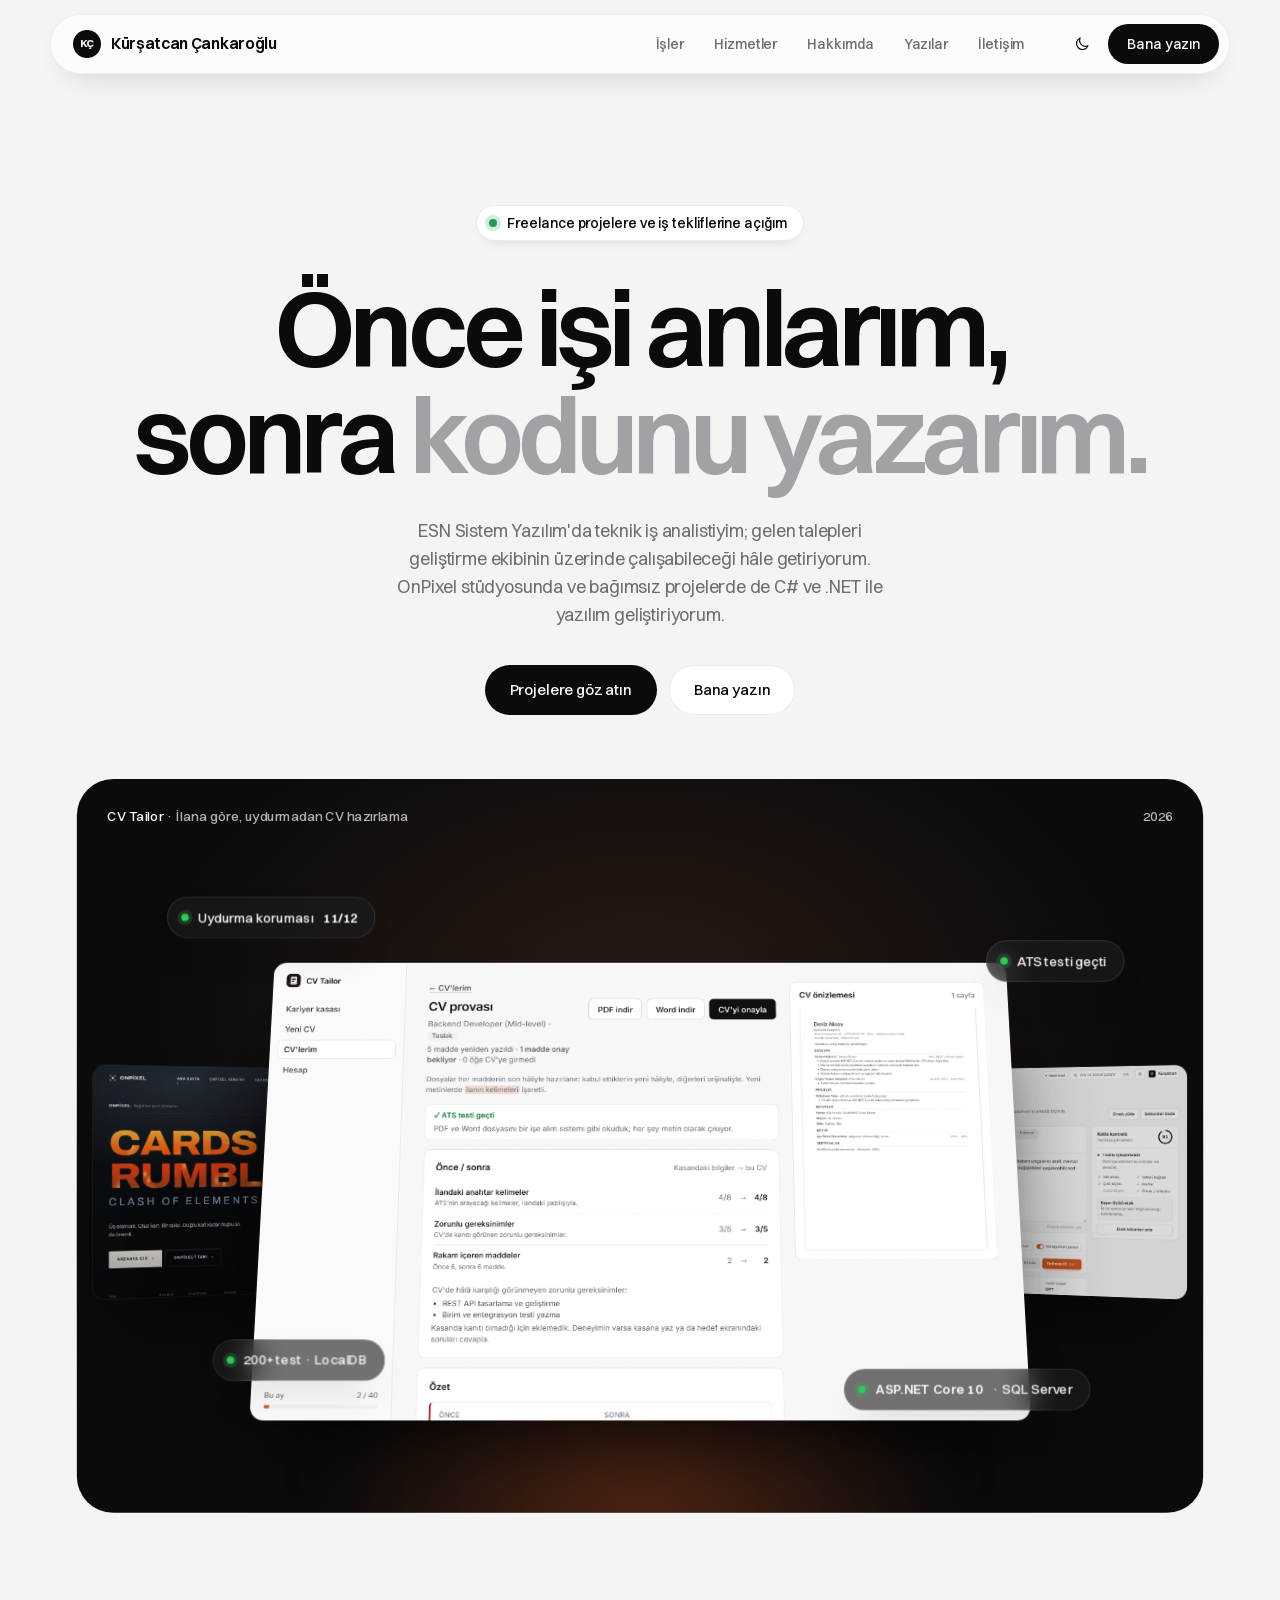
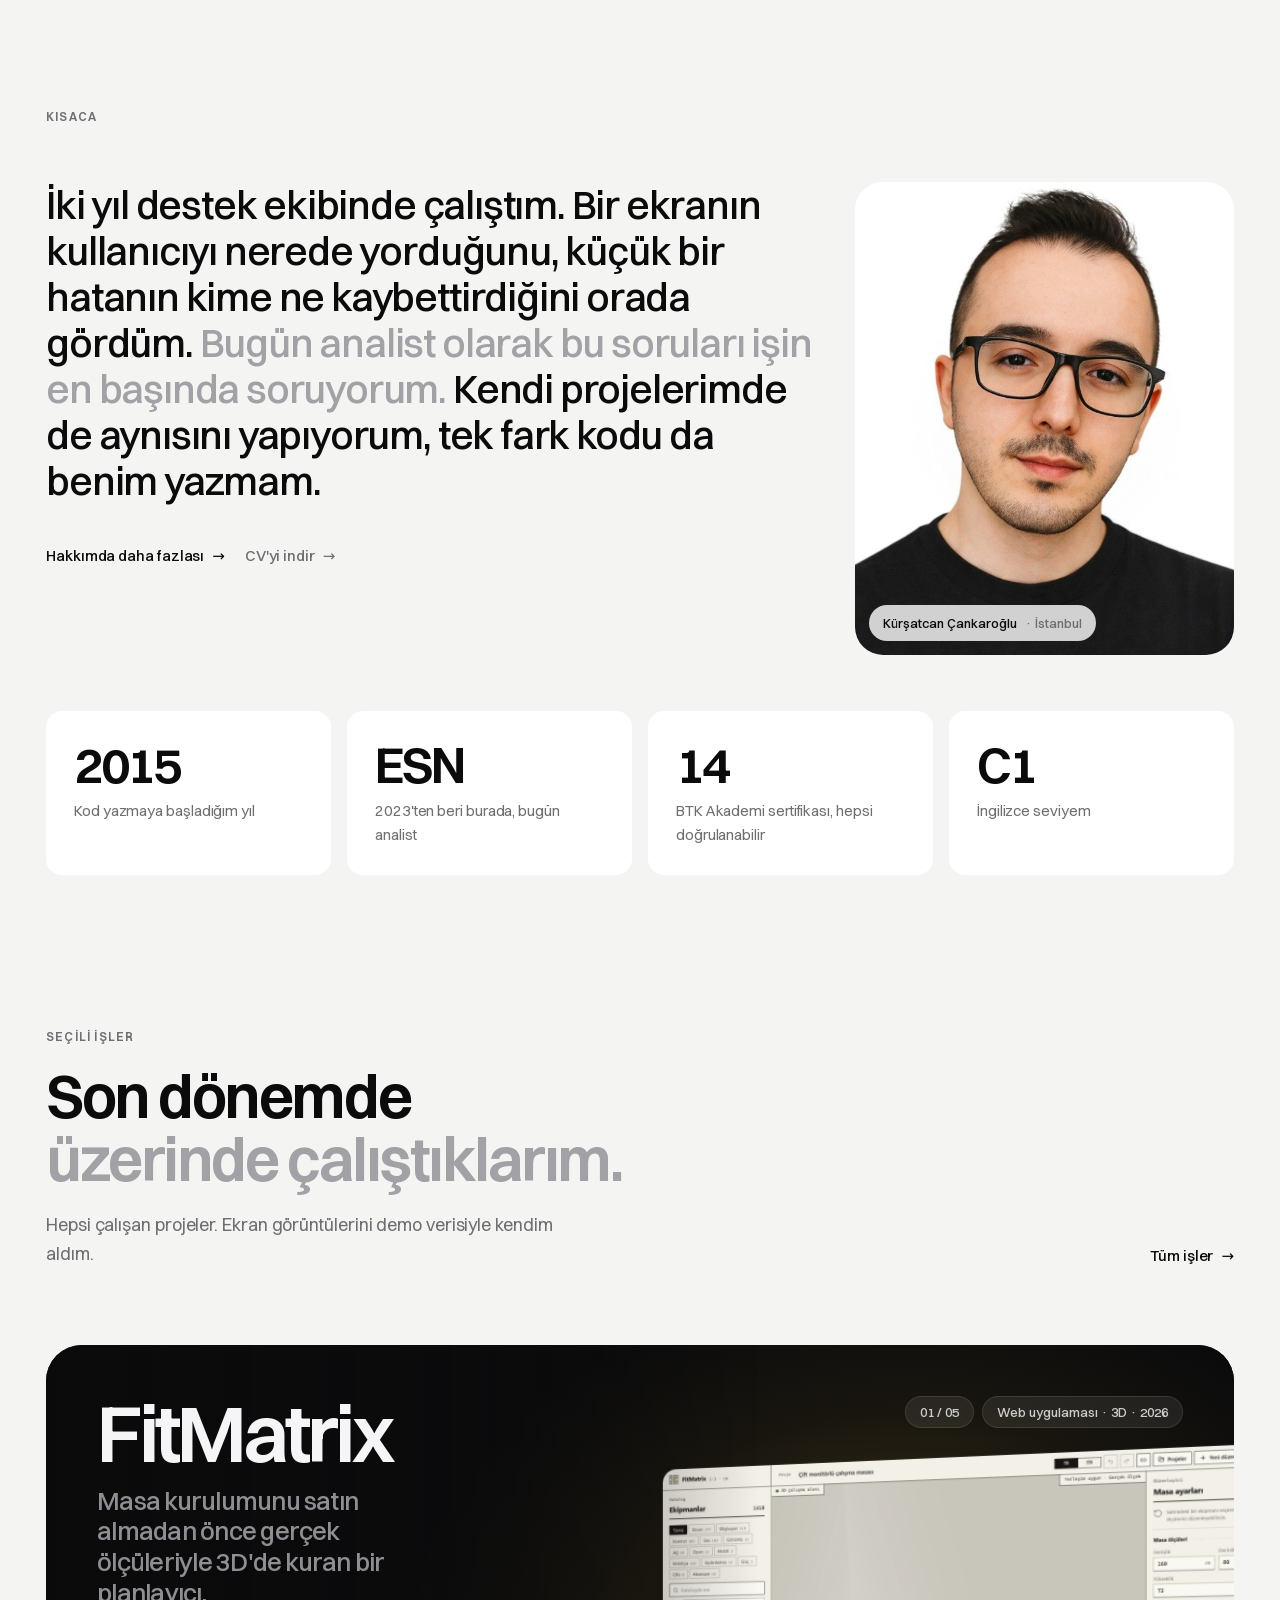
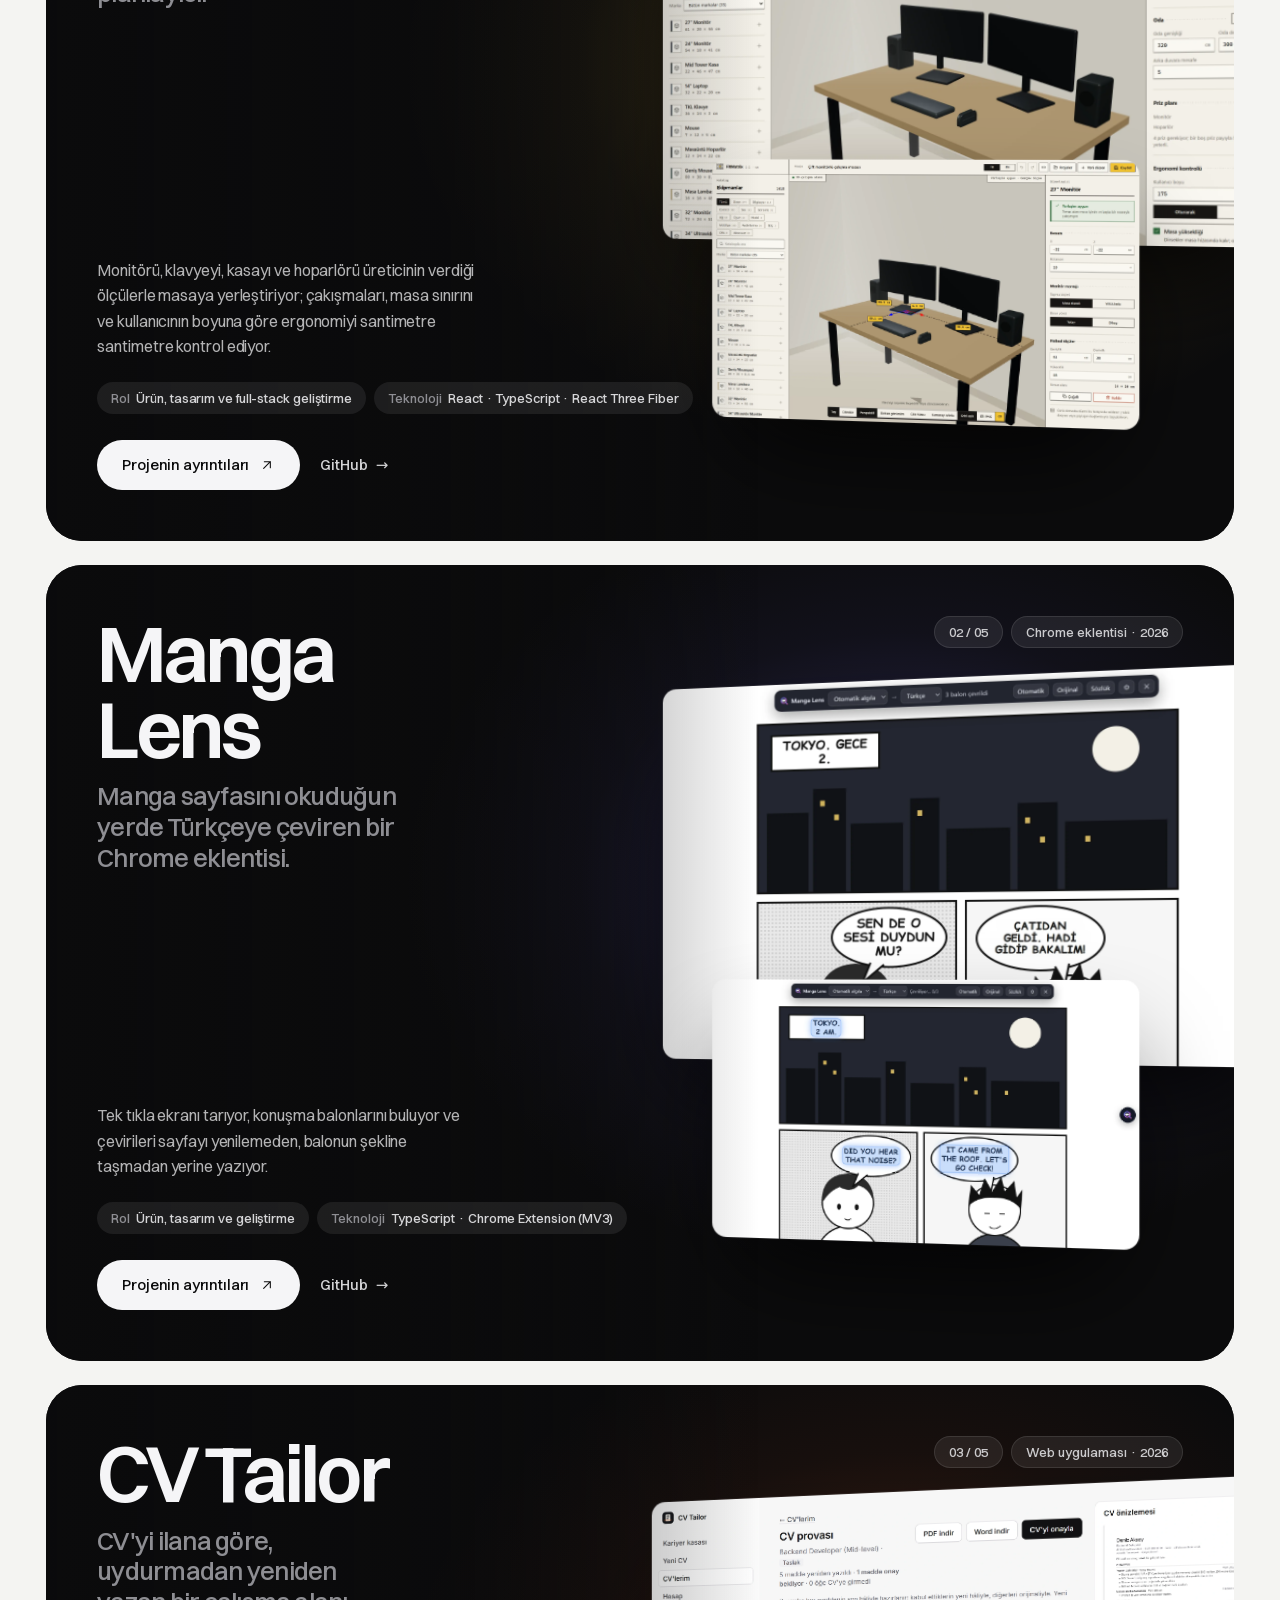
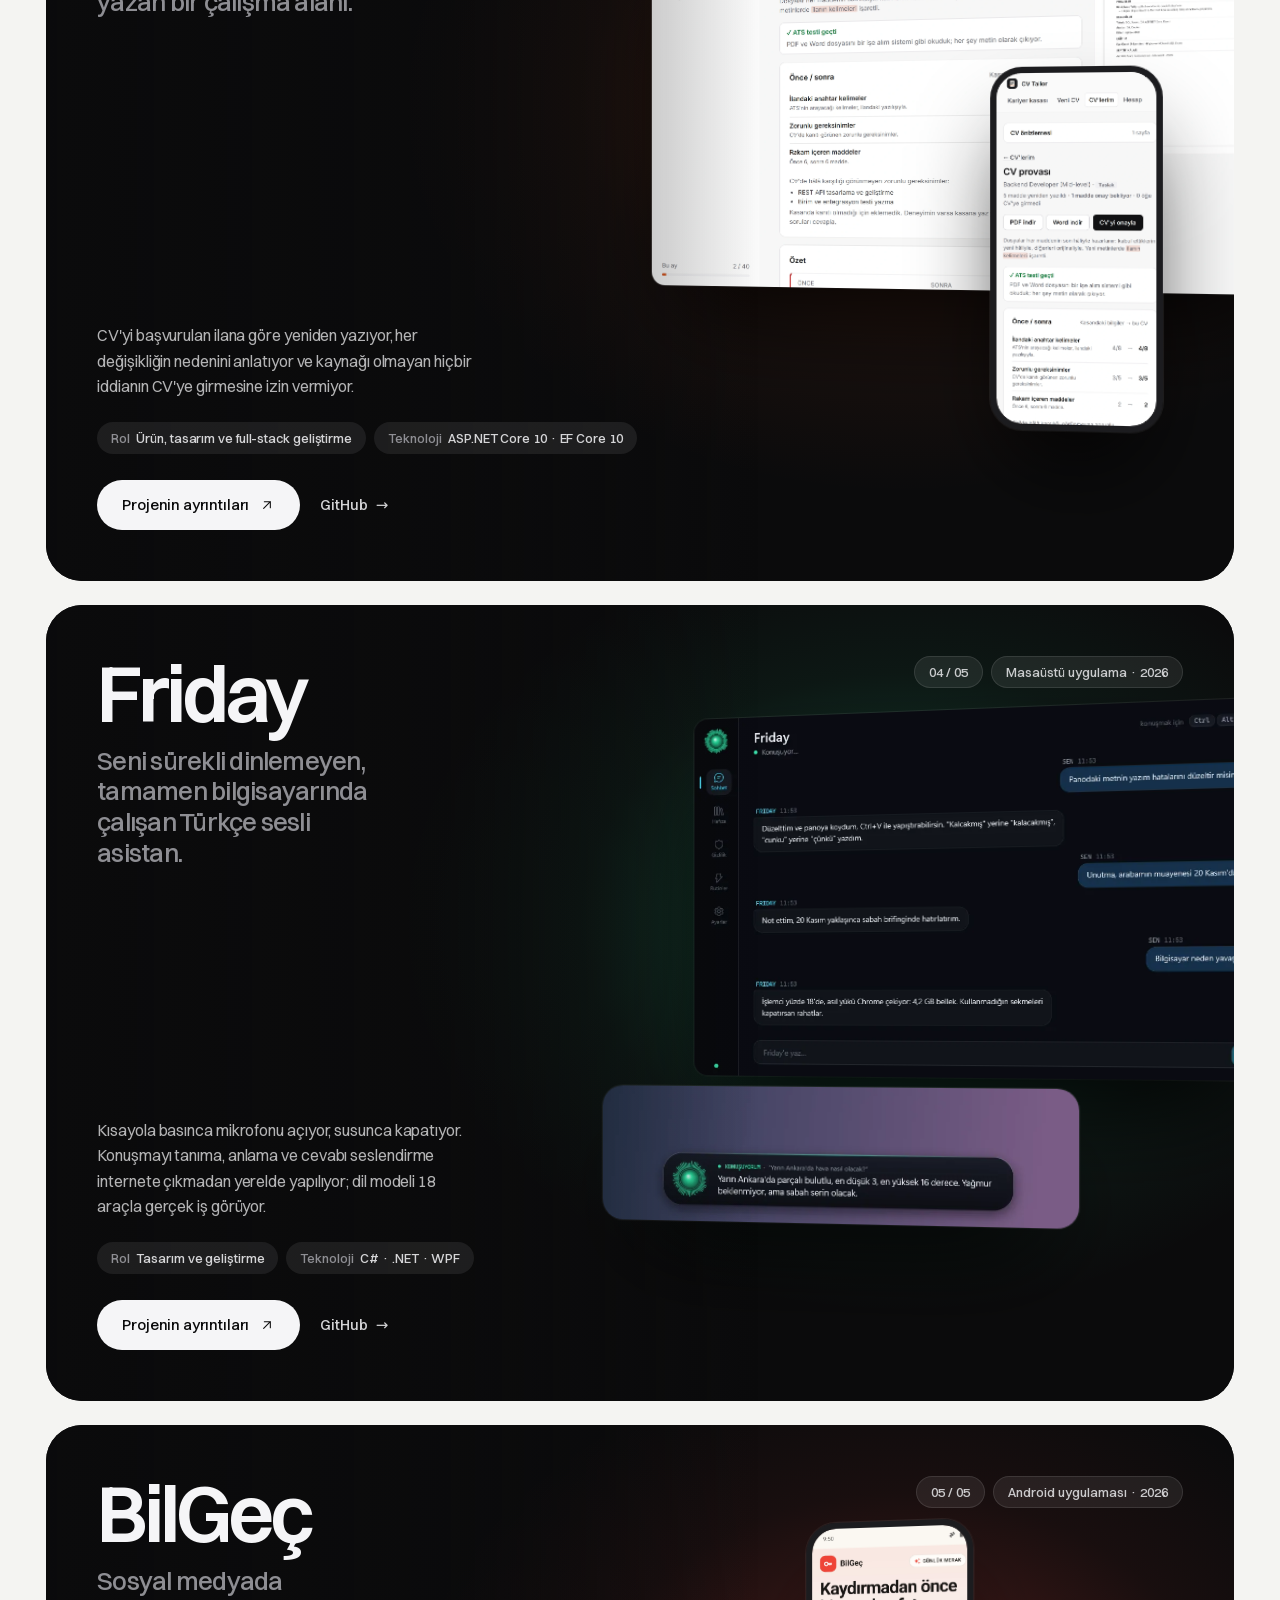
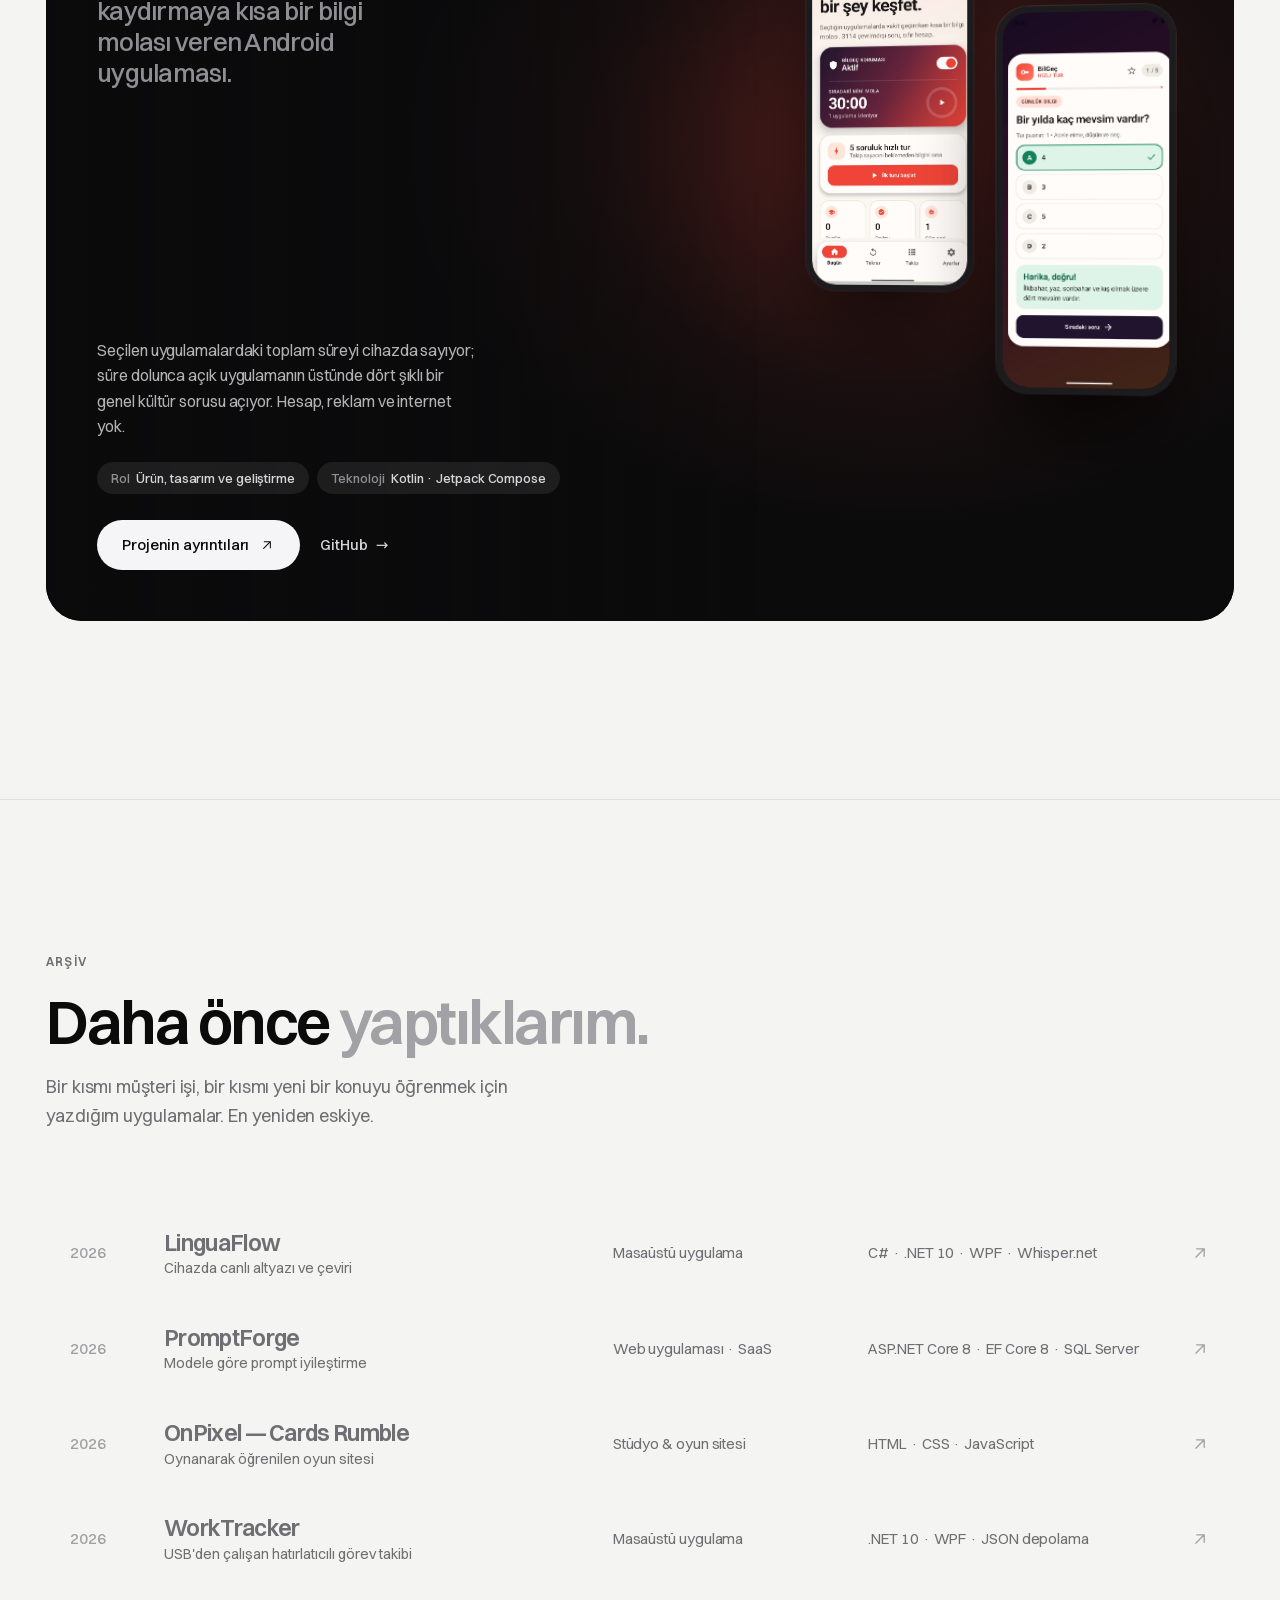
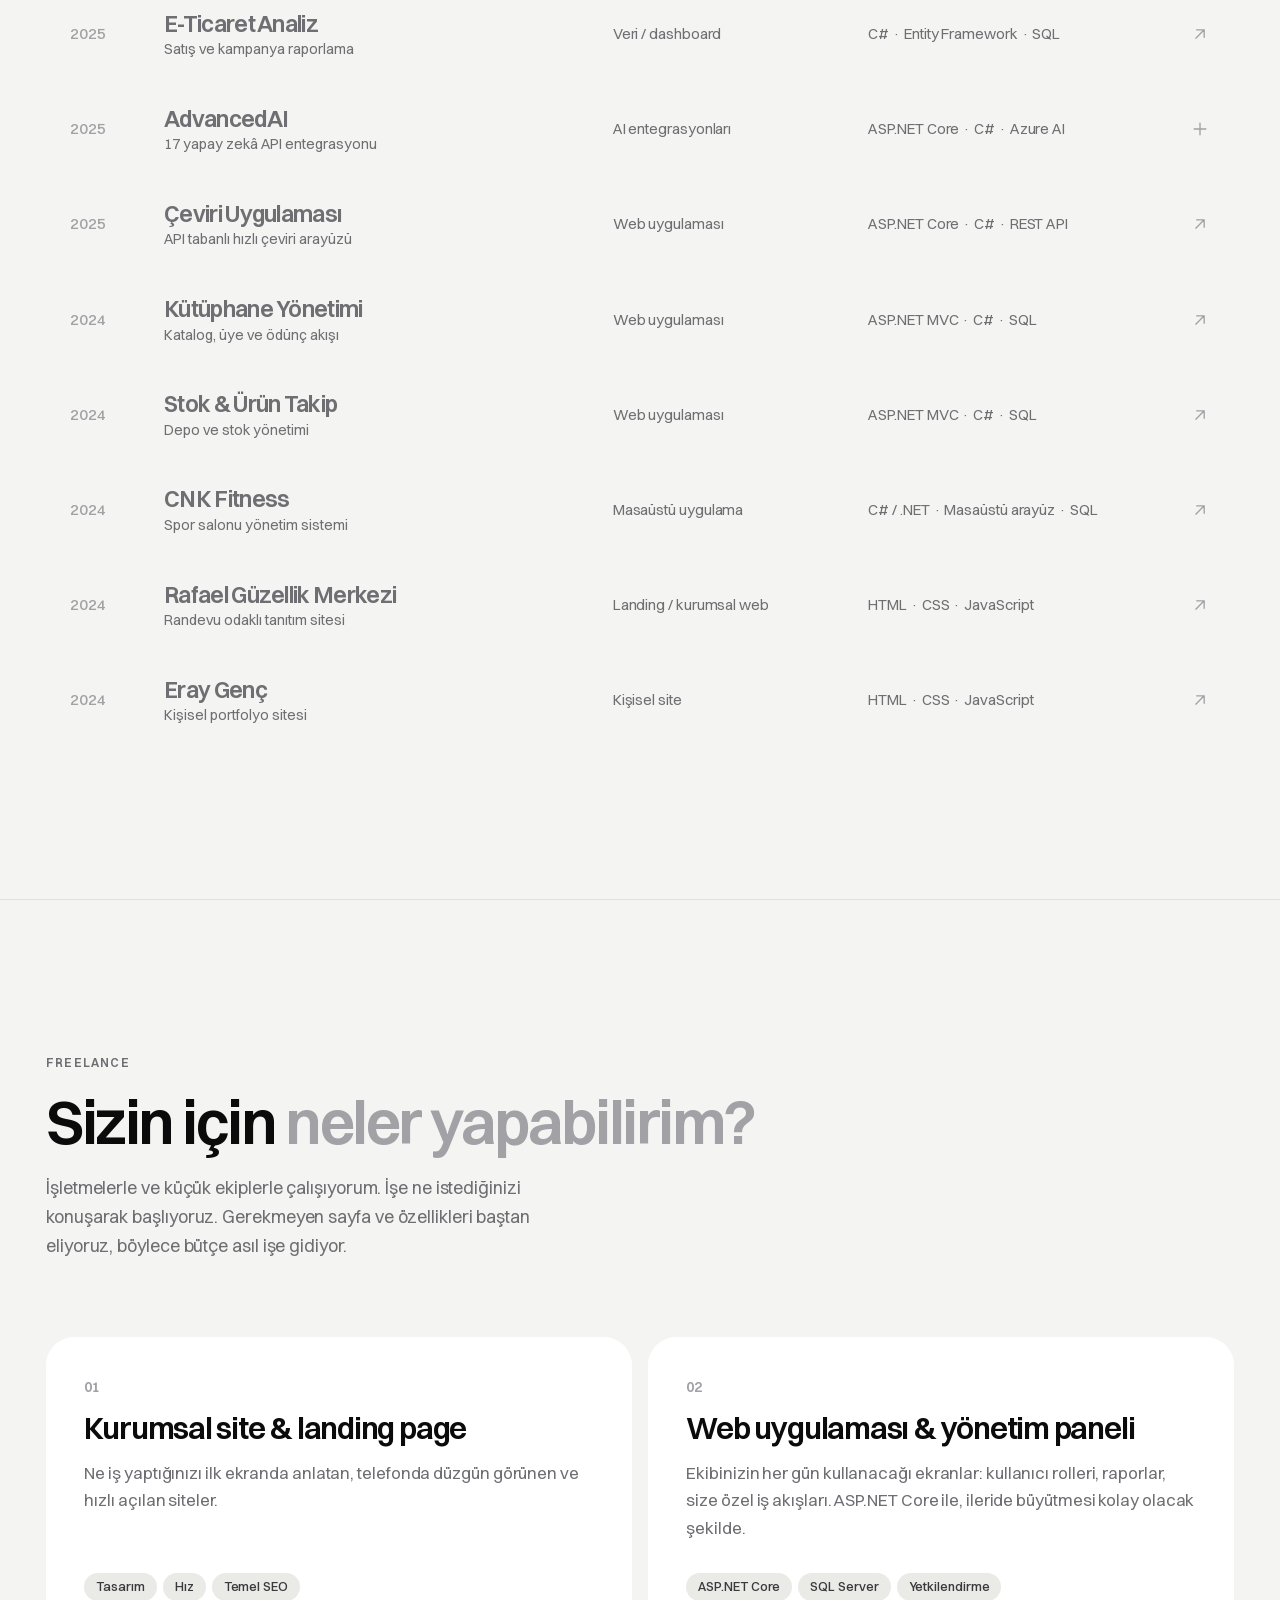
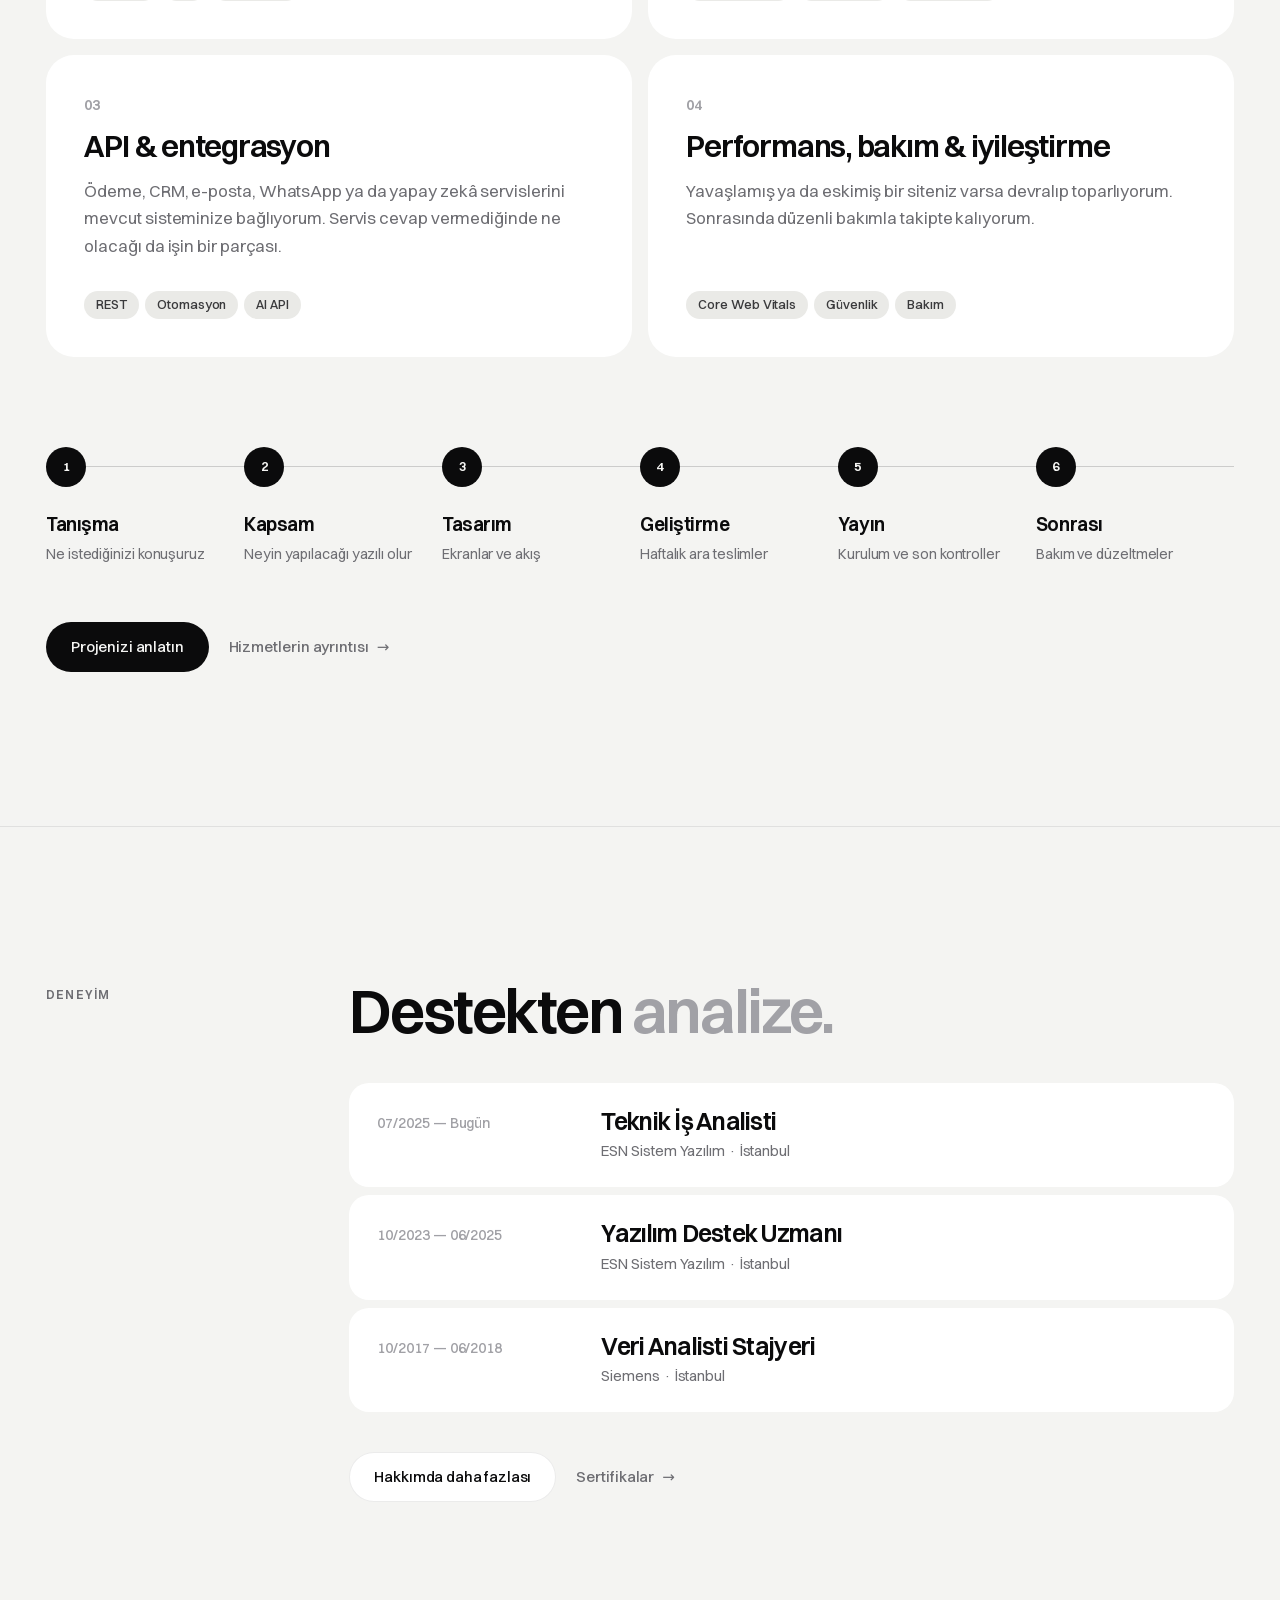
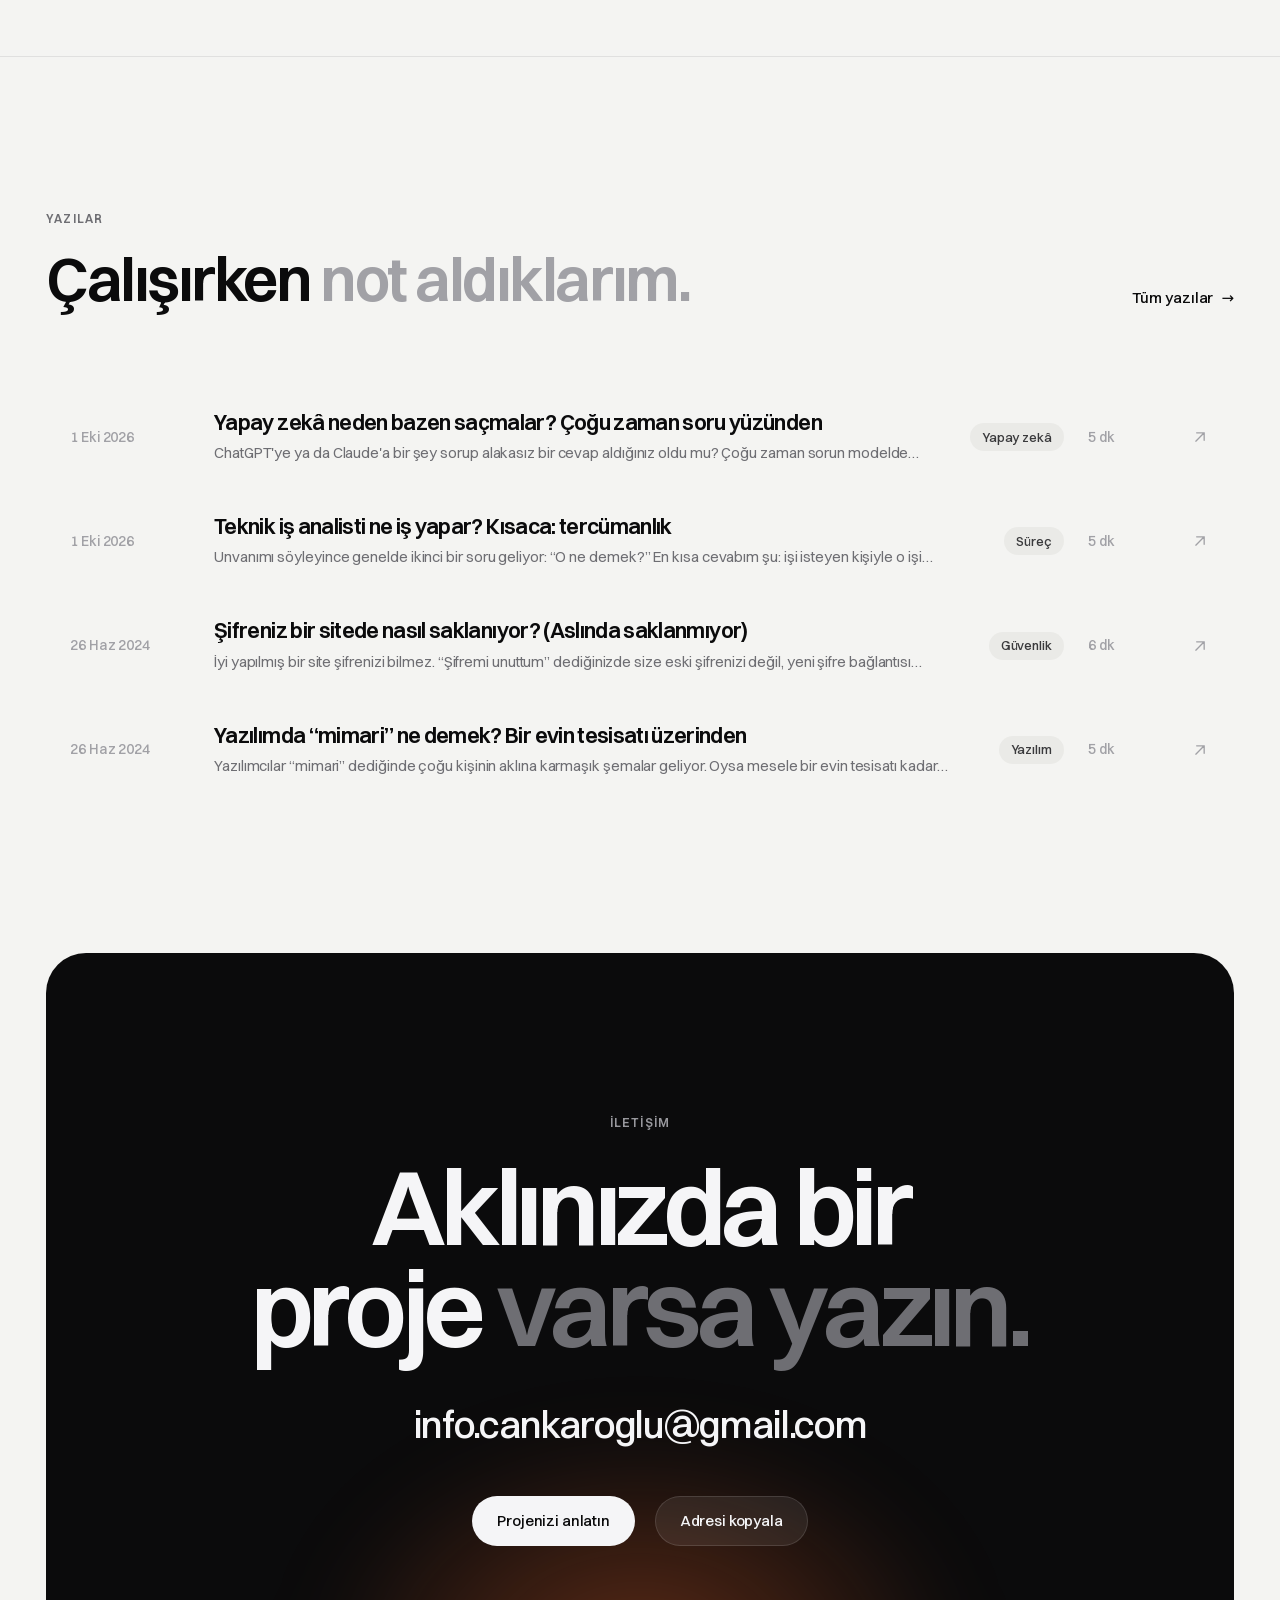
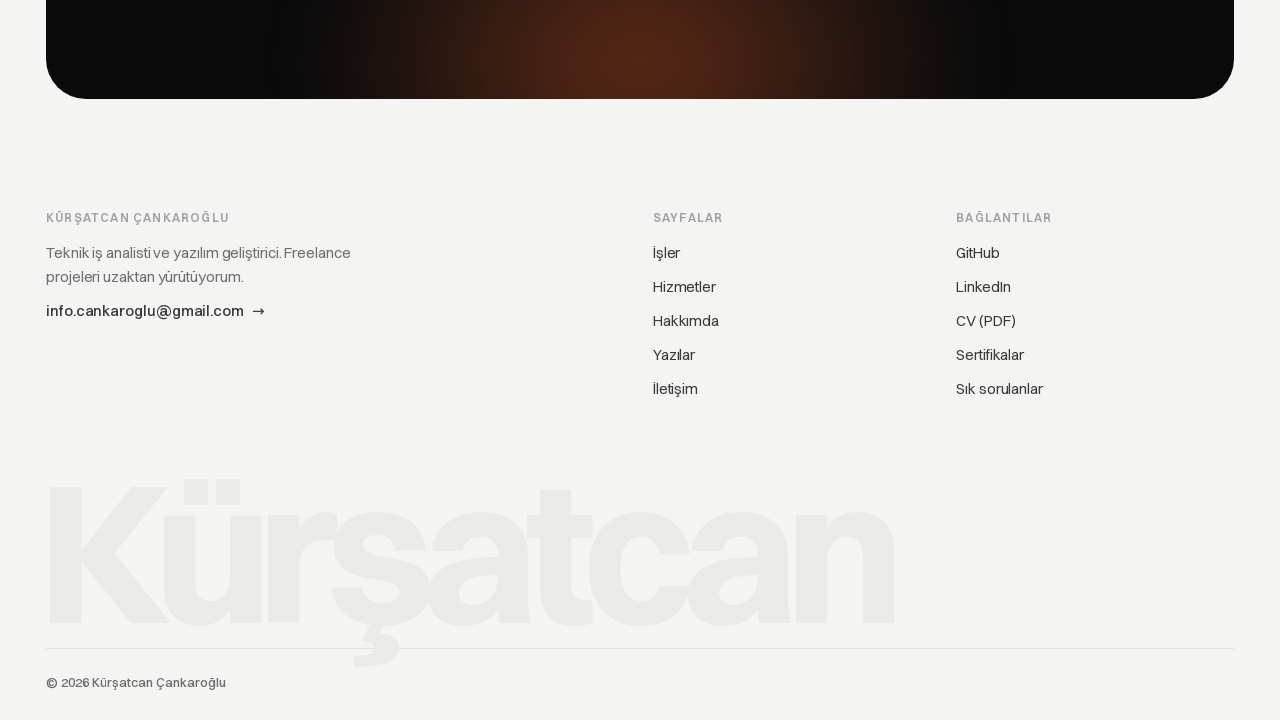
<file: index.html>
<!doctype html>
<html lang="tr" data-theme="light">
<head>
<meta charset="utf-8">
<meta name="viewport" content="width=device-width, initial-scale=1">
<meta http-equiv="Content-Security-Policy" content="default-src 'self'; base-uri 'none'; object-src 'none'; img-src 'self' data:; font-src 'self'; style-src 'self' 'unsafe-inline'; script-src 'self' https://cdn.jsdelivr.net; connect-src 'self' https://api.emailjs.com https://formsubmit.co; frame-src 'self' https://formsubmit.co; form-action 'self' https://formsubmit.co; upgrade-insecure-requests">
<title>Kürşatcan Çankaroğlu — Teknik iş analisti ve yazılım geliştirici</title>
<meta name="description" content="Kürşatcan Çankaroğlu. ESN Sistem Yazılım'da teknik iş analisti; kendi stüdyosu OnPixel'de ve kendi projelerinde C# ve .NET ile yazılım geliştiriyor. Projeler, yazılar ve iletişim.">
<meta name="author" content="Kürşatcan Çankaroğlu">
<meta name="theme-color" content="#f4f4f2">
<meta property="og:type" content="website">
<meta property="og:locale" content="tr_TR">
<meta property="og:title" content="Kürşatcan Çankaroğlu — Teknik iş analisti ve yazılım geliştirici">
<meta property="og:description" content="Önce işi anlarım, sonra kodunu yazarım. Projeler, yazılar ve iletişim.">
<meta property="og:image" content="assets/media/brand/og.png">
<meta name="twitter:card" content="summary_large_image">
<link rel="icon" href="assets/media/brand/favicon.svg" type="image/svg+xml">
<link rel="apple-touch-icon" href="assets/media/brand/apple-touch-icon.png">
<link rel="manifest" href="manifest.webmanifest">
<link rel="preload" href="assets/fonts/switzer-variable.woff2" as="font" type="font/woff2" crossorigin>
<script src="assets/js/kursat-theme.js?v=20261014"></script>
<link rel="stylesheet" href="assets/css/kursat.css?v=20261026">
<script src="assets/js/kursat-core.js?v=20261014" defer></script>
<script src="assets/js/kursat-projects.js?v=20261026" defer></script>
<script src="assets/js/kursat-posts.js?v=20261014" defer></script>
<script src="assets/js/kursat-certificates.js?v=20261014" defer></script>
<script src="assets/js/kursat-content.js?v=20261026" defer></script>
</head>
<body>
<a class="kursat-skip" href="#kursat-main">İçeriğe geç</a>

<!-- kursat:header -->
<header class="kursat-header">
  <div class="kursat-container kursat-header-inner">
    <a class="kursat-brand" href="index.html" aria-label="Kürşatcan Çankaroğlu, ana sayfa">
      <span class="kursat-brand-mark" aria-hidden="true">KÇ</span>
      <span>Kürşatcan <span class="kursat-brand-surname">Çankaroğlu</span></span>
    </a>
    <nav class="kursat-nav" aria-label="Ana menü">
      <a href="portfolio.html">İşler</a>
      <a href="service.html">Hizmetler</a>
      <a href="about.html">Hakkımda</a>
      <a href="news.html">Yazılar</a>
      <a href="contact.html">İletişim</a>
    </nav>
    <div class="kursat-header-tools">
      <button class="kursat-icon-button kursat-theme-toggle" type="button" data-kursat-theme-toggle aria-label="Temayı değiştir">
        <svg class="kursat-icon-moon" viewBox="0 0 24 24" fill="none" stroke="currentColor" stroke-width="1.6" stroke-linecap="round" stroke-linejoin="round" aria-hidden="true"><path d="M20 14.5A8 8 0 0 1 9.5 4a8 8 0 1 0 10.5 10.5Z"/></svg>
        <svg class="kursat-icon-sun" viewBox="0 0 24 24" fill="none" stroke="currentColor" stroke-width="1.6" stroke-linecap="round" aria-hidden="true"><circle cx="12" cy="12" r="4"/><path d="M12 2.5v2M12 19.5v2M2.5 12h2M19.5 12h2M5.3 5.3l1.4 1.4M17.3 17.3l1.4 1.4M5.3 18.7l1.4-1.4M17.3 6.7l1.4-1.4"/></svg>
      </button>
      <a class="kursat-button kursat-button--small" href="contact.html">Bana yazın</a>
      <button class="kursat-icon-button kursat-menu-button" type="button" data-kursat-menu aria-expanded="false" aria-controls="kursat-drawer" aria-label="Menüyü aç">
        <svg viewBox="0 0 24 24" fill="none" stroke="currentColor" stroke-width="1.6" stroke-linecap="round" aria-hidden="true"><path d="M4 9h16M4 15h16"/></svg>
      </button>
    </div>
  </div>
</header>

<div class="kursat-drawer" id="kursat-drawer" aria-hidden="true">
  <nav aria-label="Mobil menü">
    <a href="index.html">Ana sayfa <span>00</span></a>
    <a href="portfolio.html">İşler <span>01</span></a>
    <a href="service.html">Hizmetler <span>02</span></a>
    <a href="about.html">Hakkımda <span>03</span></a>
    <a href="news.html">Yazılar <span>04</span></a>
    <a href="contact.html">İletişim <span>05</span></a>
  </nav>
  <div class="kursat-drawer-foot">
    <a href="mailto:info.cankaroglu@gmail.com">info.cankaroglu@gmail.com</a>
    <a href="https://github.com/kursatcnk">GitHub</a>
    <a href="https://www.linkedin.com/in/kursatcnk/">LinkedIn</a>
  </div>
</div>
<!-- /kursat:header -->

<main id="kursat-main">

  <!-- Giriş -->
  <section class="kursat-hero">
    <div class="kursat-container">
      <div class="kursat-hero-meta kursat-reveal">
        <span class="kursat-pill-status"><span class="kursat-dot" aria-hidden="true"></span>Freelance projelere ve iş tekliflerine açığım</span>
      </div>
      <div class="kursat-hero-body">
        <h1 class="kursat-display kursat-hero-title">
          <span class="kursat-split-line"><span>Önce işi anlarım,</span></span>
          <span class="kursat-split-line"><span style="--_delay:.08s">sonra <span class="kursat-soft">kodunu yazarım.</span></span></span>
        </h1>
        <div class="kursat-hero-copy kursat-reveal" style="--_delay:.25s">
          <p class="kursat-lead">ESN Sistem Yazılım'da teknik iş analistiyim; gelen talepleri geliştirme ekibinin üzerinde çalışabileceği hâle getiriyorum. OnPixel stüdyosunda ve bağımsız projelerde de C# ve .NET ile yazılım geliştiriyorum.</p>
          <div class="kursat-hero-actions">
            <a class="kursat-button" href="#isler">Projelere göz atın</a>
            <a class="kursat-button kursat-button--ghost" href="contact.html">Bana yazın</a>
          </div>
        </div>
      </div>
    </div>
  </section>

  <!-- Ürün paneli -->
  <section class="kursat-showreel kursat-reveal" data-kursat-showreel aria-label="Ürün vitrini">
    <div class="kursat-showreel-frame">
      <div class="kursat-showreel-caption">
        <span><strong>CV Tailor</strong> · İlana göre, uydurmadan CV hazırlama</span>
        <span>2026</span>
      </div>
      <div class="kursat-showreel-stage" aria-hidden="true">
        <div class="kursat-screen kursat-screen--c"><img src="assets/media/work/cards-rumble/home-lg.webp" alt="" decoding="async"></div>
        <div class="kursat-screen kursat-screen--b"><img src="assets/media/work/promptforge/forge-lg.webp" alt="" decoding="async"></div>
        <div class="kursat-screen kursat-screen--a"><img src="assets/media/work/cv-tailor/review-lg.webp" alt="" decoding="async"></div>
      </div>
      <span class="kursat-badge kursat-badge--1" aria-hidden="true"><i></i>Uydurma koruması <b>11/12</b></span>
      <span class="kursat-badge kursat-badge--2" aria-hidden="true"><i></i>ATS testi geçti</span>
      <span class="kursat-badge kursat-badge--3" aria-hidden="true"><i></i>200+ test · LocalDB</span>
      <span class="kursat-badge kursat-badge--4" aria-hidden="true"><i></i><b>ASP.NET Core 10</b> · SQL Server</span>
    </div>
  </section>

  <!-- Kısaca -->
  <section class="kursat-section">
    <div class="kursat-container kursat-grid kursat-intro">
      <span class="kursat-eyebrow kursat-intro-label">Kısaca</span>
      <div class="kursat-intro-text">
        <p class="kursat-statement kursat-reveal">İki yıl destek ekibinde çalıştım. Bir ekranın kullanıcıyı nerede yorduğunu, küçük bir hatanın kime ne kaybettirdiğini orada gördüm. <em>Bugün analist olarak bu soruları işin en başında soruyorum.</em> Kendi projelerimde de aynısını yapıyorum, tek fark kodu da benim yazmam.</p>
        <div class="kursat-cta-row kursat-reveal">
          <a class="kursat-link" href="about.html">Hakkımda daha fazlası</a>
          <a class="kursat-link kursat-link--muted" href="assets/docs/Kursatcan_Cankaroglu_CV.pdf" download>CV'yi indir</a>
        </div>
      </div>
      <figure class="kursat-portrait kursat-intro-portrait kursat-reveal" style="--_delay:.1s">
        <div class="kursat-portrait-frame"><img src="assets/media/portrait.webp" width="640" height="800" alt="Kürşatcan Çankaroğlu" loading="lazy"></div>
        <figcaption><span class="kursat-label">Kürşatcan Çankaroğlu</span><span class="kursat-label">İstanbul</span></figcaption>
      </figure>
      <div class="kursat-facts kursat-reveal">
        <div class="kursat-fact"><strong>2015</strong><span>Kod yazmaya başladığım yıl</span></div>
        <div class="kursat-fact"><strong>ESN</strong><span>2023'ten beri burada, bugün analist</span></div>
        <div class="kursat-fact"><strong><span data-kursat-count="certificates">14</span></strong><span>BTK Akademi sertifikası, hepsi doğrulanabilir</span></div>
        <div class="kursat-fact"><strong>C1</strong><span>İngilizce seviyem</span></div>
      </div>
    </div>
  </section>

  <!-- Seçili işler -->
  <section id="isler" style="padding-bottom:var(--kursat-section)">
    <div class="kursat-container">
      <div class="kursat-grid kursat-section-head">
        <span class="kursat-label">Seçili işler</span>
        <div class="kursat-section-head-title">
          <h2 class="kursat-h2 kursat-reveal">Son dönemde <span class="kursat-soft">üzerinde çalıştıklarım.</span></h2>
          <p class="kursat-reveal">Hepsi çalışan projeler. Ekran görüntülerini demo verisiyle kendim aldım.</p>
        </div>
        <a class="kursat-section-head-aside kursat-link" href="portfolio.html">Tüm işler</a>
      </div>
    </div>
    <div class="kursat-scenes" data-kursat-scenes></div>
  </section>

  <!-- Arşiv -->
  <section class="kursat-section kursat-section--line">
    <div class="kursat-container">
      <div class="kursat-grid kursat-section-head">
        <span class="kursat-label">Arşiv</span>
        <div class="kursat-section-head-title">
          <h2 class="kursat-h2 kursat-reveal">Daha önce <span class="kursat-soft">yaptıklarım.</span></h2>
          <p class="kursat-reveal">Bir kısmı müşteri işi, bir kısmı yeni bir konuyu öğrenmek için yazdığım uygulamalar. En yeniden eskiye.</p>
        </div>
      </div>
      <div class="kursat-index kursat-reveal" data-kursat-index></div>
    </div>
  </section>

  <!-- Hizmetler -->
  <section class="kursat-section kursat-section--line">
    <div class="kursat-container">
      <div class="kursat-grid kursat-section-head">
        <span class="kursat-label">Freelance</span>
        <div class="kursat-section-head-title">
          <h2 class="kursat-h2 kursat-reveal">Sizin için <span class="kursat-soft">neler yapabilirim?</span></h2>
          <p class="kursat-reveal">İşletmelerle ve küçük ekiplerle çalışıyorum. İşe ne istediğinizi konuşarak başlıyoruz. Gerekmeyen sayfa ve özellikleri baştan eliyoruz, böylece bütçe asıl işe gidiyor.</p>
        </div>
      </div>

      <div class="kursat-services">
        <article class="kursat-service kursat-reveal">
          <span class="kursat-service-no">01</span>
          <h3>Kurumsal site &amp; landing page</h3>
          <p>Ne iş yaptığınızı ilk ekranda anlatan, telefonda düzgün görünen ve hızlı açılan siteler.</p>
          <ul><li class="kursat-tag">Tasarım</li><li class="kursat-tag">Hız</li><li class="kursat-tag">Temel SEO</li></ul>
        </article>
        <article class="kursat-service kursat-reveal" style="--_delay:.06s">
          <span class="kursat-service-no">02</span>
          <h3>Web uygulaması &amp; yönetim paneli</h3>
          <p>Ekibinizin her gün kullanacağı ekranlar: kullanıcı rolleri, raporlar, size özel iş akışları. ASP.NET Core ile, ileride büyütmesi kolay olacak şekilde.</p>
          <ul><li class="kursat-tag">ASP.NET Core</li><li class="kursat-tag">SQL Server</li><li class="kursat-tag">Yetkilendirme</li></ul>
        </article>
        <article class="kursat-service kursat-reveal">
          <span class="kursat-service-no">03</span>
          <h3>API &amp; entegrasyon</h3>
          <p>Ödeme, CRM, e-posta, WhatsApp ya da yapay zekâ servislerini mevcut sisteminize bağlıyorum. Servis cevap vermediğinde ne olacağı da işin bir parçası.</p>
          <ul><li class="kursat-tag">REST</li><li class="kursat-tag">Otomasyon</li><li class="kursat-tag">AI API</li></ul>
        </article>
        <article class="kursat-service kursat-reveal" style="--_delay:.06s">
          <span class="kursat-service-no">04</span>
          <h3>Performans, bakım &amp; iyileştirme</h3>
          <p>Yavaşlamış ya da eskimiş bir siteniz varsa devralıp toparlıyorum. Sonrasında düzenli bakımla takipte kalıyorum.</p>
          <ul><li class="kursat-tag">Core Web Vitals</li><li class="kursat-tag">Güvenlik</li><li class="kursat-tag">Bakım</li></ul>
        </article>
      </div>

      <div class="kursat-process kursat-reveal" aria-label="Çalışma süreci">
        <div class="kursat-step"><span class="kursat-label">1</span><strong>Tanışma</strong><span>Ne istediğinizi konuşuruz</span></div>
        <div class="kursat-step"><span class="kursat-label">2</span><strong>Kapsam</strong><span>Neyin yapılacağı yazılı olur</span></div>
        <div class="kursat-step"><span class="kursat-label">3</span><strong>Tasarım</strong><span>Ekranlar ve akış</span></div>
        <div class="kursat-step"><span class="kursat-label">4</span><strong>Geliştirme</strong><span>Haftalık ara teslimler</span></div>
        <div class="kursat-step"><span class="kursat-label">5</span><strong>Yayın</strong><span>Kurulum ve son kontroller</span></div>
        <div class="kursat-step"><span class="kursat-label">6</span><strong>Sonrası</strong><span>Bakım ve düzeltmeler</span></div>
      </div>

      <div class="kursat-cta-row kursat-reveal" style="margin-top:56px">
        <a class="kursat-button" href="contact.html">Projenizi anlatın</a>
        <a class="kursat-link kursat-link--muted" href="service.html">Hizmetlerin ayrıntısı</a>
      </div>
    </div>
  </section>

  <!-- Deneyim -->
  <section class="kursat-section kursat-section--line">
    <div class="kursat-container kursat-grid kursat-about">
      <span class="kursat-label kursat-about-label">Deneyim</span>
      <div class="kursat-about-copy">
        <h2 class="kursat-h2 kursat-reveal" style="margin-bottom:40px">Destekten <span class="kursat-soft">analize.</span></h2>
        <ol class="kursat-timeline kursat-reveal">
          <li><time>07/2025 — Bugün</time><div><strong>Teknik İş Analisti</strong><em>ESN Sistem Yazılım · İstanbul</em></div></li>
          <li><time>10/2023 — 06/2025</time><div><strong>Yazılım Destek Uzmanı</strong><em>ESN Sistem Yazılım · İstanbul</em></div></li>
          <li><time>10/2017 — 06/2018</time><div><strong>Veri Analisti Stajyeri</strong><em>Siemens · İstanbul</em></div></li>
        </ol>
        <div class="kursat-cta-row kursat-reveal">
          <a class="kursat-button kursat-button--ghost" href="about.html">Hakkımda daha fazlası</a>
          <a class="kursat-link kursat-link--muted" href="certificates.html">Sertifikalar</a>
        </div>
      </div>
    </div>
  </section>

  <!-- Yazılar -->
  <section class="kursat-section kursat-section--line">
    <div class="kursat-container">
      <div class="kursat-grid kursat-section-head">
        <span class="kursat-label">Yazılar</span>
        <div class="kursat-section-head-title">
          <h2 class="kursat-h2 kursat-reveal">Çalışırken <span class="kursat-soft">not aldıklarım.</span></h2>
        </div>
        <a class="kursat-section-head-aside kursat-link" href="news.html">Tüm yazılar</a>
      </div>
      <div class="kursat-posts kursat-reveal" data-kursat-latest-posts="4"></div>
    </div>
  </section>

  <!-- İletişim -->
  <section class="kursat-cta" data-kursat-tone="night">
    <div class="kursat-container">
      <span class="kursat-label">İletişim</span>
      <h2 class="kursat-display kursat-cta-title kursat-reveal">Aklınızda bir proje <span class="kursat-soft">varsa yazın.</span></h2>
      <a class="kursat-cta-mail kursat-reveal" href="mailto:info.cankaroglu@gmail.com">info.cankaroglu@gmail.com</a>
      <div class="kursat-cta-row kursat-reveal">
        <a class="kursat-button" href="contact.html">Projenizi anlatın</a>
        <button class="kursat-button kursat-button--ghost" type="button" data-kursat-copy="info.cankaroglu@gmail.com" data-kursat-copy-message="E-posta adresi kopyalandı">Adresi kopyala</button>
      </div>
    </div>
  </section>

</main>

<!-- kursat:footer -->
<footer class="kursat-footer">
  <div class="kursat-container">
    <div class="kursat-grid kursat-footer-grid">
      <div class="kursat-footer-col">
        <span class="kursat-label">Kürşatcan Çankaroğlu</span>
        <p>Teknik iş analisti ve yazılım geliştirici. Freelance projeleri uzaktan yürütüyorum.</p>
        <a class="kursat-link" href="mailto:info.cankaroglu@gmail.com">info.cankaroglu@gmail.com</a>
      </div>
      <div class="kursat-footer-col">
        <span class="kursat-label">Sayfalar</span>
        <a href="portfolio.html">İşler</a>
        <a href="service.html">Hizmetler</a>
        <a href="about.html">Hakkımda</a>
        <a href="news.html">Yazılar</a>
        <a href="contact.html">İletişim</a>
      </div>
      <div class="kursat-footer-col">
        <span class="kursat-label">Bağlantılar</span>
        <a href="https://github.com/kursatcnk">GitHub</a>
        <a href="https://www.linkedin.com/in/kursatcnk/">LinkedIn</a>
        <a href="assets/docs/Kursatcan_Cankaroglu_CV.pdf" download>CV (PDF)</a>
        <a href="certificates.html">Sertifikalar</a>
        <a href="faq.html">Sık sorulanlar</a>
      </div>
    </div>
    <p class="kursat-footer-word" aria-hidden="true">Kürşatcan</p>
  </div>
  <div class="kursat-container">
    <div class="kursat-footer-base kursat-label">
      <span>© <span data-kursat-year>2026</span> Kürşatcan Çankaroğlu</span>
    </div>
  </div>
</footer>
<!-- /kursat:footer -->
</body>
</html>
</file>
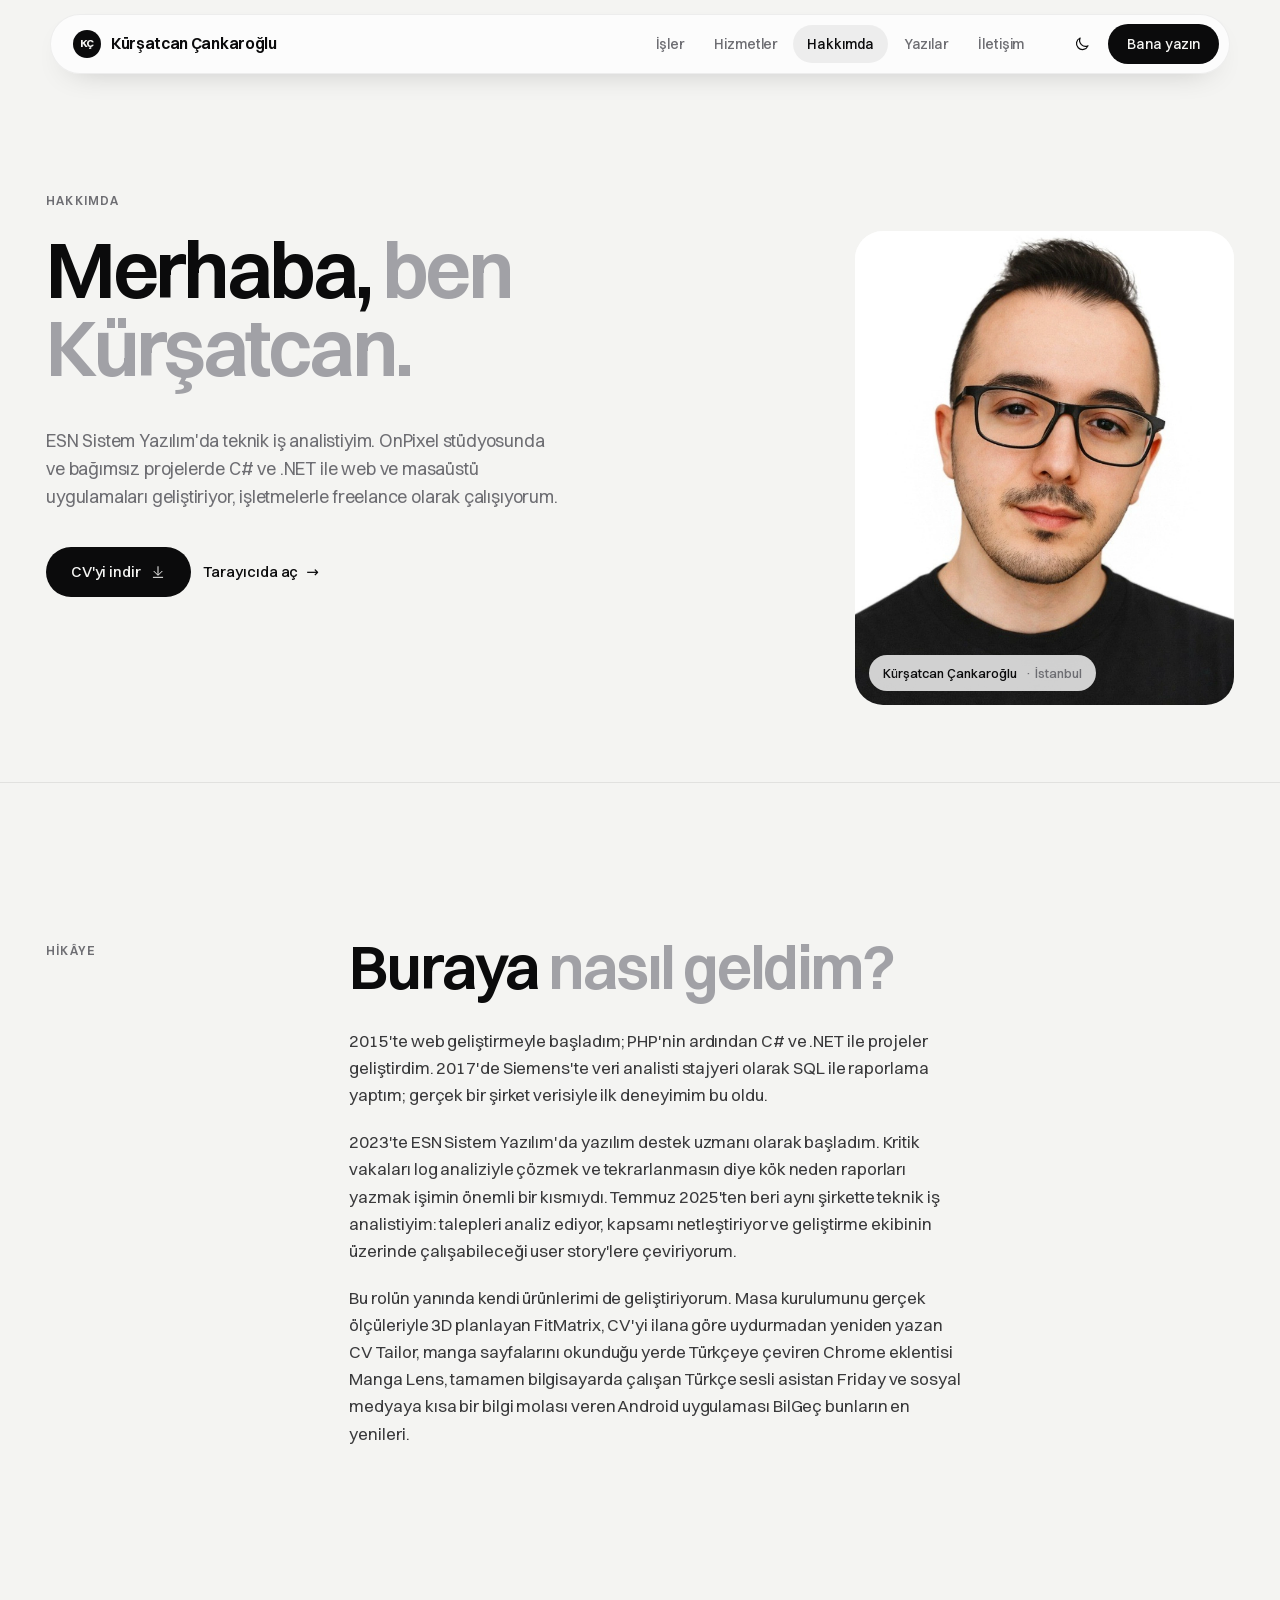
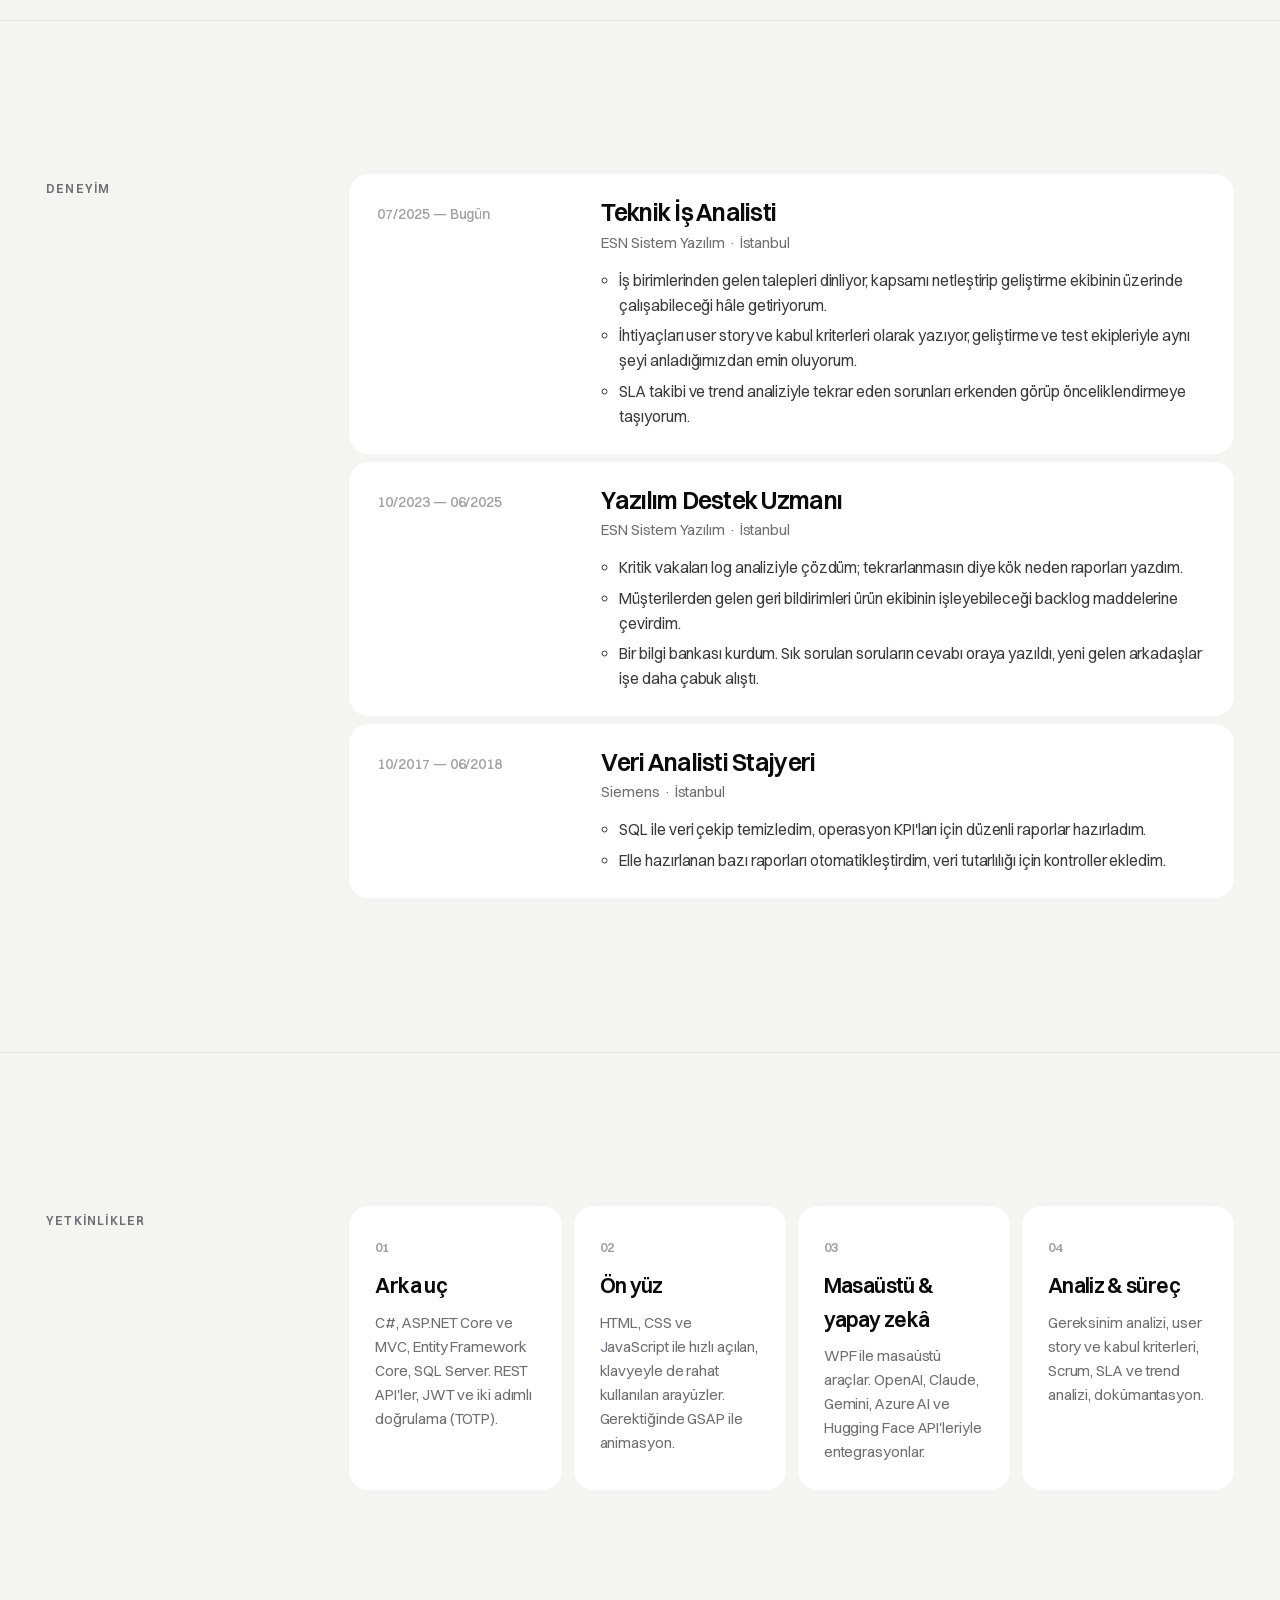
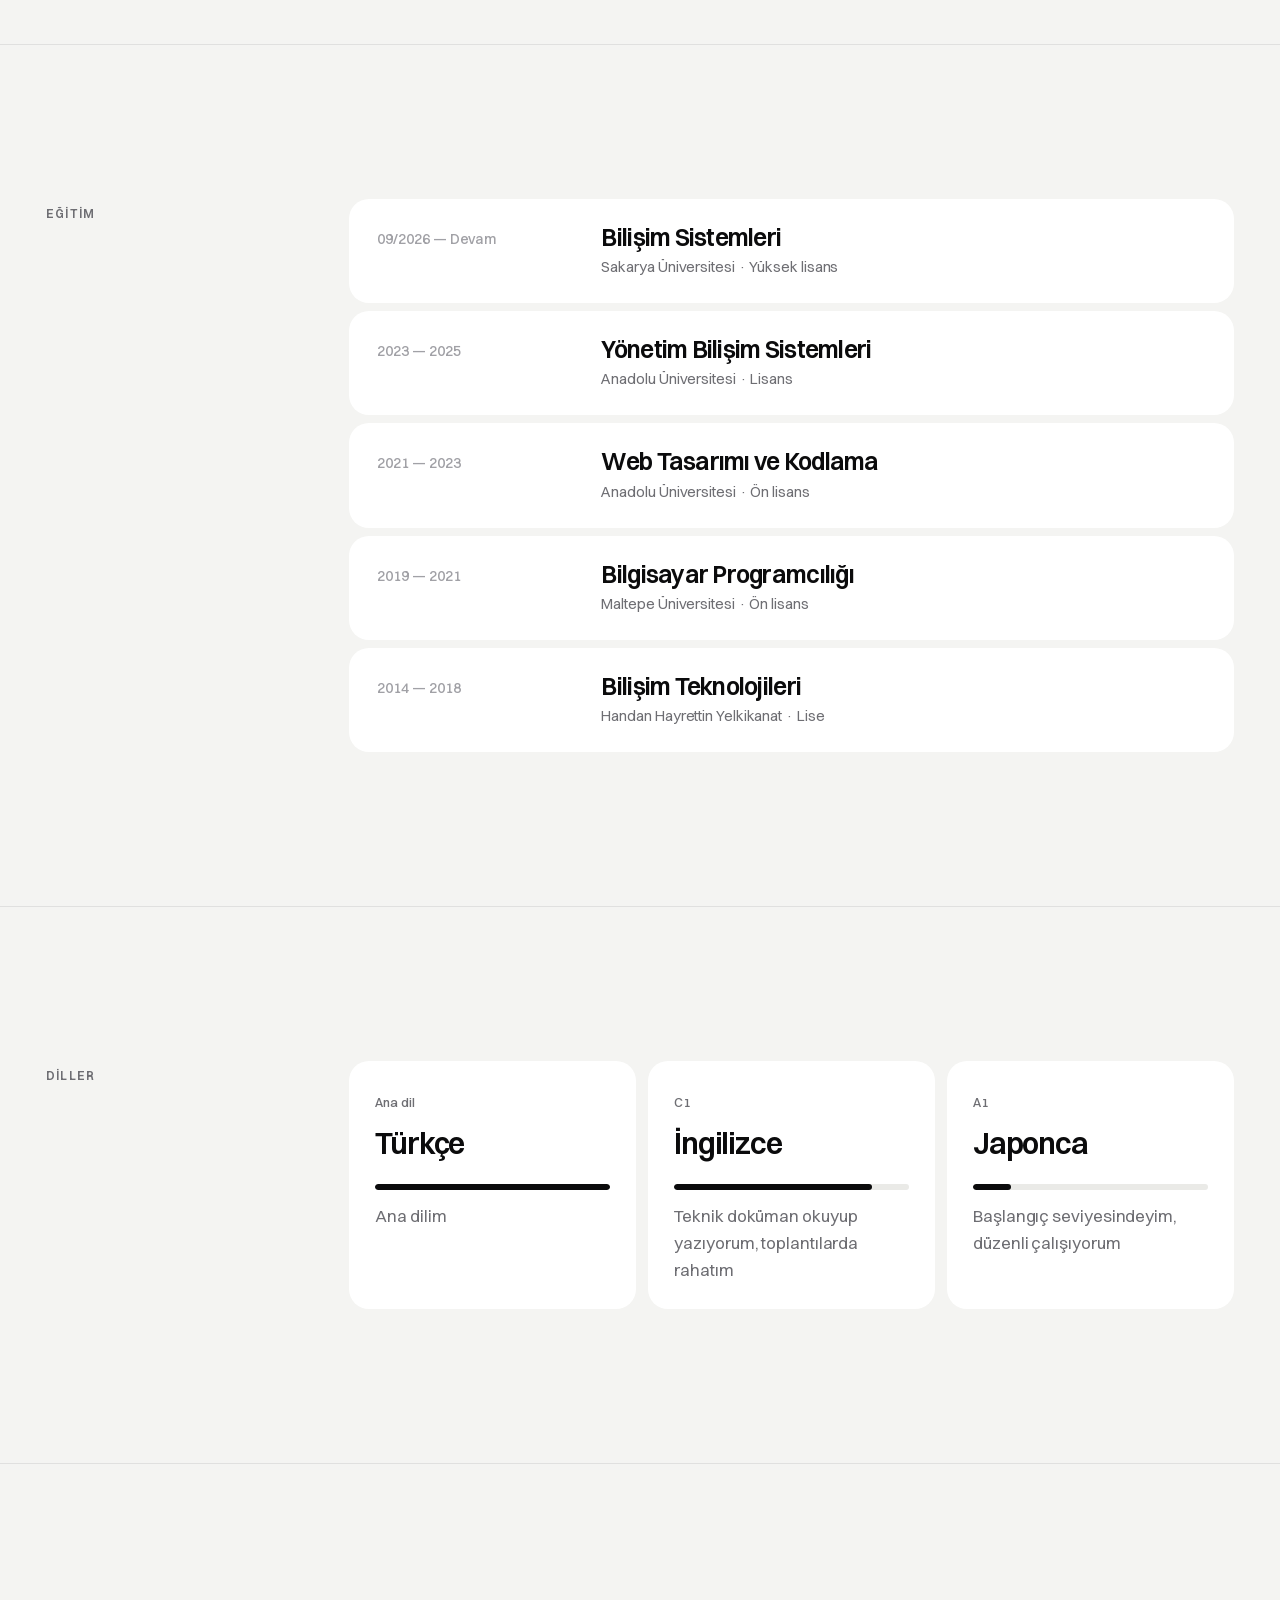
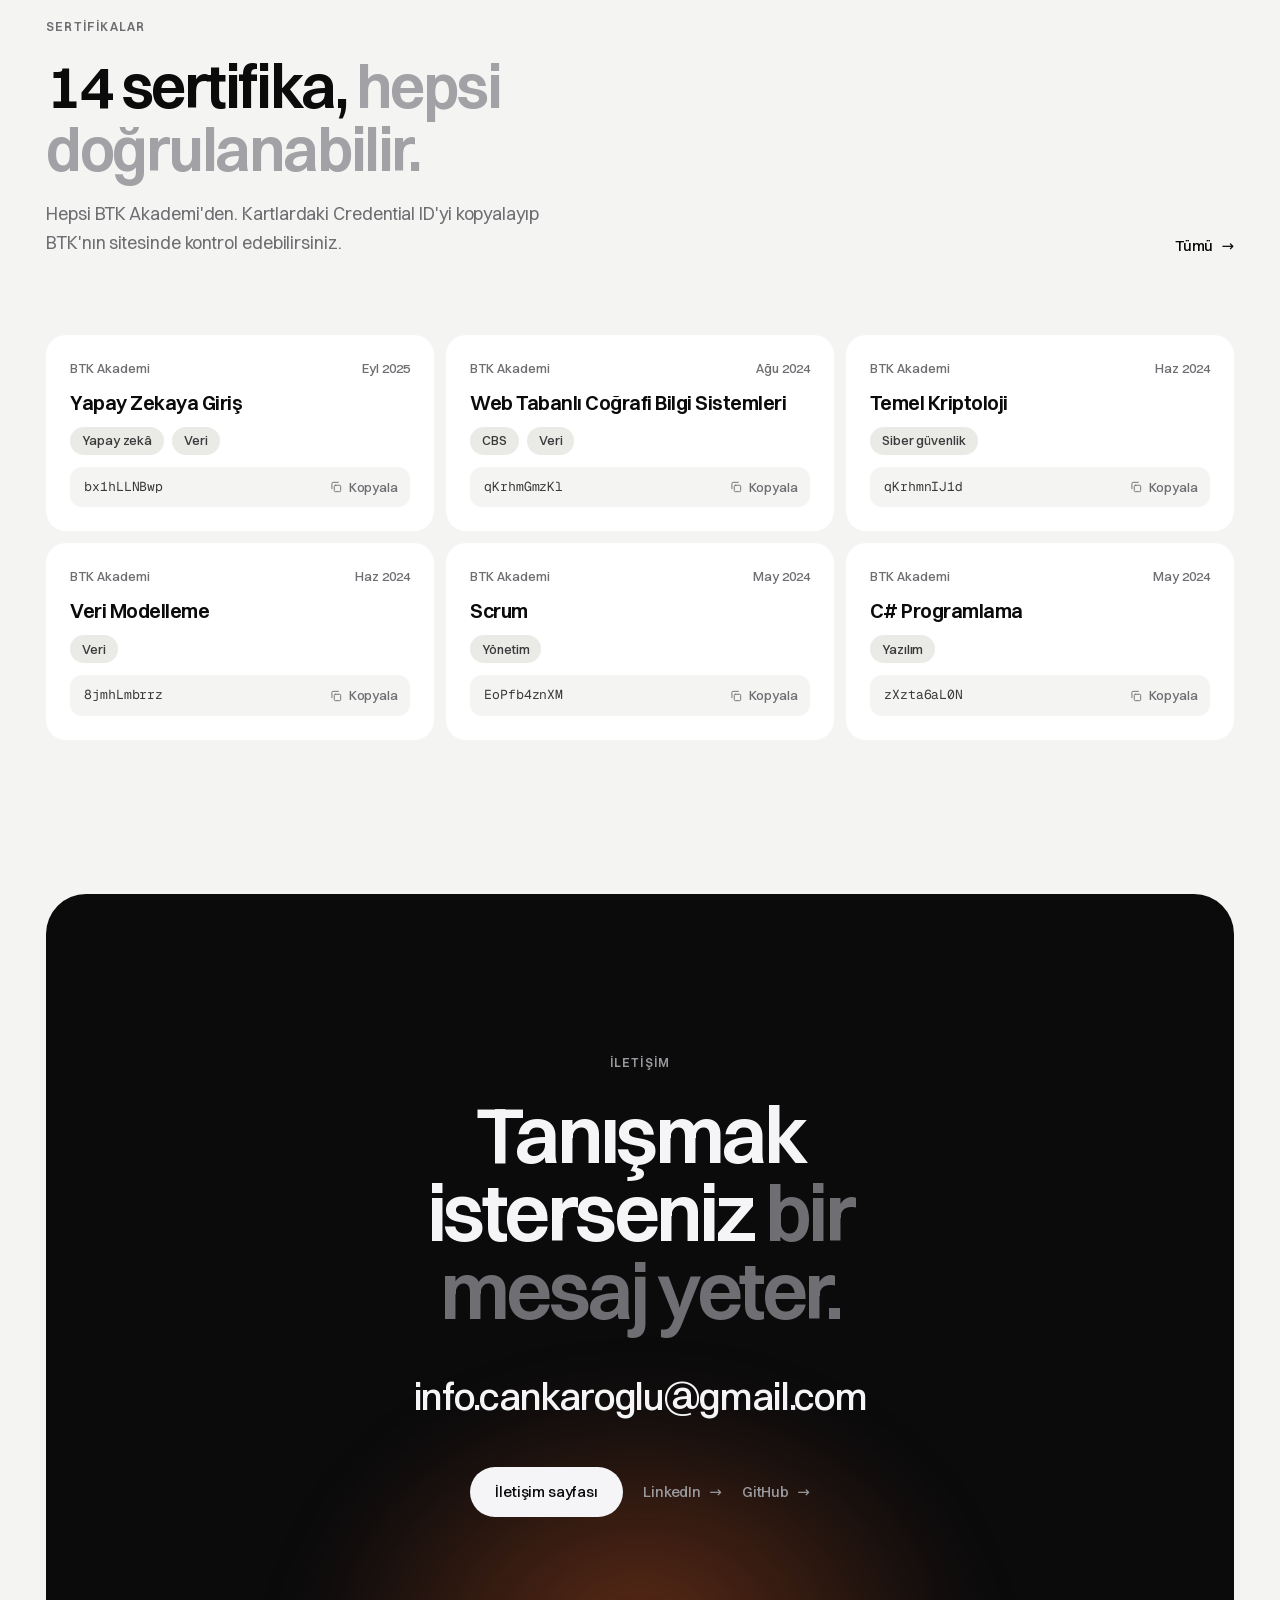
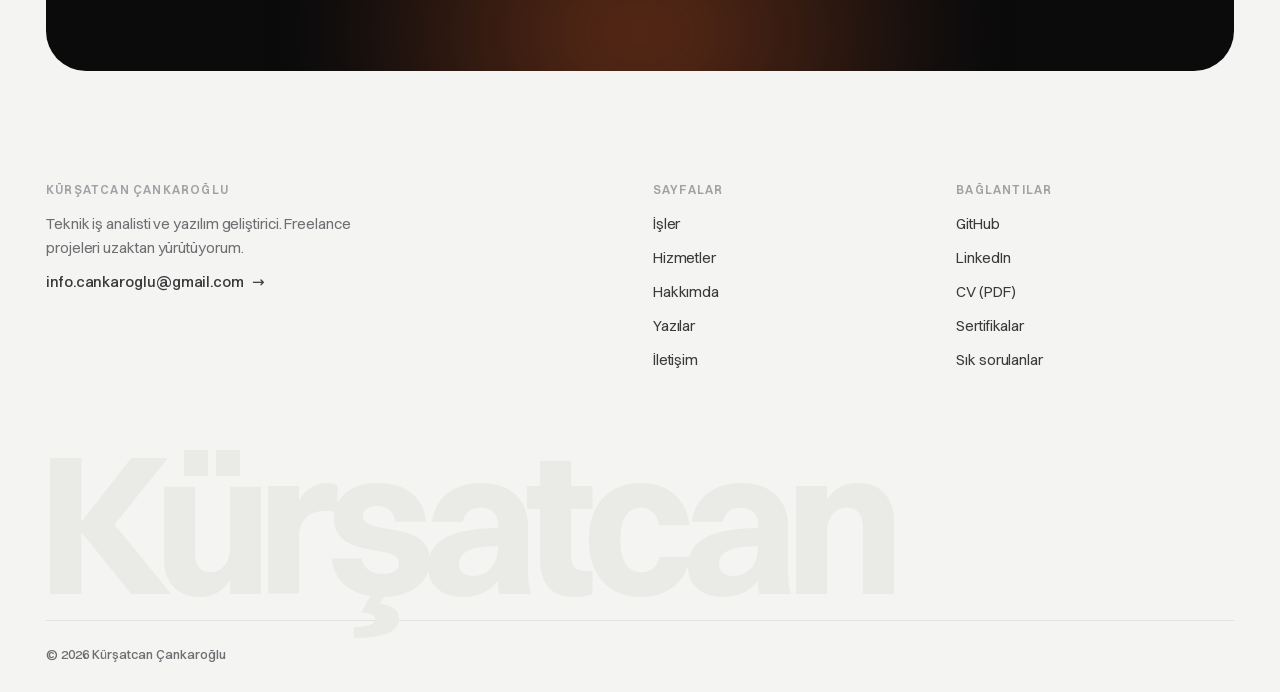
<file: about.html>
<!doctype html>
<html lang="tr" data-theme="light">
<head>
<meta charset="utf-8">
<meta name="viewport" content="width=device-width, initial-scale=1">
<meta http-equiv="Content-Security-Policy" content="default-src 'self'; base-uri 'none'; object-src 'none'; img-src 'self' data:; font-src 'self'; style-src 'self' 'unsafe-inline'; script-src 'self' https://cdn.jsdelivr.net; connect-src 'self' https://api.emailjs.com https://formsubmit.co; frame-src 'self' https://formsubmit.co; form-action 'self' https://formsubmit.co; upgrade-insecure-requests">
<title>Hakkımda — Kürşatcan Çankaroğlu</title>
<meta name="description" content="Kürşatcan Çankaroğlu kimdir? ESN Sistem Yazılım'da teknik iş analisti, C# ve .NET ile yazılım geliştiren biri. Deneyim, eğitim, yetkinlikler ve sertifikalar.">
<meta name="theme-color" content="#f4f4f2">
<meta property="og:title" content="Hakkımda — Kürşatcan Çankaroğlu">
<meta property="og:image" content="assets/media/brand/og.png">
<link rel="icon" href="assets/media/brand/favicon.svg" type="image/svg+xml">
<link rel="apple-touch-icon" href="assets/media/brand/apple-touch-icon.png">
<link rel="manifest" href="manifest.webmanifest">
<link rel="preload" href="assets/fonts/switzer-variable.woff2" as="font" type="font/woff2" crossorigin>
<script src="assets/js/kursat-theme.js?v=20261014"></script>
<link rel="stylesheet" href="assets/css/kursat.css?v=20261026">
<script src="assets/js/kursat-core.js?v=20261014" defer></script>
<script src="assets/js/kursat-certificates.js?v=20261014" defer></script>
<script src="assets/js/kursat-content.js?v=20261026" defer></script>
</head>
<body>
<a class="kursat-skip" href="#kursat-main">İçeriğe geç</a>
<!-- kursat:header -->
<header class="kursat-header">
  <div class="kursat-container kursat-header-inner">
    <a class="kursat-brand" href="index.html" aria-label="Kürşatcan Çankaroğlu, ana sayfa">
      <span class="kursat-brand-mark" aria-hidden="true">KÇ</span>
      <span>Kürşatcan <span class="kursat-brand-surname">Çankaroğlu</span></span>
    </a>
    <nav class="kursat-nav" aria-label="Ana menü">
      <a href="portfolio.html">İşler</a>
      <a href="service.html">Hizmetler</a>
      <a href="about.html" aria-current="page">Hakkımda</a>
      <a href="news.html">Yazılar</a>
      <a href="contact.html">İletişim</a>
    </nav>
    <div class="kursat-header-tools">
      <button class="kursat-icon-button kursat-theme-toggle" type="button" data-kursat-theme-toggle aria-label="Temayı değiştir">
        <svg class="kursat-icon-moon" viewBox="0 0 24 24" fill="none" stroke="currentColor" stroke-width="1.6" stroke-linecap="round" stroke-linejoin="round" aria-hidden="true"><path d="M20 14.5A8 8 0 0 1 9.5 4a8 8 0 1 0 10.5 10.5Z"/></svg>
        <svg class="kursat-icon-sun" viewBox="0 0 24 24" fill="none" stroke="currentColor" stroke-width="1.6" stroke-linecap="round" aria-hidden="true"><circle cx="12" cy="12" r="4"/><path d="M12 2.5v2M12 19.5v2M2.5 12h2M19.5 12h2M5.3 5.3l1.4 1.4M17.3 17.3l1.4 1.4M5.3 18.7l1.4-1.4M17.3 6.7l1.4-1.4"/></svg>
      </button>
      <a class="kursat-button kursat-button--small" href="contact.html">Bana yazın</a>
      <button class="kursat-icon-button kursat-menu-button" type="button" data-kursat-menu aria-expanded="false" aria-controls="kursat-drawer" aria-label="Menüyü aç">
        <svg viewBox="0 0 24 24" fill="none" stroke="currentColor" stroke-width="1.6" stroke-linecap="round" aria-hidden="true"><path d="M4 9h16M4 15h16"/></svg>
      </button>
    </div>
  </div>
</header>

<div class="kursat-drawer" id="kursat-drawer" aria-hidden="true">
  <nav aria-label="Mobil menü">
    <a href="index.html">Ana sayfa <span>00</span></a>
    <a href="portfolio.html">İşler <span>01</span></a>
    <a href="service.html">Hizmetler <span>02</span></a>
    <a href="about.html" aria-current="page">Hakkımda <span>03</span></a>
    <a href="news.html">Yazılar <span>04</span></a>
    <a href="contact.html">İletişim <span>05</span></a>
  </nav>
  <div class="kursat-drawer-foot">
    <a href="mailto:info.cankaroglu@gmail.com">info.cankaroglu@gmail.com</a>
    <a href="https://github.com/kursatcnk">GitHub</a>
    <a href="https://www.linkedin.com/in/kursatcnk/">LinkedIn</a>
  </div>
</div>
<!-- /kursat:header -->

<main id="kursat-main">
  <section class="kursat-page-head kursat-container">
    <span class="kursat-label">Hakkımda</span>
    <div class="kursat-grid kursat-intro">
      <div class="kursat-intro-head">
        <h1 class="kursat-h1">Merhaba, <span class="kursat-soft">ben Kürşatcan.</span></h1>
        <p class="kursat-lead" style="margin-top:40px">ESN Sistem Yazılım'da teknik iş analistiyim. OnPixel stüdyosunda ve bağımsız projelerde C# ve .NET ile web ve masaüstü uygulamaları geliştiriyor, işletmelerle freelance olarak çalışıyorum.</p>
        <div class="kursat-hero-actions">
          <a class="kursat-button" href="assets/docs/Kursatcan_Cankaroglu_CV.pdf" download>CV'yi indir
            <svg viewBox="0 0 24 24" fill="none" stroke="currentColor" stroke-width="1.5" stroke-linecap="round" stroke-linejoin="round" aria-hidden="true"><path d="M12 4v12M6 11l6 6 6-6M5 20h14"/></svg></a>
          <a class="kursat-link" href="assets/docs/Kursatcan_Cankaroglu_CV.pdf">Tarayıcıda aç</a>
        </div>
      </div>
      <figure class="kursat-portrait kursat-intro-portrait">
        <div class="kursat-portrait-frame"><img src="assets/media/portrait.webp" width="640" height="800" alt="Kürşatcan Çankaroğlu" fetchpriority="high"></div>
        <figcaption><span class="kursat-label">Kürşatcan Çankaroğlu</span><span class="kursat-label">İstanbul</span></figcaption>
      </figure>
    </div>
  </section>

  <section class="kursat-section kursat-section--line">
    <div class="kursat-container kursat-grid kursat-about">
      <span class="kursat-label kursat-about-label">Hikâye</span>
      <div class="kursat-about-copy kursat-prose kursat-reveal">
        <h2 class="kursat-h2" style="margin-bottom:28px">Buraya <span class="kursat-soft">nasıl geldim?</span></h2>
        <p>2015'te web geliştirmeyle başladım; PHP'nin ardından C# ve .NET ile projeler geliştirdim. 2017'de Siemens'te veri analisti stajyeri olarak SQL ile raporlama yaptım; gerçek bir şirket verisiyle ilk deneyimim bu oldu.</p>
        <p>2023'te ESN Sistem Yazılım'da yazılım destek uzmanı olarak başladım. Kritik vakaları log analiziyle çözmek ve tekrarlanmasın diye kök neden raporları yazmak işimin önemli bir kısmıydı. Temmuz 2025'ten beri aynı şirkette teknik iş analistiyim: talepleri analiz ediyor, kapsamı netleştiriyor ve geliştirme ekibinin üzerinde çalışabileceği user story'lere çeviriyorum.</p>
        <p>Bu rolün yanında kendi ürünlerimi de geliştiriyorum. Masa kurulumunu gerçek ölçüleriyle 3D planlayan FitMatrix, CV'yi ilana göre uydurmadan yeniden yazan CV Tailor, manga sayfalarını okunduğu yerde Türkçeye çeviren Chrome eklentisi Manga Lens, tamamen bilgisayarda çalışan Türkçe sesli asistan Friday ve sosyal medyaya kısa bir bilgi molası veren Android uygulaması BilGeç bunların en yenileri.</p>
      </div>
    </div>
  </section>

  <section class="kursat-section kursat-section--line">
    <div class="kursat-container kursat-grid kursat-about">
      <span class="kursat-label kursat-about-label">Deneyim</span>
      <div class="kursat-about-copy">
        <ol class="kursat-timeline kursat-reveal">
          <li><time>07/2025 — Bugün</time><div><strong>Teknik İş Analisti</strong><em>ESN Sistem Yazılım · İstanbul</em>
            <ul>
              <li>İş birimlerinden gelen talepleri dinliyor, kapsamı netleştirip geliştirme ekibinin üzerinde çalışabileceği hâle getiriyorum.</li>
              <li>İhtiyaçları user story ve kabul kriterleri olarak yazıyor, geliştirme ve test ekipleriyle aynı şeyi anladığımızdan emin oluyorum.</li>
              <li>SLA takibi ve trend analiziyle tekrar eden sorunları erkenden görüp önceliklendirmeye taşıyorum.</li>
            </ul></div></li>
          <li><time>10/2023 — 06/2025</time><div><strong>Yazılım Destek Uzmanı</strong><em>ESN Sistem Yazılım · İstanbul</em>
            <ul>
              <li>Kritik vakaları log analiziyle çözdüm; tekrarlanmasın diye kök neden raporları yazdım.</li>
              <li>Müşterilerden gelen geri bildirimleri ürün ekibinin işleyebileceği backlog maddelerine çevirdim.</li>
              <li>Bir bilgi bankası kurdum. Sık sorulan soruların cevabı oraya yazıldı, yeni gelen arkadaşlar işe daha çabuk alıştı.</li>
            </ul></div></li>
          <li><time>10/2017 — 06/2018</time><div><strong>Veri Analisti Stajyeri</strong><em>Siemens · İstanbul</em>
            <ul>
              <li>SQL ile veri çekip temizledim, operasyon KPI'ları için düzenli raporlar hazırladım.</li>
              <li>Elle hazırlanan bazı raporları otomatikleştirdim, veri tutarlılığı için kontroller ekledim.</li>
            </ul></div></li>
        </ol>
      </div>
    </div>
  </section>

  <section class="kursat-section kursat-section--line">
    <div class="kursat-container kursat-grid kursat-about">
      <span class="kursat-label kursat-about-label">Yetkinlikler</span>
      <div class="kursat-about-copy">
        <div class="kursat-skills kursat-reveal">
          <div><span class="kursat-label">01</span><strong>Arka uç</strong><p>C#, ASP.NET Core ve MVC, Entity Framework Core, SQL Server. REST API'ler, JWT ve iki adımlı doğrulama (TOTP).</p></div>
          <div><span class="kursat-label">02</span><strong>Ön yüz</strong><p>HTML, CSS ve JavaScript ile hızlı açılan, klavyeyle de rahat kullanılan arayüzler. Gerektiğinde GSAP ile animasyon.</p></div>
          <div><span class="kursat-label">03</span><strong>Masaüstü &amp; yapay zekâ</strong><p>WPF ile masaüstü araçlar. OpenAI, Claude, Gemini, Azure AI ve Hugging Face API'leriyle entegrasyonlar.</p></div>
          <div><span class="kursat-label">04</span><strong>Analiz &amp; süreç</strong><p>Gereksinim analizi, user story ve kabul kriterleri, Scrum, SLA ve trend analizi, dokümantasyon.</p></div>
        </div>
      </div>
    </div>
  </section>

  <section class="kursat-section kursat-section--line">
    <div class="kursat-container kursat-grid kursat-about">
      <span class="kursat-label kursat-about-label">Eğitim</span>
      <div class="kursat-about-copy">
        <ol class="kursat-timeline kursat-reveal">
          <li><time>09/2026 — Devam</time><div><strong>Bilişim Sistemleri</strong><em>Sakarya Üniversitesi · Yüksek lisans</em></div></li>
          <li><time>2023 — 2025</time><div><strong>Yönetim Bilişim Sistemleri</strong><em>Anadolu Üniversitesi · Lisans</em></div></li>
          <li><time>2021 — 2023</time><div><strong>Web Tasarımı ve Kodlama</strong><em>Anadolu Üniversitesi · Ön lisans</em></div></li>
          <li><time>2019 — 2021</time><div><strong>Bilgisayar Programcılığı</strong><em>Maltepe Üniversitesi · Ön lisans</em></div></li>
          <li><time>2014 — 2018</time><div><strong>Bilişim Teknolojileri</strong><em>Handan Hayrettin Yelkikanat · Lise</em></div></li>
        </ol>
      </div>
    </div>
  </section>

  <section class="kursat-section kursat-section--line">
    <div class="kursat-container kursat-grid kursat-about">
      <span class="kursat-label kursat-about-label">Diller</span>
      <div class="kursat-about-copy">
        <div class="kursat-langs kursat-reveal">
          <div class="kursat-lang"><span class="kursat-label">Ana dil</span><strong>Türkçe</strong><div class="kursat-lang-bar"><i data-width="100%"></i></div><span class="kursat-muted">Ana dilim</span></div>
          <div class="kursat-lang"><span class="kursat-label">C1</span><strong>İngilizce</strong><div class="kursat-lang-bar"><i data-width="84%"></i></div><span class="kursat-muted">Teknik doküman okuyup yazıyorum, toplantılarda rahatım</span></div>
          <div class="kursat-lang"><span class="kursat-label">A1</span><strong>Japonca</strong><div class="kursat-lang-bar"><i data-width="16%"></i></div><span class="kursat-muted">Başlangıç seviyesindeyim, düzenli çalışıyorum</span></div>
        </div>
      </div>
    </div>
  </section>

  <section class="kursat-section kursat-section--line">
    <div class="kursat-container">
      <div class="kursat-grid kursat-section-head">
        <span class="kursat-label">Sertifikalar</span>
        <div class="kursat-section-head-title">
          <h2 class="kursat-h2 kursat-reveal"><span data-kursat-count="certificates">14</span> sertifika, <span class="kursat-soft">hepsi doğrulanabilir.</span></h2>
          <p class="kursat-reveal">Hepsi BTK Akademi'den. Kartlardaki Credential ID'yi kopyalayıp BTK'nın sitesinde kontrol edebilirsiniz.</p>
        </div>
        <a class="kursat-section-head-aside kursat-link" href="certificates.html">Tümü
          <svg viewBox="0 0 24 24" fill="none" stroke="currentColor" stroke-width="1.6" stroke-linecap="round" stroke-linejoin="round" aria-hidden="true"><path d="M7 17 17 7M8 7h9v9"/></svg></a>
      </div>
      <div class="kursat-certs kursat-reveal" data-kursat-certs-preview="6"></div>
    </div>
  </section>

  <section class="kursat-cta" data-kursat-tone="night">
    <div class="kursat-container">
      <span class="kursat-label">İletişim</span>
      <h2 class="kursat-h1 kursat-cta-title kursat-reveal">Tanışmak isterseniz <span class="kursat-soft">bir mesaj yeter.</span></h2>
      <a class="kursat-cta-mail kursat-reveal" href="mailto:info.cankaroglu@gmail.com">info.cankaroglu@gmail.com</a>
      <div class="kursat-cta-row kursat-reveal">
        <a class="kursat-button" href="contact.html">İletişim sayfası</a>
        <a class="kursat-link kursat-link--muted" href="https://www.linkedin.com/in/kursatcnk/">LinkedIn</a>
        <a class="kursat-link kursat-link--muted" href="https://github.com/kursatcnk">GitHub</a>
      </div>
    </div>
  </section>
</main>

<!-- kursat:footer -->
<footer class="kursat-footer">
  <div class="kursat-container">
    <div class="kursat-grid kursat-footer-grid">
      <div class="kursat-footer-col">
        <span class="kursat-label">Kürşatcan Çankaroğlu</span>
        <p>Teknik iş analisti ve yazılım geliştirici. Freelance projeleri uzaktan yürütüyorum.</p>
        <a class="kursat-link" href="mailto:info.cankaroglu@gmail.com">info.cankaroglu@gmail.com</a>
      </div>
      <div class="kursat-footer-col">
        <span class="kursat-label">Sayfalar</span>
        <a href="portfolio.html">İşler</a>
        <a href="service.html">Hizmetler</a>
        <a href="about.html">Hakkımda</a>
        <a href="news.html">Yazılar</a>
        <a href="contact.html">İletişim</a>
      </div>
      <div class="kursat-footer-col">
        <span class="kursat-label">Bağlantılar</span>
        <a href="https://github.com/kursatcnk">GitHub</a>
        <a href="https://www.linkedin.com/in/kursatcnk/">LinkedIn</a>
        <a href="assets/docs/Kursatcan_Cankaroglu_CV.pdf" download>CV (PDF)</a>
        <a href="certificates.html">Sertifikalar</a>
        <a href="faq.html">Sık sorulanlar</a>
      </div>
    </div>
    <p class="kursat-footer-word" aria-hidden="true">Kürşatcan</p>
  </div>
  <div class="kursat-container">
    <div class="kursat-footer-base kursat-label">
      <span>© <span data-kursat-year>2026</span> Kürşatcan Çankaroğlu</span>
    </div>
  </div>
</footer>
<!-- /kursat:footer -->
</body>
</html>
</file>
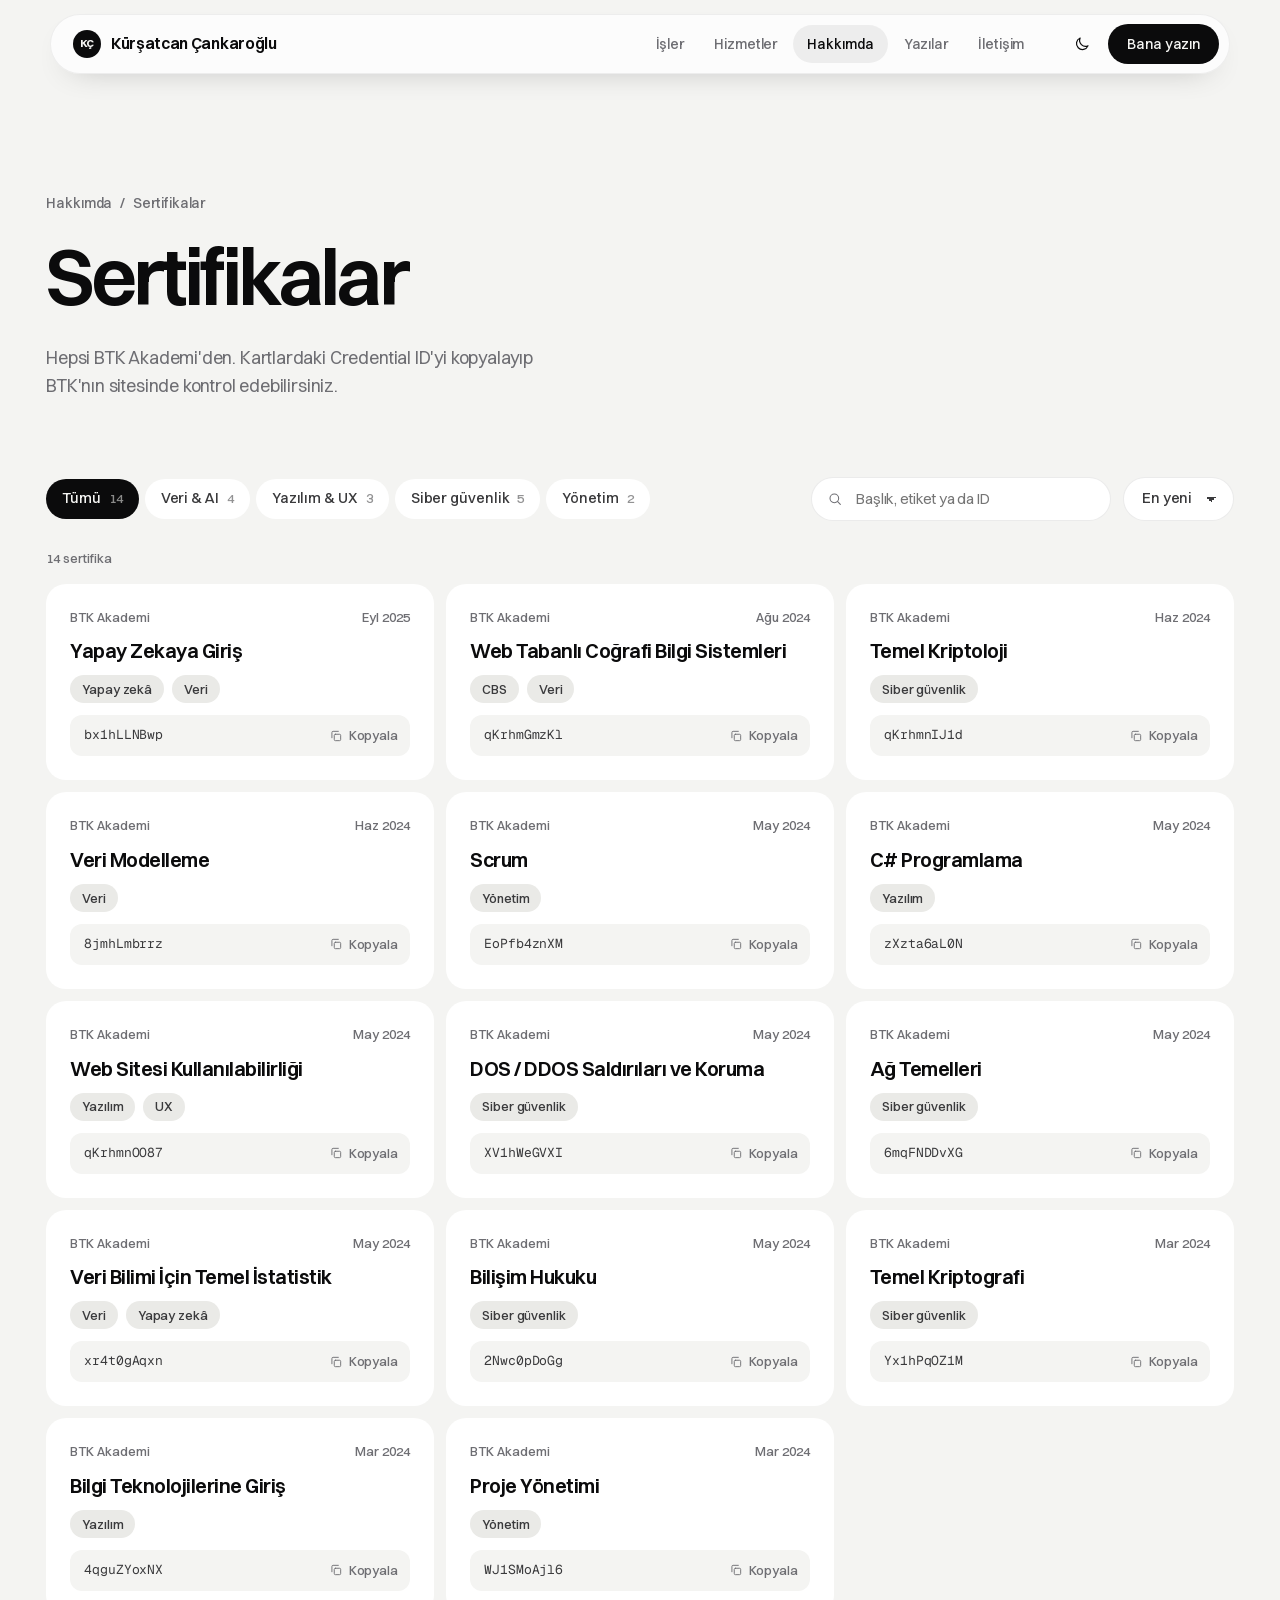
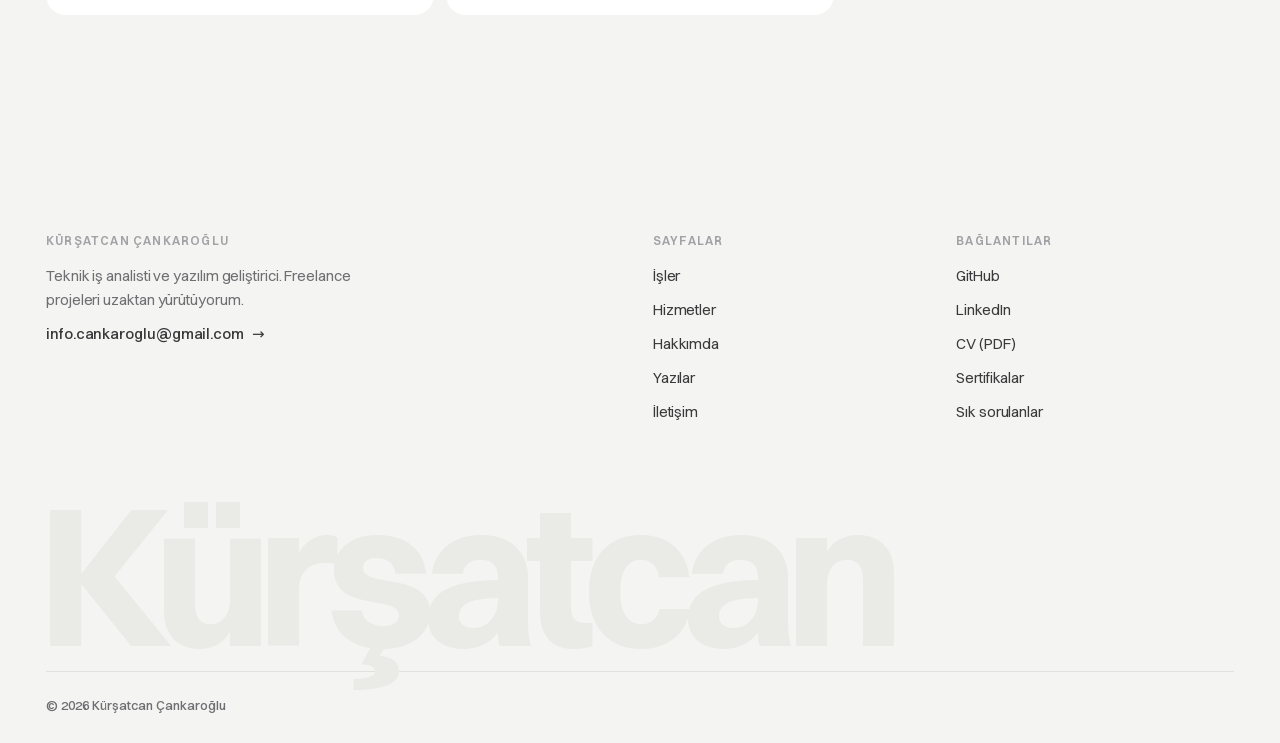
<file: certificates.html>
<!doctype html>
<html lang="tr" data-theme="light">
<head>
<meta charset="utf-8">
<meta name="viewport" content="width=device-width, initial-scale=1">
<meta http-equiv="Content-Security-Policy" content="default-src 'self'; base-uri 'none'; object-src 'none'; img-src 'self' data:; font-src 'self'; style-src 'self' 'unsafe-inline'; script-src 'self' https://cdn.jsdelivr.net; connect-src 'self' https://api.emailjs.com https://formsubmit.co; frame-src 'self' https://formsubmit.co; form-action 'self' https://formsubmit.co; upgrade-insecure-requests">
<title>Sertifikalar — Kürşatcan Çankaroğlu</title>
<meta name="description" content="BTK Akademi sertifikaları: yapay zekâ, veri, C#, siber güvenlik, Scrum ve proje yönetimi. Doğrulanabilir Credential ID'lerle.">
<meta name="theme-color" content="#f4f4f2">
<meta property="og:image" content="assets/media/brand/og.png">
<link rel="icon" href="assets/media/brand/favicon.svg" type="image/svg+xml">
<link rel="apple-touch-icon" href="assets/media/brand/apple-touch-icon.png">
<link rel="manifest" href="manifest.webmanifest">
<link rel="preload" href="assets/fonts/switzer-variable.woff2" as="font" type="font/woff2" crossorigin>
<script src="assets/js/kursat-theme.js?v=20261014"></script>
<link rel="stylesheet" href="assets/css/kursat.css?v=20261026">
<script src="assets/js/kursat-core.js?v=20261014" defer></script>
<script src="assets/js/kursat-certificates.js?v=20261014" defer></script>
<script src="assets/js/kursat-content.js?v=20261026" defer></script>
</head>
<body>
<a class="kursat-skip" href="#kursat-main">İçeriğe geç</a>
<!-- kursat:header -->
<header class="kursat-header">
  <div class="kursat-container kursat-header-inner">
    <a class="kursat-brand" href="index.html" aria-label="Kürşatcan Çankaroğlu, ana sayfa">
      <span class="kursat-brand-mark" aria-hidden="true">KÇ</span>
      <span>Kürşatcan <span class="kursat-brand-surname">Çankaroğlu</span></span>
    </a>
    <nav class="kursat-nav" aria-label="Ana menü">
      <a href="portfolio.html">İşler</a>
      <a href="service.html">Hizmetler</a>
      <a href="about.html" aria-current="page">Hakkımda</a>
      <a href="news.html">Yazılar</a>
      <a href="contact.html">İletişim</a>
    </nav>
    <div class="kursat-header-tools">
      <button class="kursat-icon-button kursat-theme-toggle" type="button" data-kursat-theme-toggle aria-label="Temayı değiştir">
        <svg class="kursat-icon-moon" viewBox="0 0 24 24" fill="none" stroke="currentColor" stroke-width="1.6" stroke-linecap="round" stroke-linejoin="round" aria-hidden="true"><path d="M20 14.5A8 8 0 0 1 9.5 4a8 8 0 1 0 10.5 10.5Z"/></svg>
        <svg class="kursat-icon-sun" viewBox="0 0 24 24" fill="none" stroke="currentColor" stroke-width="1.6" stroke-linecap="round" aria-hidden="true"><circle cx="12" cy="12" r="4"/><path d="M12 2.5v2M12 19.5v2M2.5 12h2M19.5 12h2M5.3 5.3l1.4 1.4M17.3 17.3l1.4 1.4M5.3 18.7l1.4-1.4M17.3 6.7l1.4-1.4"/></svg>
      </button>
      <a class="kursat-button kursat-button--small" href="contact.html">Bana yazın</a>
      <button class="kursat-icon-button kursat-menu-button" type="button" data-kursat-menu aria-expanded="false" aria-controls="kursat-drawer" aria-label="Menüyü aç">
        <svg viewBox="0 0 24 24" fill="none" stroke="currentColor" stroke-width="1.6" stroke-linecap="round" aria-hidden="true"><path d="M4 9h16M4 15h16"/></svg>
      </button>
    </div>
  </div>
</header>

<div class="kursat-drawer" id="kursat-drawer" aria-hidden="true">
  <nav aria-label="Mobil menü">
    <a href="index.html">Ana sayfa <span>00</span></a>
    <a href="portfolio.html">İşler <span>01</span></a>
    <a href="service.html">Hizmetler <span>02</span></a>
    <a href="about.html" aria-current="page">Hakkımda <span>03</span></a>
    <a href="news.html">Yazılar <span>04</span></a>
    <a href="contact.html">İletişim <span>05</span></a>
  </nav>
  <div class="kursat-drawer-foot">
    <a href="mailto:info.cankaroglu@gmail.com">info.cankaroglu@gmail.com</a>
    <a href="https://github.com/kursatcnk">GitHub</a>
    <a href="https://www.linkedin.com/in/kursatcnk/">LinkedIn</a>
  </div>
</div>
<!-- /kursat:header -->

<main id="kursat-main">
  <section class="kursat-page-head kursat-container">
    <nav class="kursat-crumbs" aria-label="Konum"><a href="about.html">Hakkımda</a><span>/</span><span>Sertifikalar</span></nav>
    <h1 class="kursat-h1">Sertifikalar</h1>
    <p class="kursat-lead">Hepsi BTK Akademi'den. Kartlardaki Credential ID'yi kopyalayıp BTK'nın sitesinde kontrol edebilirsiniz.</p>
  </section>

  <section class="kursat-container" style="padding-bottom:var(--kursat-section)">
    <div class="kursat-toolbar">
      <div class="kursat-filters" data-kursat-cert-filters></div>
      <div class="kursat-toolbar-end">
        <label class="kursat-search">
          <svg viewBox="0 0 24 24" fill="none" stroke="currentColor" stroke-width="1.6" stroke-linecap="round" aria-hidden="true"><circle cx="11" cy="11" r="6.5"/><path d="m16 16 4 4"/></svg>
          <span class="kursat-visually-hidden">Sertifika ara</span>
          <input type="search" placeholder="Başlık, etiket ya da ID" data-kursat-cert-search>
        </label>
        <label>
          <span class="kursat-visually-hidden">Sırala</span>
          <select class="kursat-select" data-kursat-cert-sort>
            <option value="new">En yeni</option>
            <option value="old">En eski</option>
            <option value="az">A → Z</option>
          </select>
        </label>
      </div>
    </div>
    <p class="kursat-label" data-kursat-cert-count style="margin:0 0 16px"></p>
    <div class="kursat-certs" data-kursat-certs></div>
    <p class="kursat-empty" data-kursat-cert-empty>Eşleşen sertifika yok. Aramayı kısaltmayı deneyin.</p>
  </section>
</main>

<!-- kursat:footer -->
<footer class="kursat-footer">
  <div class="kursat-container">
    <div class="kursat-grid kursat-footer-grid">
      <div class="kursat-footer-col">
        <span class="kursat-label">Kürşatcan Çankaroğlu</span>
        <p>Teknik iş analisti ve yazılım geliştirici. Freelance projeleri uzaktan yürütüyorum.</p>
        <a class="kursat-link" href="mailto:info.cankaroglu@gmail.com">info.cankaroglu@gmail.com</a>
      </div>
      <div class="kursat-footer-col">
        <span class="kursat-label">Sayfalar</span>
        <a href="portfolio.html">İşler</a>
        <a href="service.html">Hizmetler</a>
        <a href="about.html">Hakkımda</a>
        <a href="news.html">Yazılar</a>
        <a href="contact.html">İletişim</a>
      </div>
      <div class="kursat-footer-col">
        <span class="kursat-label">Bağlantılar</span>
        <a href="https://github.com/kursatcnk">GitHub</a>
        <a href="https://www.linkedin.com/in/kursatcnk/">LinkedIn</a>
        <a href="assets/docs/Kursatcan_Cankaroglu_CV.pdf" download>CV (PDF)</a>
        <a href="certificates.html">Sertifikalar</a>
        <a href="faq.html">Sık sorulanlar</a>
      </div>
    </div>
    <p class="kursat-footer-word" aria-hidden="true">Kürşatcan</p>
  </div>
  <div class="kursat-container">
    <div class="kursat-footer-base kursat-label">
      <span>© <span data-kursat-year>2026</span> Kürşatcan Çankaroğlu</span>
    </div>
  </div>
</footer>
<!-- /kursat:footer -->
</body>
</html>
</file>
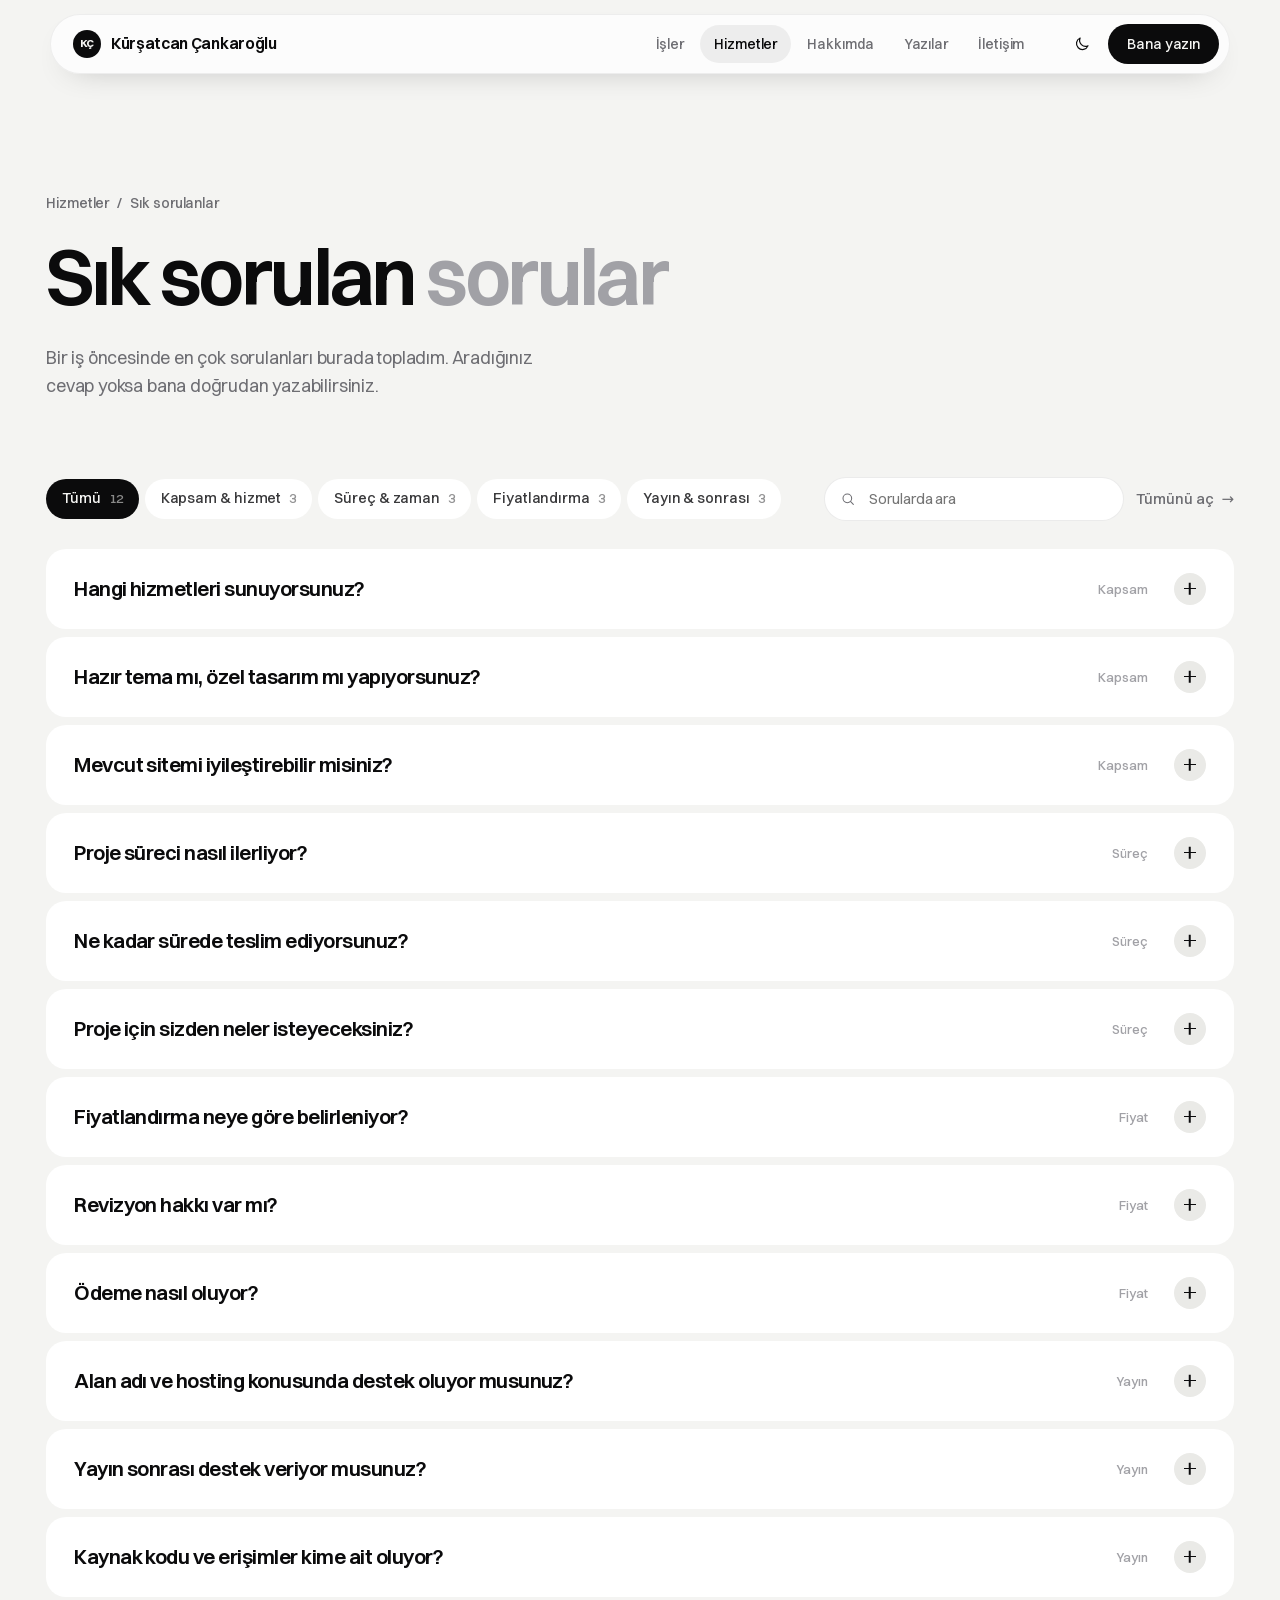
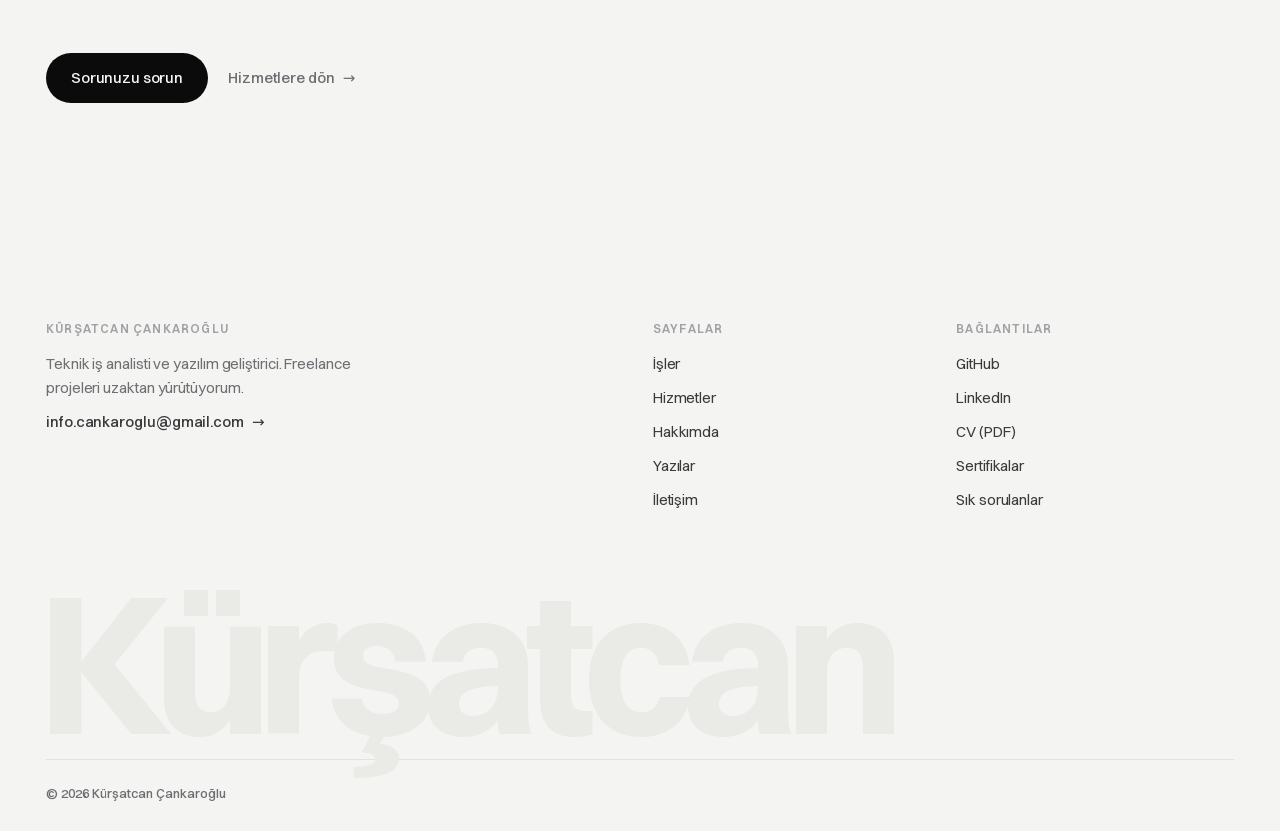
<file: faq.html>
<!doctype html>
<html lang="tr" data-theme="light">
<head>
<meta charset="utf-8">
<meta name="viewport" content="width=device-width, initial-scale=1">
<meta http-equiv="Content-Security-Policy" content="default-src 'self'; base-uri 'none'; object-src 'none'; img-src 'self' data:; font-src 'self'; style-src 'self' 'unsafe-inline'; script-src 'self' https://cdn.jsdelivr.net; connect-src 'self' https://api.emailjs.com https://formsubmit.co; frame-src 'self' https://formsubmit.co; form-action 'self' https://formsubmit.co; upgrade-insecure-requests">
<title>Sık sorulanlar — Kürşatcan Çankaroğlu</title>
<meta name="description" content="Süreç, fiyatlandırma, teslim süresi, revizyon, ödeme ve yayın sonrası destek hakkında sık sorulan sorular.">
<meta name="theme-color" content="#f4f4f2">
<meta property="og:image" content="assets/media/brand/og.png">
<link rel="icon" href="assets/media/brand/favicon.svg" type="image/svg+xml">
<link rel="apple-touch-icon" href="assets/media/brand/apple-touch-icon.png">
<link rel="manifest" href="manifest.webmanifest">
<link rel="preload" href="assets/fonts/switzer-variable.woff2" as="font" type="font/woff2" crossorigin>
<script src="assets/js/kursat-theme.js?v=20261014"></script>
<link rel="stylesheet" href="assets/css/kursat.css?v=20261026">
<script src="assets/js/kursat-core.js?v=20261014" defer></script>
<script src="assets/js/kursat-content.js?v=20261026" defer></script>
</head>
<body>
<a class="kursat-skip" href="#kursat-main">İçeriğe geç</a>
<!-- kursat:header -->
<header class="kursat-header">
  <div class="kursat-container kursat-header-inner">
    <a class="kursat-brand" href="index.html" aria-label="Kürşatcan Çankaroğlu, ana sayfa">
      <span class="kursat-brand-mark" aria-hidden="true">KÇ</span>
      <span>Kürşatcan <span class="kursat-brand-surname">Çankaroğlu</span></span>
    </a>
    <nav class="kursat-nav" aria-label="Ana menü">
      <a href="portfolio.html">İşler</a>
      <a href="service.html" aria-current="page">Hizmetler</a>
      <a href="about.html">Hakkımda</a>
      <a href="news.html">Yazılar</a>
      <a href="contact.html">İletişim</a>
    </nav>
    <div class="kursat-header-tools">
      <button class="kursat-icon-button kursat-theme-toggle" type="button" data-kursat-theme-toggle aria-label="Temayı değiştir">
        <svg class="kursat-icon-moon" viewBox="0 0 24 24" fill="none" stroke="currentColor" stroke-width="1.6" stroke-linecap="round" stroke-linejoin="round" aria-hidden="true"><path d="M20 14.5A8 8 0 0 1 9.5 4a8 8 0 1 0 10.5 10.5Z"/></svg>
        <svg class="kursat-icon-sun" viewBox="0 0 24 24" fill="none" stroke="currentColor" stroke-width="1.6" stroke-linecap="round" aria-hidden="true"><circle cx="12" cy="12" r="4"/><path d="M12 2.5v2M12 19.5v2M2.5 12h2M19.5 12h2M5.3 5.3l1.4 1.4M17.3 17.3l1.4 1.4M5.3 18.7l1.4-1.4M17.3 6.7l1.4-1.4"/></svg>
      </button>
      <a class="kursat-button kursat-button--small" href="contact.html">Bana yazın</a>
      <button class="kursat-icon-button kursat-menu-button" type="button" data-kursat-menu aria-expanded="false" aria-controls="kursat-drawer" aria-label="Menüyü aç">
        <svg viewBox="0 0 24 24" fill="none" stroke="currentColor" stroke-width="1.6" stroke-linecap="round" aria-hidden="true"><path d="M4 9h16M4 15h16"/></svg>
      </button>
    </div>
  </div>
</header>

<div class="kursat-drawer" id="kursat-drawer" aria-hidden="true">
  <nav aria-label="Mobil menü">
    <a href="index.html">Ana sayfa <span>00</span></a>
    <a href="portfolio.html">İşler <span>01</span></a>
    <a href="service.html" aria-current="page">Hizmetler <span>02</span></a>
    <a href="about.html">Hakkımda <span>03</span></a>
    <a href="news.html">Yazılar <span>04</span></a>
    <a href="contact.html">İletişim <span>05</span></a>
  </nav>
  <div class="kursat-drawer-foot">
    <a href="mailto:info.cankaroglu@gmail.com">info.cankaroglu@gmail.com</a>
    <a href="https://github.com/kursatcnk">GitHub</a>
    <a href="https://www.linkedin.com/in/kursatcnk/">LinkedIn</a>
  </div>
</div>
<!-- /kursat:header -->

<main id="kursat-main">
  <section class="kursat-page-head kursat-container">
    <nav class="kursat-crumbs" aria-label="Konum"><a href="service.html">Hizmetler</a><span>/</span><span>Sık sorulanlar</span></nav>
    <h1 class="kursat-h1">Sık sorulan <span class="kursat-soft">sorular</span></h1>
    <p class="kursat-lead">Bir iş öncesinde en çok sorulanları burada topladım. Aradığınız cevap yoksa bana doğrudan yazabilirsiniz.</p>
  </section>

  <section class="kursat-container" style="padding-bottom:var(--kursat-section)">
    <div class="kursat-toolbar">
      <div class="kursat-filters" data-kursat-faq-filters>
        <button class="kursat-filter is-active" type="button" data-cat="all">Tümü <small></small></button>
        <button class="kursat-filter" type="button" data-cat="kapsam">Kapsam &amp; hizmet <small></small></button>
        <button class="kursat-filter" type="button" data-cat="surec">Süreç &amp; zaman <small></small></button>
        <button class="kursat-filter" type="button" data-cat="fiyat">Fiyatlandırma <small></small></button>
        <button class="kursat-filter" type="button" data-cat="yayin">Yayın &amp; sonrası <small></small></button>
      </div>
      <div class="kursat-toolbar-end">
        <label class="kursat-search">
          <svg viewBox="0 0 24 24" fill="none" stroke="currentColor" stroke-width="1.6" stroke-linecap="round" aria-hidden="true"><circle cx="11" cy="11" r="6.5"/><path d="m16 16 4 4"/></svg>
          <span class="kursat-visually-hidden">Sorularda ara</span>
          <input type="search" placeholder="Sorularda ara" data-kursat-faq-search>
        </label>
        <button class="kursat-link kursat-link--muted" type="button" data-kursat-faq-toggle>Tümünü aç</button>
      </div>
    </div>

    <div class="kursat-accordion" data-kursat-faq>
      <details data-cat="kapsam"><summary>Hangi hizmetleri sunuyorsunuz?<small>Kapsam</small><span class="kursat-plus" aria-hidden="true"></span></summary>
        <div class="kursat-accordion-body"><p>Kurumsal siteler ve tek sayfalık kampanya siteleri, yönetim panelleri ve web uygulamaları, farklı servisleri birbirine bağlayan entegrasyonlar. Mevcut bir siteyi hızlandırmak ya da bakımını üstlenmek de yaptığım işler arasında. Ayrıntılar Hizmetler sayfasında.</p></div></details>
      <details data-cat="kapsam"><summary>Hazır tema mı, özel tasarım mı yapıyorsunuz?<small>Kapsam</small><span class="kursat-plus" aria-hidden="true"></span></summary>
        <div class="kursat-accordion-body"><p>Tasarımı ve kodu kendim yapıyorum; bu site de öyle. Hazır temalar ilk bakışta pratik görünüyor ama çoğu zaman kullanmadığınız bir sürü özellikle geliyor ve sitenizi yavaşlatıyor. Acele bir iş varsa sade bir ilk sürümle başlayıp sonra büyütmeyi öneriyorum.</p></div></details>
      <details data-cat="kapsam"><summary>Mevcut sitemi iyileştirebilir misiniz?<small>Kapsam</small><span class="kursat-plus" aria-hidden="true"></span></summary>
        <div class="kursat-accordion-body"><p>Evet. Önce sitenize bakıp hız, telefonda görünüm, Google ve güvenlik açısından bir liste çıkarıyorum. Listeyi önem sırasına koyup sizinle konuşuyorum, sonra en çok fark yaratacak olanlardan başlıyorum.</p></div></details>
      <details data-cat="surec"><summary>Proje süreci nasıl ilerliyor?<small>Süreç</small><span class="kursat-plus" aria-hidden="true"></span></summary>
        <div class="kursat-accordion-body"><p>Önce ne istediğinizi konuşuyoruz ve yapılacakları yazıya döküyorum. Sonra ekranları tasarlıyorum, siz onaylayınca geliştirmeye geçiyorum. Haftalık ara teslimlerle ilerliyoruz; son kontrollerden sonra yayına alıyorum. Her adımda ne olduğunu görüyorsunuz.</p></div></details>
      <details data-cat="surec"><summary>Ne kadar sürede teslim ediyorsunuz?<small>Süreç</small><span class="kursat-plus" aria-hidden="true"></span></summary>
        <div class="kursat-accordion-body"><p>İşe göre değişiyor. Tek sayfalık bir site genelde bir hafta, kurumsal bir site 2–4 hafta, web uygulamaları ve paneller 3–8 hafta sürüyor. Metinler ve görseller baştan hazırsa süre kısalıyor.</p></div></details>
      <details data-cat="surec"><summary>Proje için sizden neler isteyeceksiniz?<small>Süreç</small><span class="kursat-plus" aria-hidden="true"></span></summary>
        <div class="kursat-accordion-body"><p>Ne istediğinizi anlatan birkaç cümle, beğendiğiniz bir iki örnek site, varsa logonuz ve sitede yer alacak metinler. Metinler hazır değilse birlikte yazabiliriz. İletişim sayfasındaki form sizi adım adım yönlendiriyor, bir dakikanızı alıyor.</p></div></details>
      <details data-cat="fiyat"><summary>Fiyatlandırma neye göre belirleniyor?<small>Fiyat</small><span class="kursat-plus" aria-hidden="true"></span></summary>
        <div class="kursat-accordion-body"><p>Sayfa ya da ekran sayısına, bağlanacak servislere (ödeme, form, API), kaç dilde olacağına ve sonrasında bakım isteyip istemediğinize göre. Kısa bir görüşmeden sonra neyin ne kadar tuttuğunu kalem kalem yazıp gönderiyorum.</p></div></details>
      <details data-cat="fiyat"><summary>Revizyon hakkı var mı?<small>Fiyat</small><span class="kursat-plus" aria-hidden="true"></span></summary>
        <div class="kursat-accordion-body"><p>Var. Tasarım ve metinler için kaç tur düzeltme yapılacağını baştan konuşuyoruz. Düzeltmeleri tek bir listede toplamanızı rica ediyorum; parça parça gelince iş uzuyor.</p></div></details>
      <details data-cat="fiyat"><summary>Ödeme nasıl oluyor?<small>Fiyat</small><span class="kursat-plus" aria-hidden="true"></span></summary>
        <div class="kursat-accordion-body"><p>Genelde iki parça: işe başlarken bir kısmı, yayına alırken kalanı. Uzun projelerde ödemeyi aşamalara bölebiliyoruz.</p></div></details>
      <details data-cat="yayin"><summary>Alan adı ve hosting konusunda destek oluyor musunuz?<small>Yayın</small><span class="kursat-plus" aria-hidden="true"></span></summary>
        <div class="kursat-accordion-body"><p>Oluyorum. Alan adını ve hosting'i sizin adınıza almanızı öneriyorum, hangisini seçeceğinizde yardımcı oluyorum. Kurulum ve yayın adımlarını ben hallediyorum; hesaplar sizde kalıyor.</p></div></details>
      <details data-cat="yayin"><summary>Yayın sonrası destek veriyor musunuz?<small>Yayın</small><span class="kursat-plus" aria-hidden="true"></span></summary>
        <div class="kursat-accordion-body"><p>Evet. Her paketin bir destek süresi var; bu sürede çıkan sorunları ücretsiz düzeltiyorum. Sonrasında isterseniz aylık bakımla devam ediyoruz.</p></div></details>
      <details data-cat="yayin"><summary>Kaynak kodu ve erişimler kime ait oluyor?<small>Yayın</small><span class="kursat-plus" aria-hidden="true"></span></summary>
        <div class="kursat-accordion-body"><p>Size. Alan adı ve hosting hesapları zaten sizin adınıza oluyor; iş bitince kaynak kodu ve tüm erişimleri de teslim ediyorum. İleride başka biriyle çalışmak isterseniz kaldığı yerden devam edebilir.</p></div></details>
    </div>
    <p class="kursat-empty" data-kursat-faq-empty>Bu aramayla eşleşen bir soru yok. Daha kısa bir kelime deneyin ya da bana doğrudan sorun.</p>

    <div class="kursat-cta-row" style="margin-top:56px">
      <a class="kursat-button" href="contact.html">Sorunuzu sorun</a>
      <a class="kursat-link kursat-link--muted" href="service.html">Hizmetlere dön</a>
    </div>
  </section>
</main>

<!-- kursat:footer -->
<footer class="kursat-footer">
  <div class="kursat-container">
    <div class="kursat-grid kursat-footer-grid">
      <div class="kursat-footer-col">
        <span class="kursat-label">Kürşatcan Çankaroğlu</span>
        <p>Teknik iş analisti ve yazılım geliştirici. Freelance projeleri uzaktan yürütüyorum.</p>
        <a class="kursat-link" href="mailto:info.cankaroglu@gmail.com">info.cankaroglu@gmail.com</a>
      </div>
      <div class="kursat-footer-col">
        <span class="kursat-label">Sayfalar</span>
        <a href="portfolio.html">İşler</a>
        <a href="service.html">Hizmetler</a>
        <a href="about.html">Hakkımda</a>
        <a href="news.html">Yazılar</a>
        <a href="contact.html">İletişim</a>
      </div>
      <div class="kursat-footer-col">
        <span class="kursat-label">Bağlantılar</span>
        <a href="https://github.com/kursatcnk">GitHub</a>
        <a href="https://www.linkedin.com/in/kursatcnk/">LinkedIn</a>
        <a href="assets/docs/Kursatcan_Cankaroglu_CV.pdf" download>CV (PDF)</a>
        <a href="certificates.html">Sertifikalar</a>
        <a href="faq.html">Sık sorulanlar</a>
      </div>
    </div>
    <p class="kursat-footer-word" aria-hidden="true">Kürşatcan</p>
  </div>
  <div class="kursat-container">
    <div class="kursat-footer-base kursat-label">
      <span>© <span data-kursat-year>2026</span> Kürşatcan Çankaroğlu</span>
    </div>
  </div>
</footer>
<!-- /kursat:footer -->
</body>
</html>
</file>
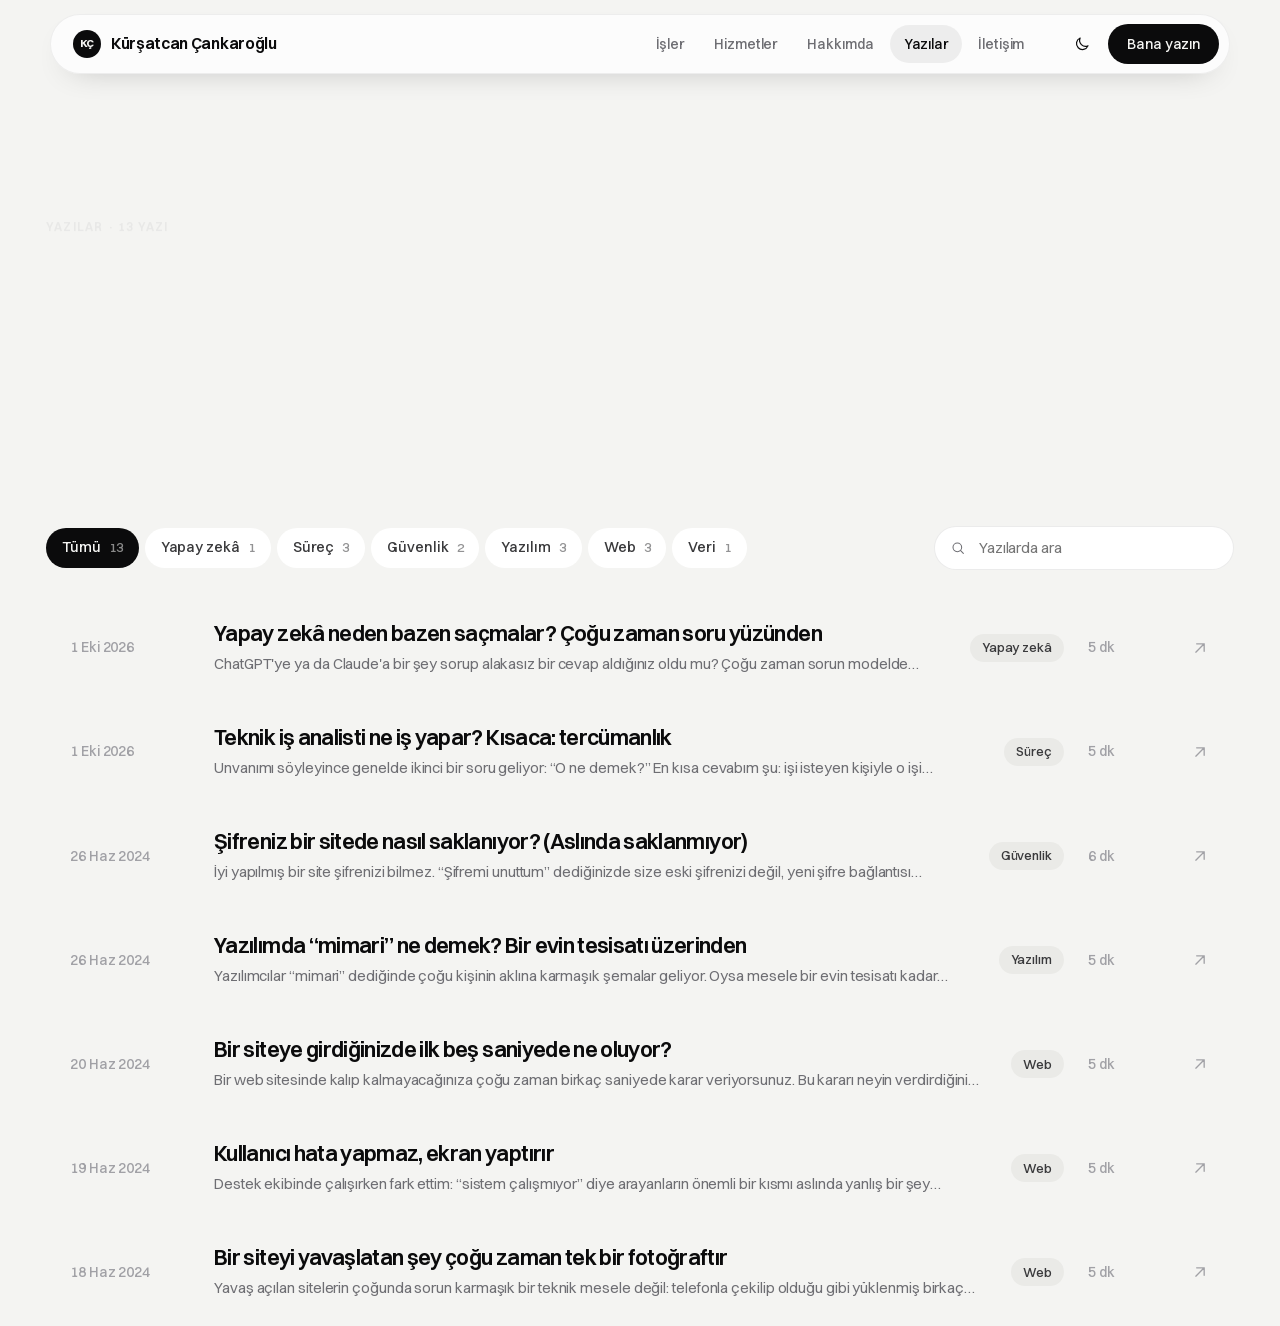
<file: news-classic.html>
<!doctype html>
<html lang="tr">
<head>
<meta charset="utf-8">
<meta name="viewport" content="width=device-width, initial-scale=1">
<meta name="robots" content="noindex">
<title>Yazılar — Kürşatcan Çankaroğlu</title>
<link rel="canonical" href="news.html">
<meta http-equiv="refresh" content="0; url=news.html">
</head>
<body>
<p>Yazılar taşındı: <a href="news.html">Tüm yazılar</a></p>
</body>
</html>
</file>
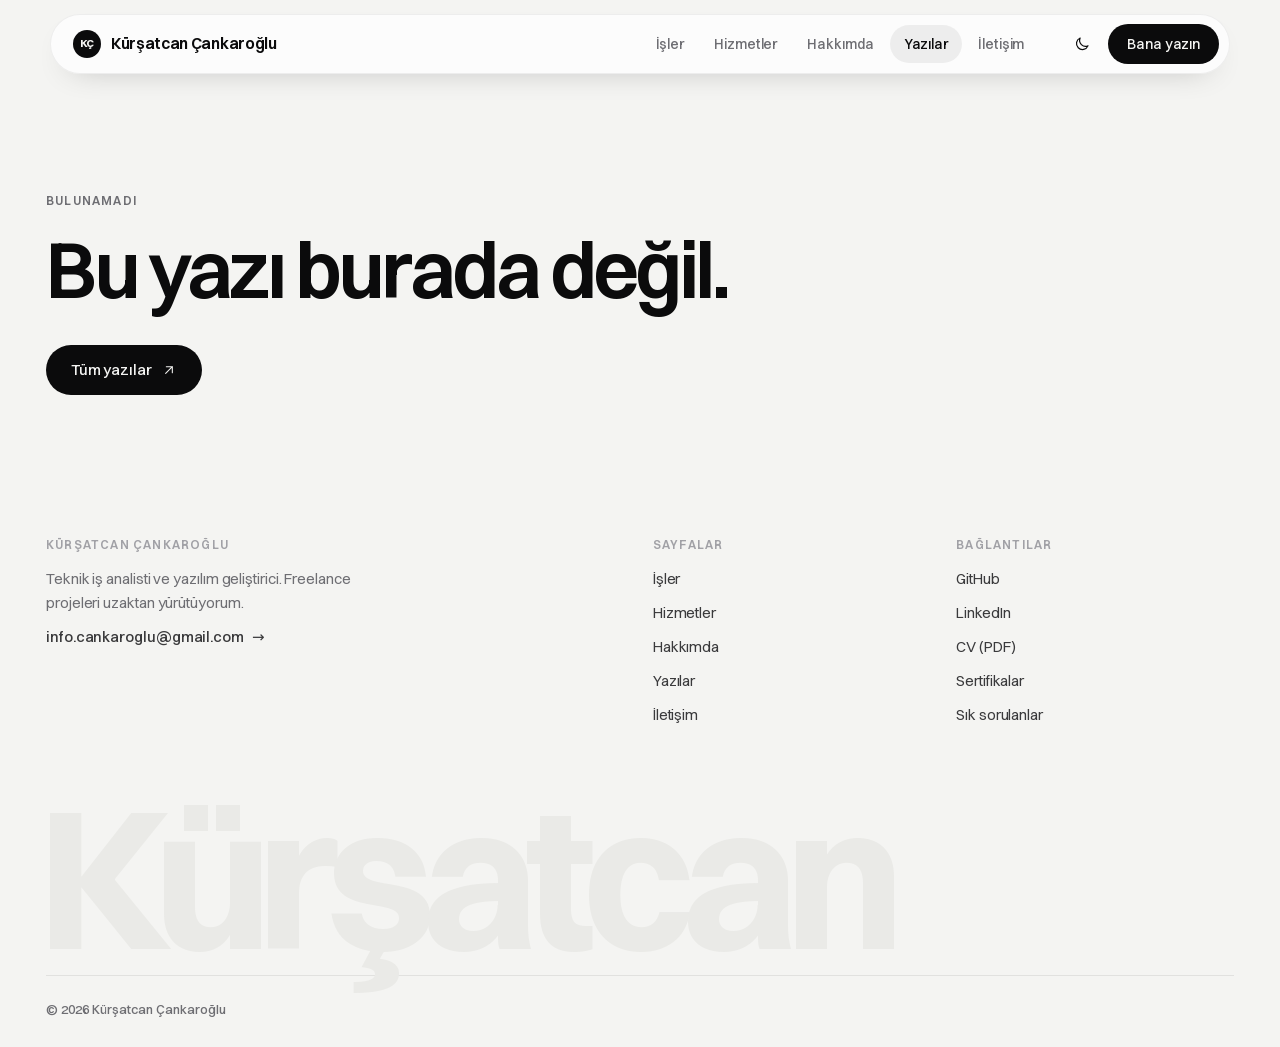
<file: news-details.html>
<!doctype html>
<html lang="tr" data-theme="light">
<head>
<meta charset="utf-8">
<meta name="viewport" content="width=device-width, initial-scale=1">
<meta http-equiv="Content-Security-Policy" content="default-src 'self'; base-uri 'none'; object-src 'none'; img-src 'self' data:; font-src 'self'; style-src 'self' 'unsafe-inline'; script-src 'self' https://cdn.jsdelivr.net; connect-src 'self' https://api.emailjs.com https://formsubmit.co; frame-src 'self' https://formsubmit.co; form-action 'self' https://formsubmit.co; upgrade-insecure-requests">
<title>Yazı — Kürşatcan Çankaroğlu</title>
<meta name="description" content="Kürşatcan Çankaroğlu'nun yazıları.">
<meta name="theme-color" content="#f4f4f2">
<meta property="og:type" content="article">
<meta property="og:image" content="assets/media/brand/og.png">
<link rel="icon" href="assets/media/brand/favicon.svg" type="image/svg+xml">
<link rel="apple-touch-icon" href="assets/media/brand/apple-touch-icon.png">
<link rel="manifest" href="manifest.webmanifest">
<link rel="preload" href="assets/fonts/switzer-variable.woff2" as="font" type="font/woff2" crossorigin>
<script src="assets/js/kursat-theme.js?v=20261014"></script>
<link rel="stylesheet" href="assets/css/kursat.css?v=20261026">
<script src="assets/js/kursat-core.js?v=20261014" defer></script>
<script src="assets/js/kursat-posts.js?v=20261014" defer></script>
<script src="assets/js/kursat-content.js?v=20261026" defer></script>
</head>
<body>
<a class="kursat-skip" href="#kursat-main">İçeriğe geç</a>
<!-- kursat:header -->
<header class="kursat-header">
  <div class="kursat-container kursat-header-inner">
    <a class="kursat-brand" href="index.html" aria-label="Kürşatcan Çankaroğlu, ana sayfa">
      <span class="kursat-brand-mark" aria-hidden="true">KÇ</span>
      <span>Kürşatcan <span class="kursat-brand-surname">Çankaroğlu</span></span>
    </a>
    <nav class="kursat-nav" aria-label="Ana menü">
      <a href="portfolio.html">İşler</a>
      <a href="service.html">Hizmetler</a>
      <a href="about.html">Hakkımda</a>
      <a href="news.html" aria-current="page">Yazılar</a>
      <a href="contact.html">İletişim</a>
    </nav>
    <div class="kursat-header-tools">
      <button class="kursat-icon-button kursat-theme-toggle" type="button" data-kursat-theme-toggle aria-label="Temayı değiştir">
        <svg class="kursat-icon-moon" viewBox="0 0 24 24" fill="none" stroke="currentColor" stroke-width="1.6" stroke-linecap="round" stroke-linejoin="round" aria-hidden="true"><path d="M20 14.5A8 8 0 0 1 9.5 4a8 8 0 1 0 10.5 10.5Z"/></svg>
        <svg class="kursat-icon-sun" viewBox="0 0 24 24" fill="none" stroke="currentColor" stroke-width="1.6" stroke-linecap="round" aria-hidden="true"><circle cx="12" cy="12" r="4"/><path d="M12 2.5v2M12 19.5v2M2.5 12h2M19.5 12h2M5.3 5.3l1.4 1.4M17.3 17.3l1.4 1.4M5.3 18.7l1.4-1.4M17.3 6.7l1.4-1.4"/></svg>
      </button>
      <a class="kursat-button kursat-button--small" href="contact.html">Bana yazın</a>
      <button class="kursat-icon-button kursat-menu-button" type="button" data-kursat-menu aria-expanded="false" aria-controls="kursat-drawer" aria-label="Menüyü aç">
        <svg viewBox="0 0 24 24" fill="none" stroke="currentColor" stroke-width="1.6" stroke-linecap="round" aria-hidden="true"><path d="M4 9h16M4 15h16"/></svg>
      </button>
    </div>
  </div>
</header>

<div class="kursat-drawer" id="kursat-drawer" aria-hidden="true">
  <nav aria-label="Mobil menü">
    <a href="index.html">Ana sayfa <span>00</span></a>
    <a href="portfolio.html">İşler <span>01</span></a>
    <a href="service.html">Hizmetler <span>02</span></a>
    <a href="about.html">Hakkımda <span>03</span></a>
    <a href="news.html" aria-current="page">Yazılar <span>04</span></a>
    <a href="contact.html">İletişim <span>05</span></a>
  </nav>
  <div class="kursat-drawer-foot">
    <a href="mailto:info.cankaroglu@gmail.com">info.cankaroglu@gmail.com</a>
    <a href="https://github.com/kursatcnk">GitHub</a>
    <a href="https://www.linkedin.com/in/kursatcnk/">LinkedIn</a>
  </div>
</div>
<!-- /kursat:header -->

<main id="kursat-main" data-kursat-post>
  <section class="kursat-page-head kursat-container">
    <span class="kursat-label">Yükleniyor</span>
    <noscript><p class="kursat-lead">Yazı JavaScript ile yükleniyor. <a class="kursat-link" href="news.html">Tüm yazılar</a></p></noscript>
  </section>
</main>

<!-- kursat:footer -->
<footer class="kursat-footer">
  <div class="kursat-container">
    <div class="kursat-grid kursat-footer-grid">
      <div class="kursat-footer-col">
        <span class="kursat-label">Kürşatcan Çankaroğlu</span>
        <p>Teknik iş analisti ve yazılım geliştirici. Freelance projeleri uzaktan yürütüyorum.</p>
        <a class="kursat-link" href="mailto:info.cankaroglu@gmail.com">info.cankaroglu@gmail.com</a>
      </div>
      <div class="kursat-footer-col">
        <span class="kursat-label">Sayfalar</span>
        <a href="portfolio.html">İşler</a>
        <a href="service.html">Hizmetler</a>
        <a href="about.html">Hakkımda</a>
        <a href="news.html">Yazılar</a>
        <a href="contact.html">İletişim</a>
      </div>
      <div class="kursat-footer-col">
        <span class="kursat-label">Bağlantılar</span>
        <a href="https://github.com/kursatcnk">GitHub</a>
        <a href="https://www.linkedin.com/in/kursatcnk/">LinkedIn</a>
        <a href="assets/docs/Kursatcan_Cankaroglu_CV.pdf" download>CV (PDF)</a>
        <a href="certificates.html">Sertifikalar</a>
        <a href="faq.html">Sık sorulanlar</a>
      </div>
    </div>
    <p class="kursat-footer-word" aria-hidden="true">Kürşatcan</p>
  </div>
  <div class="kursat-container">
    <div class="kursat-footer-base kursat-label">
      <span>© <span data-kursat-year>2026</span> Kürşatcan Çankaroğlu</span>
    </div>
  </div>
</footer>
<!-- /kursat:footer -->
</body>
</html>
</file>
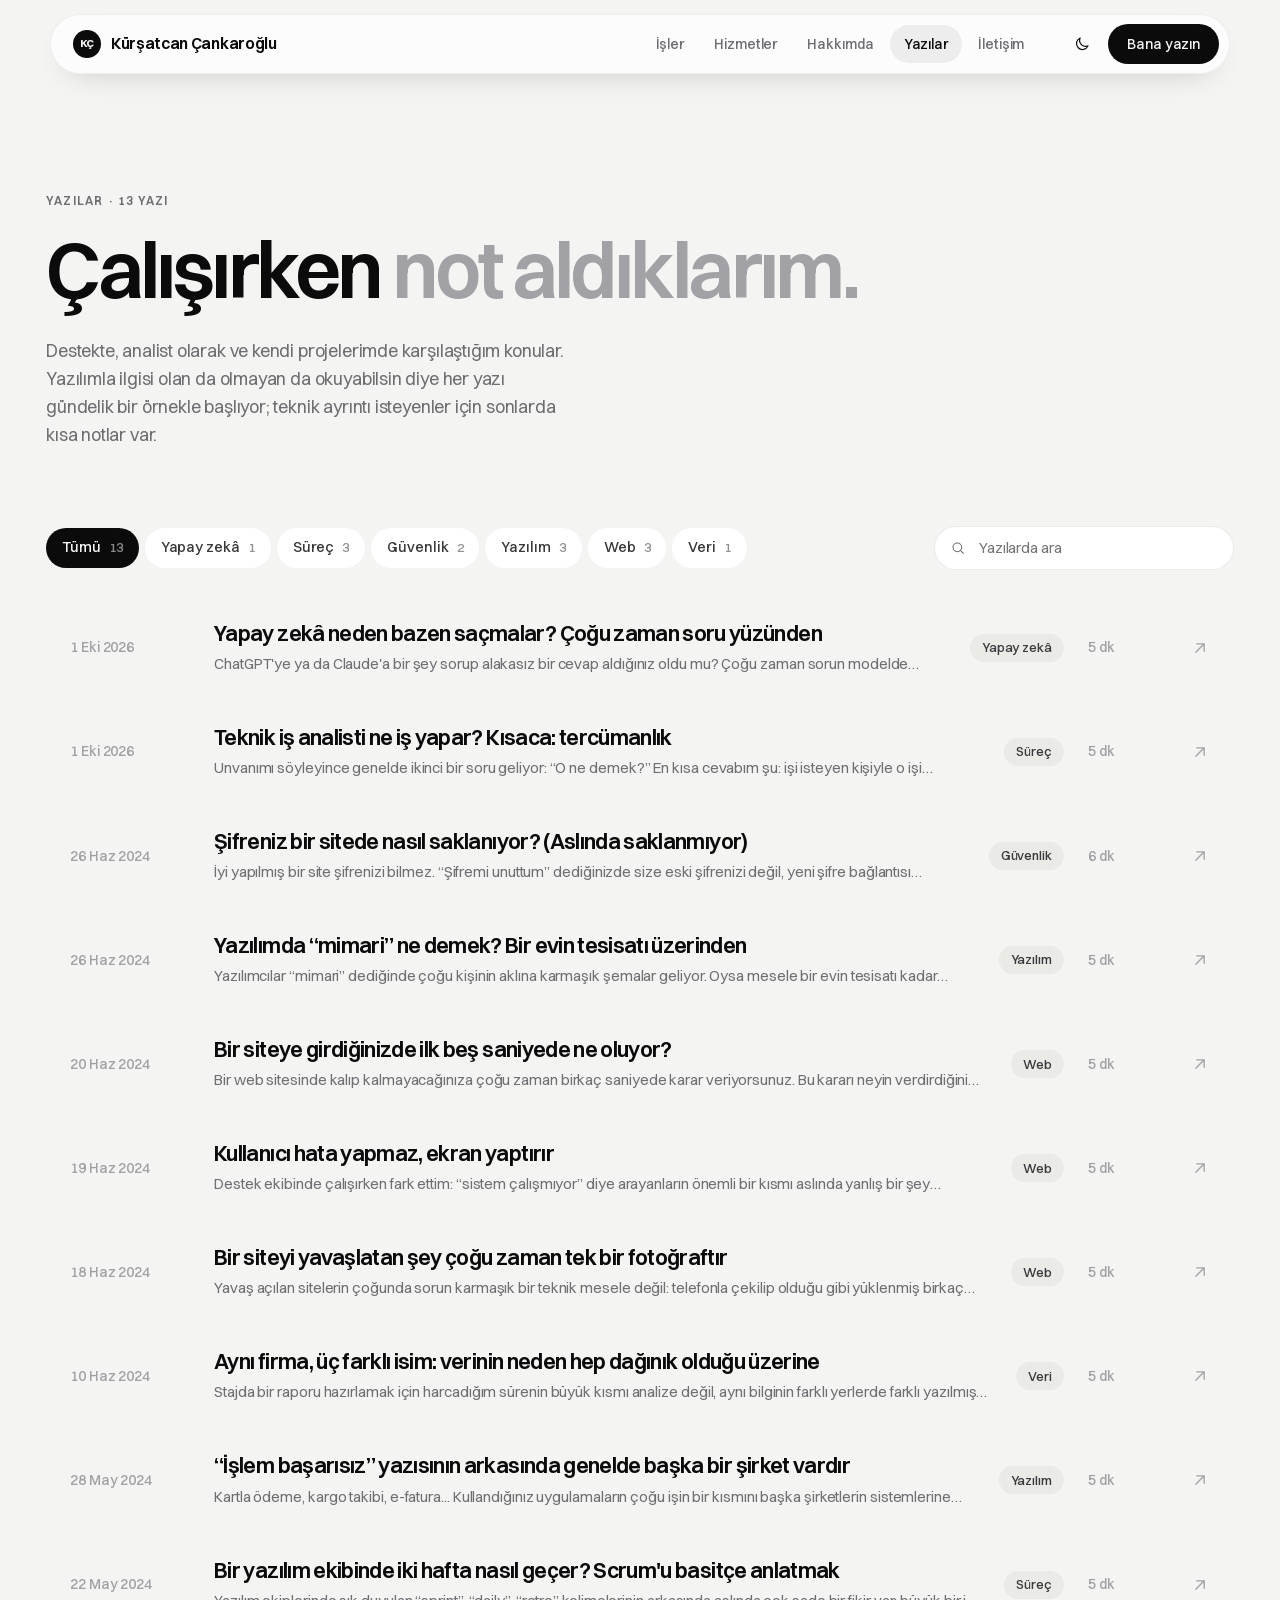
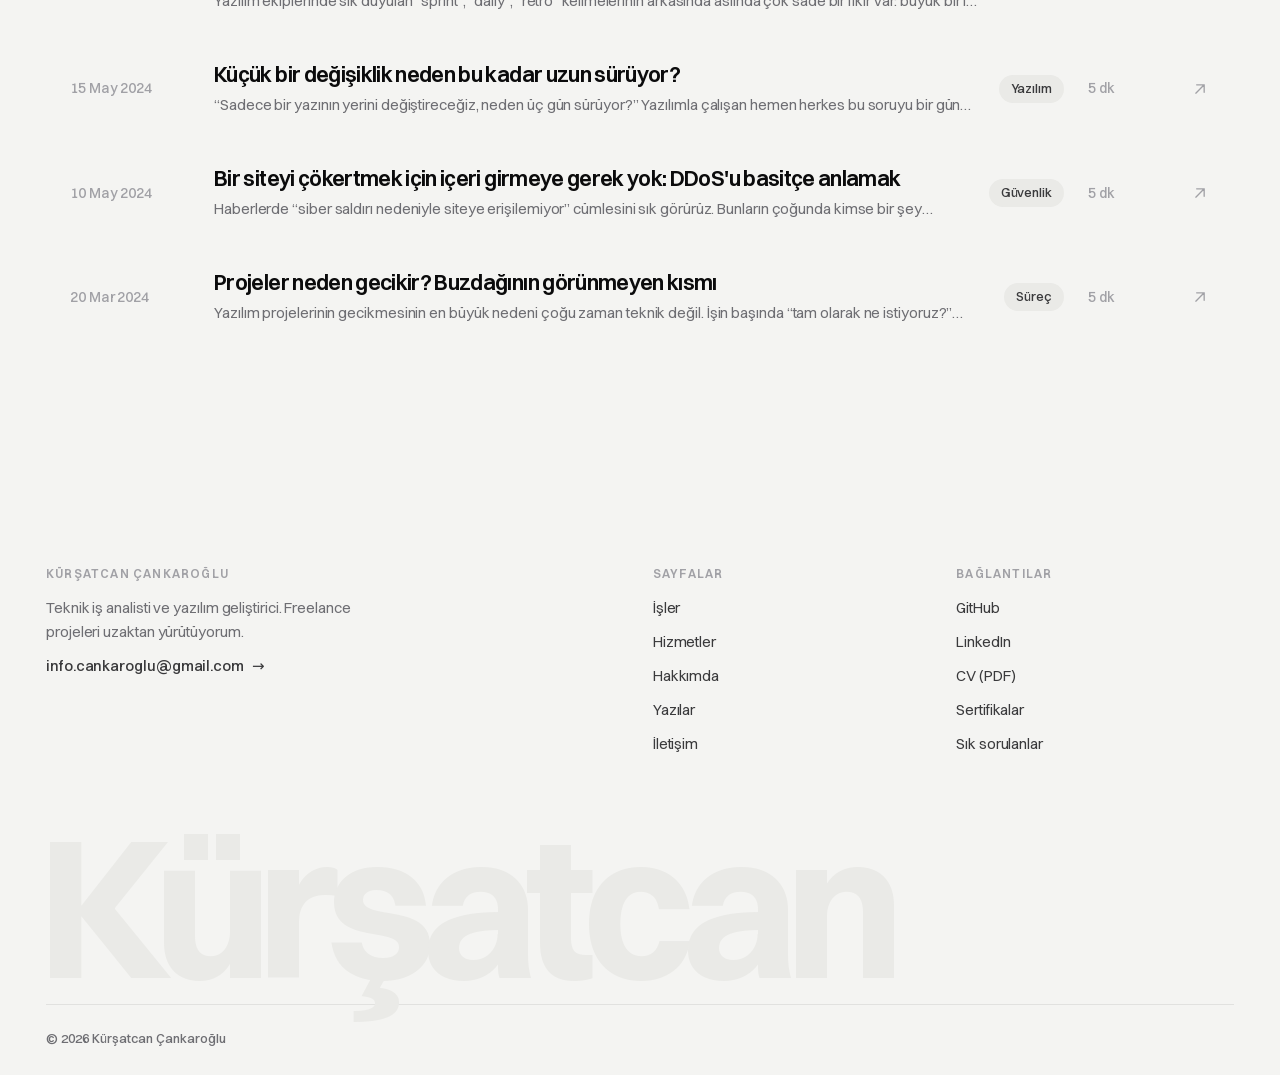
<file: news.html>
<!doctype html>
<html lang="tr" data-theme="light">
<head>
<meta charset="utf-8">
<meta name="viewport" content="width=device-width, initial-scale=1">
<meta http-equiv="Content-Security-Policy" content="default-src 'self'; base-uri 'none'; object-src 'none'; img-src 'self' data:; font-src 'self'; style-src 'self' 'unsafe-inline'; script-src 'self' https://cdn.jsdelivr.net; connect-src 'self' https://api.emailjs.com https://formsubmit.co; frame-src 'self' https://formsubmit.co; form-action 'self' https://formsubmit.co; upgrade-insecure-requests">
<title>Yazılar — Kürşatcan Çankaroğlu</title>
<meta name="description" content="Yazılımla ilgilenen de ilgilenmeyen de okuyabilsin diye yazdığım yazılar: şifreler, web siteleri, yapay zekâ, veri ve projelerin neden geciktiği üzerine.">
<meta name="theme-color" content="#f4f4f2">
<meta property="og:title" content="Yazılar — Kürşatcan Çankaroğlu">
<meta property="og:image" content="assets/media/brand/og.png">
<link rel="icon" href="assets/media/brand/favicon.svg" type="image/svg+xml">
<link rel="apple-touch-icon" href="assets/media/brand/apple-touch-icon.png">
<link rel="manifest" href="manifest.webmanifest">
<link rel="preload" href="assets/fonts/switzer-variable.woff2" as="font" type="font/woff2" crossorigin>
<script src="assets/js/kursat-theme.js?v=20261014"></script>
<link rel="stylesheet" href="assets/css/kursat.css?v=20261026">
<script src="assets/js/kursat-core.js?v=20261014" defer></script>
<script src="assets/js/kursat-posts.js?v=20261014" defer></script>
<script src="assets/js/kursat-content.js?v=20261026" defer></script>
</head>
<body>
<a class="kursat-skip" href="#kursat-main">İçeriğe geç</a>
<!-- kursat:header -->
<header class="kursat-header">
  <div class="kursat-container kursat-header-inner">
    <a class="kursat-brand" href="index.html" aria-label="Kürşatcan Çankaroğlu, ana sayfa">
      <span class="kursat-brand-mark" aria-hidden="true">KÇ</span>
      <span>Kürşatcan <span class="kursat-brand-surname">Çankaroğlu</span></span>
    </a>
    <nav class="kursat-nav" aria-label="Ana menü">
      <a href="portfolio.html">İşler</a>
      <a href="service.html">Hizmetler</a>
      <a href="about.html">Hakkımda</a>
      <a href="news.html" aria-current="page">Yazılar</a>
      <a href="contact.html">İletişim</a>
    </nav>
    <div class="kursat-header-tools">
      <button class="kursat-icon-button kursat-theme-toggle" type="button" data-kursat-theme-toggle aria-label="Temayı değiştir">
        <svg class="kursat-icon-moon" viewBox="0 0 24 24" fill="none" stroke="currentColor" stroke-width="1.6" stroke-linecap="round" stroke-linejoin="round" aria-hidden="true"><path d="M20 14.5A8 8 0 0 1 9.5 4a8 8 0 1 0 10.5 10.5Z"/></svg>
        <svg class="kursat-icon-sun" viewBox="0 0 24 24" fill="none" stroke="currentColor" stroke-width="1.6" stroke-linecap="round" aria-hidden="true"><circle cx="12" cy="12" r="4"/><path d="M12 2.5v2M12 19.5v2M2.5 12h2M19.5 12h2M5.3 5.3l1.4 1.4M17.3 17.3l1.4 1.4M5.3 18.7l1.4-1.4M17.3 6.7l1.4-1.4"/></svg>
      </button>
      <a class="kursat-button kursat-button--small" href="contact.html">Bana yazın</a>
      <button class="kursat-icon-button kursat-menu-button" type="button" data-kursat-menu aria-expanded="false" aria-controls="kursat-drawer" aria-label="Menüyü aç">
        <svg viewBox="0 0 24 24" fill="none" stroke="currentColor" stroke-width="1.6" stroke-linecap="round" aria-hidden="true"><path d="M4 9h16M4 15h16"/></svg>
      </button>
    </div>
  </div>
</header>

<div class="kursat-drawer" id="kursat-drawer" aria-hidden="true">
  <nav aria-label="Mobil menü">
    <a href="index.html">Ana sayfa <span>00</span></a>
    <a href="portfolio.html">İşler <span>01</span></a>
    <a href="service.html">Hizmetler <span>02</span></a>
    <a href="about.html">Hakkımda <span>03</span></a>
    <a href="news.html" aria-current="page">Yazılar <span>04</span></a>
    <a href="contact.html">İletişim <span>05</span></a>
  </nav>
  <div class="kursat-drawer-foot">
    <a href="mailto:info.cankaroglu@gmail.com">info.cankaroglu@gmail.com</a>
    <a href="https://github.com/kursatcnk">GitHub</a>
    <a href="https://www.linkedin.com/in/kursatcnk/">LinkedIn</a>
  </div>
</div>
<!-- /kursat:header -->

<main id="kursat-main">
  <section class="kursat-page-head kursat-container">
    <span class="kursat-label">Yazılar · <span data-kursat-count="posts">12</span> yazı</span>
    <h1 class="kursat-h1">Çalışırken <span class="kursat-soft">not aldıklarım.</span></h1>
    <p class="kursat-lead">Destekte, analist olarak ve kendi projelerimde karşılaştığım konular. Yazılımla ilgisi olan da olmayan da okuyabilsin diye her yazı gündelik bir örnekle başlıyor; teknik ayrıntı isteyenler için sonlarda kısa notlar var.</p>
  </section>

  <section class="kursat-container" style="padding-bottom:var(--kursat-section)">
    <div class="kursat-toolbar">
      <div class="kursat-filters" data-kursat-post-filters></div>
      <label class="kursat-search">
        <svg viewBox="0 0 24 24" fill="none" stroke="currentColor" stroke-width="1.6" stroke-linecap="round" aria-hidden="true"><circle cx="11" cy="11" r="6.5"/><path d="m16 16 4 4"/></svg>
        <span class="kursat-visually-hidden">Yazılarda ara</span>
        <input type="search" placeholder="Yazılarda ara" data-kursat-post-search>
      </label>
    </div>
    <div class="kursat-posts" data-kursat-posts></div>
    <p class="kursat-empty" data-kursat-post-empty>Eşleşen yazı yok. Farklı bir kelime deneyin.</p>
  </section>
</main>

<!-- kursat:footer -->
<footer class="kursat-footer">
  <div class="kursat-container">
    <div class="kursat-grid kursat-footer-grid">
      <div class="kursat-footer-col">
        <span class="kursat-label">Kürşatcan Çankaroğlu</span>
        <p>Teknik iş analisti ve yazılım geliştirici. Freelance projeleri uzaktan yürütüyorum.</p>
        <a class="kursat-link" href="mailto:info.cankaroglu@gmail.com">info.cankaroglu@gmail.com</a>
      </div>
      <div class="kursat-footer-col">
        <span class="kursat-label">Sayfalar</span>
        <a href="portfolio.html">İşler</a>
        <a href="service.html">Hizmetler</a>
        <a href="about.html">Hakkımda</a>
        <a href="news.html">Yazılar</a>
        <a href="contact.html">İletişim</a>
      </div>
      <div class="kursat-footer-col">
        <span class="kursat-label">Bağlantılar</span>
        <a href="https://github.com/kursatcnk">GitHub</a>
        <a href="https://www.linkedin.com/in/kursatcnk/">LinkedIn</a>
        <a href="assets/docs/Kursatcan_Cankaroglu_CV.pdf" download>CV (PDF)</a>
        <a href="certificates.html">Sertifikalar</a>
        <a href="faq.html">Sık sorulanlar</a>
      </div>
    </div>
    <p class="kursat-footer-word" aria-hidden="true">Kürşatcan</p>
  </div>
  <div class="kursat-container">
    <div class="kursat-footer-base kursat-label">
      <span>© <span data-kursat-year>2026</span> Kürşatcan Çankaroğlu</span>
    </div>
  </div>
</footer>
<!-- /kursat:footer -->
</body>
</html>
</file>
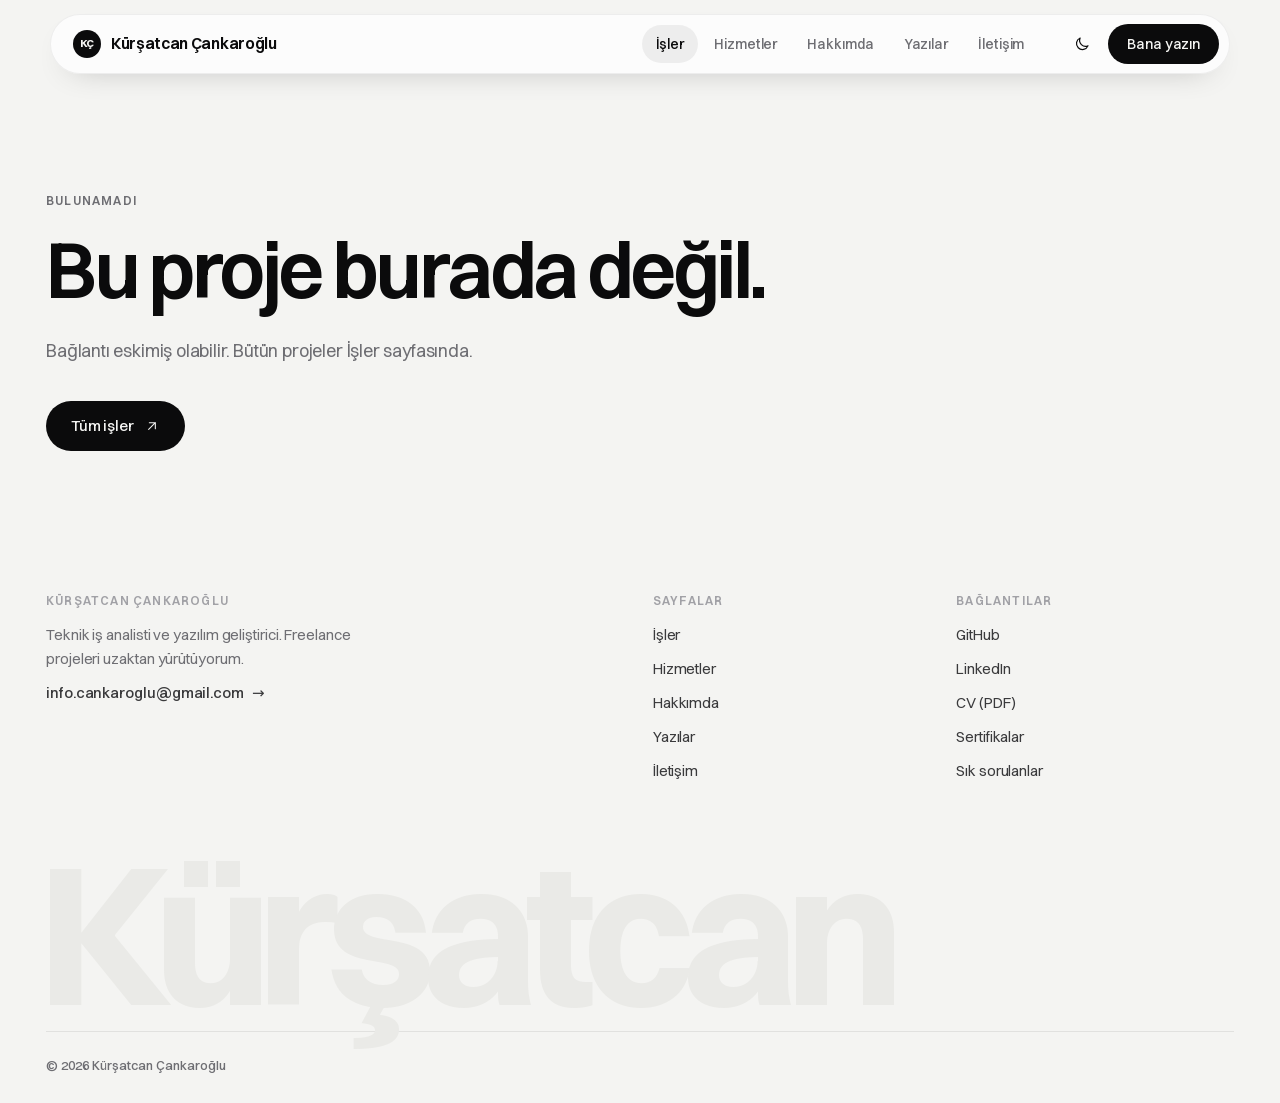
<file: portfolio-details.html>
<!doctype html>
<html lang="tr" data-theme="light">
<head>
<meta charset="utf-8">
<meta name="viewport" content="width=device-width, initial-scale=1">
<meta http-equiv="Content-Security-Policy" content="default-src 'self'; base-uri 'none'; object-src 'none'; img-src 'self' data:; font-src 'self'; style-src 'self' 'unsafe-inline'; script-src 'self' https://cdn.jsdelivr.net; connect-src 'self' https://api.emailjs.com https://formsubmit.co; frame-src 'self' https://formsubmit.co; form-action 'self' https://formsubmit.co; upgrade-insecure-requests">
<title>Proje — Kürşatcan Çankaroğlu</title>
<meta name="description" content="Projenin ayrıntıları: neden yapıldığı, neler yaptığı, ekranları ve kullanılan teknolojiler.">
<meta name="theme-color" content="#f4f4f2">
<meta property="og:image" content="assets/media/brand/og.png">
<link rel="icon" href="assets/media/brand/favicon.svg" type="image/svg+xml">
<link rel="apple-touch-icon" href="assets/media/brand/apple-touch-icon.png">
<link rel="manifest" href="manifest.webmanifest">
<link rel="preload" href="assets/fonts/switzer-variable.woff2" as="font" type="font/woff2" crossorigin>
<script src="assets/js/kursat-theme.js?v=20261014"></script>
<link rel="stylesheet" href="assets/css/kursat.css?v=20261026">
<script src="assets/js/kursat-core.js?v=20261014" defer></script>
<script src="assets/js/kursat-projects.js?v=20261026" defer></script>
<script src="assets/js/kursat-content.js?v=20261026" defer></script>
</head>
<body>
<a class="kursat-skip" href="#kursat-main">İçeriğe geç</a>
<!-- kursat:header -->
<header class="kursat-header">
  <div class="kursat-container kursat-header-inner">
    <a class="kursat-brand" href="index.html" aria-label="Kürşatcan Çankaroğlu, ana sayfa">
      <span class="kursat-brand-mark" aria-hidden="true">KÇ</span>
      <span>Kürşatcan <span class="kursat-brand-surname">Çankaroğlu</span></span>
    </a>
    <nav class="kursat-nav" aria-label="Ana menü">
      <a href="portfolio.html" aria-current="page">İşler</a>
      <a href="service.html">Hizmetler</a>
      <a href="about.html">Hakkımda</a>
      <a href="news.html">Yazılar</a>
      <a href="contact.html">İletişim</a>
    </nav>
    <div class="kursat-header-tools">
      <button class="kursat-icon-button kursat-theme-toggle" type="button" data-kursat-theme-toggle aria-label="Temayı değiştir">
        <svg class="kursat-icon-moon" viewBox="0 0 24 24" fill="none" stroke="currentColor" stroke-width="1.6" stroke-linecap="round" stroke-linejoin="round" aria-hidden="true"><path d="M20 14.5A8 8 0 0 1 9.5 4a8 8 0 1 0 10.5 10.5Z"/></svg>
        <svg class="kursat-icon-sun" viewBox="0 0 24 24" fill="none" stroke="currentColor" stroke-width="1.6" stroke-linecap="round" aria-hidden="true"><circle cx="12" cy="12" r="4"/><path d="M12 2.5v2M12 19.5v2M2.5 12h2M19.5 12h2M5.3 5.3l1.4 1.4M17.3 17.3l1.4 1.4M5.3 18.7l1.4-1.4M17.3 6.7l1.4-1.4"/></svg>
      </button>
      <a class="kursat-button kursat-button--small" href="contact.html">Bana yazın</a>
      <button class="kursat-icon-button kursat-menu-button" type="button" data-kursat-menu aria-expanded="false" aria-controls="kursat-drawer" aria-label="Menüyü aç">
        <svg viewBox="0 0 24 24" fill="none" stroke="currentColor" stroke-width="1.6" stroke-linecap="round" aria-hidden="true"><path d="M4 9h16M4 15h16"/></svg>
      </button>
    </div>
  </div>
</header>

<div class="kursat-drawer" id="kursat-drawer" aria-hidden="true">
  <nav aria-label="Mobil menü">
    <a href="index.html">Ana sayfa <span>00</span></a>
    <a href="portfolio.html" aria-current="page">İşler <span>01</span></a>
    <a href="service.html">Hizmetler <span>02</span></a>
    <a href="about.html">Hakkımda <span>03</span></a>
    <a href="news.html">Yazılar <span>04</span></a>
    <a href="contact.html">İletişim <span>05</span></a>
  </nav>
  <div class="kursat-drawer-foot">
    <a href="mailto:info.cankaroglu@gmail.com">info.cankaroglu@gmail.com</a>
    <a href="https://github.com/kursatcnk">GitHub</a>
    <a href="https://www.linkedin.com/in/kursatcnk/">LinkedIn</a>
  </div>
</div>
<!-- /kursat:header -->

<main id="kursat-main" data-kursat-case-study>
  <section class="kursat-page-head kursat-container">
    <span class="kursat-label">Yükleniyor</span>
    <noscript><p class="kursat-lead">Vaka çalışması JavaScript ile yükleniyor. <a class="kursat-link" href="portfolio.html">Tüm işler</a></p></noscript>
  </section>
</main>

<!-- kursat:footer -->
<footer class="kursat-footer">
  <div class="kursat-container">
    <div class="kursat-grid kursat-footer-grid">
      <div class="kursat-footer-col">
        <span class="kursat-label">Kürşatcan Çankaroğlu</span>
        <p>Teknik iş analisti ve yazılım geliştirici. Freelance projeleri uzaktan yürütüyorum.</p>
        <a class="kursat-link" href="mailto:info.cankaroglu@gmail.com">info.cankaroglu@gmail.com</a>
      </div>
      <div class="kursat-footer-col">
        <span class="kursat-label">Sayfalar</span>
        <a href="portfolio.html">İşler</a>
        <a href="service.html">Hizmetler</a>
        <a href="about.html">Hakkımda</a>
        <a href="news.html">Yazılar</a>
        <a href="contact.html">İletişim</a>
      </div>
      <div class="kursat-footer-col">
        <span class="kursat-label">Bağlantılar</span>
        <a href="https://github.com/kursatcnk">GitHub</a>
        <a href="https://www.linkedin.com/in/kursatcnk/">LinkedIn</a>
        <a href="assets/docs/Kursatcan_Cankaroglu_CV.pdf" download>CV (PDF)</a>
        <a href="certificates.html">Sertifikalar</a>
        <a href="faq.html">Sık sorulanlar</a>
      </div>
    </div>
    <p class="kursat-footer-word" aria-hidden="true">Kürşatcan</p>
  </div>
  <div class="kursat-container">
    <div class="kursat-footer-base kursat-label">
      <span>© <span data-kursat-year>2026</span> Kürşatcan Çankaroğlu</span>
    </div>
  </div>
</footer>
<!-- /kursat:footer -->
</body>
</html>
</file>
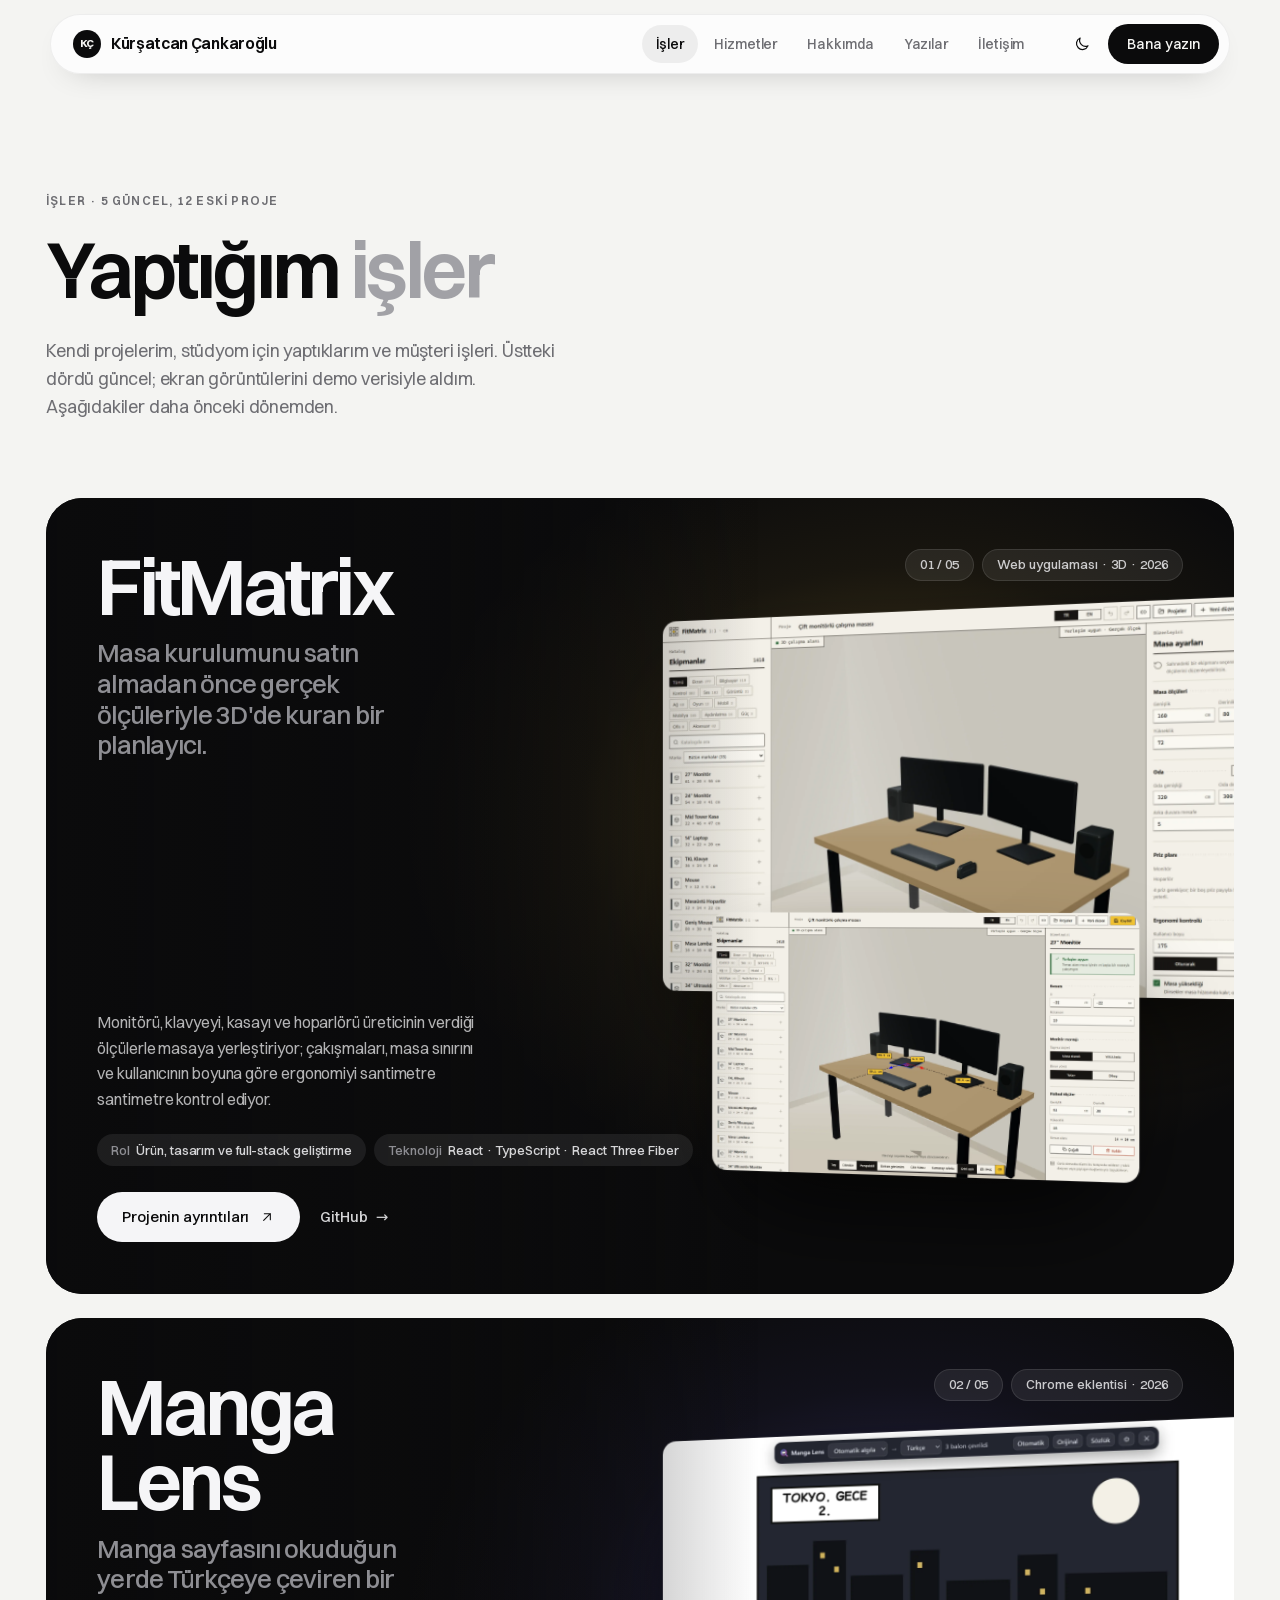
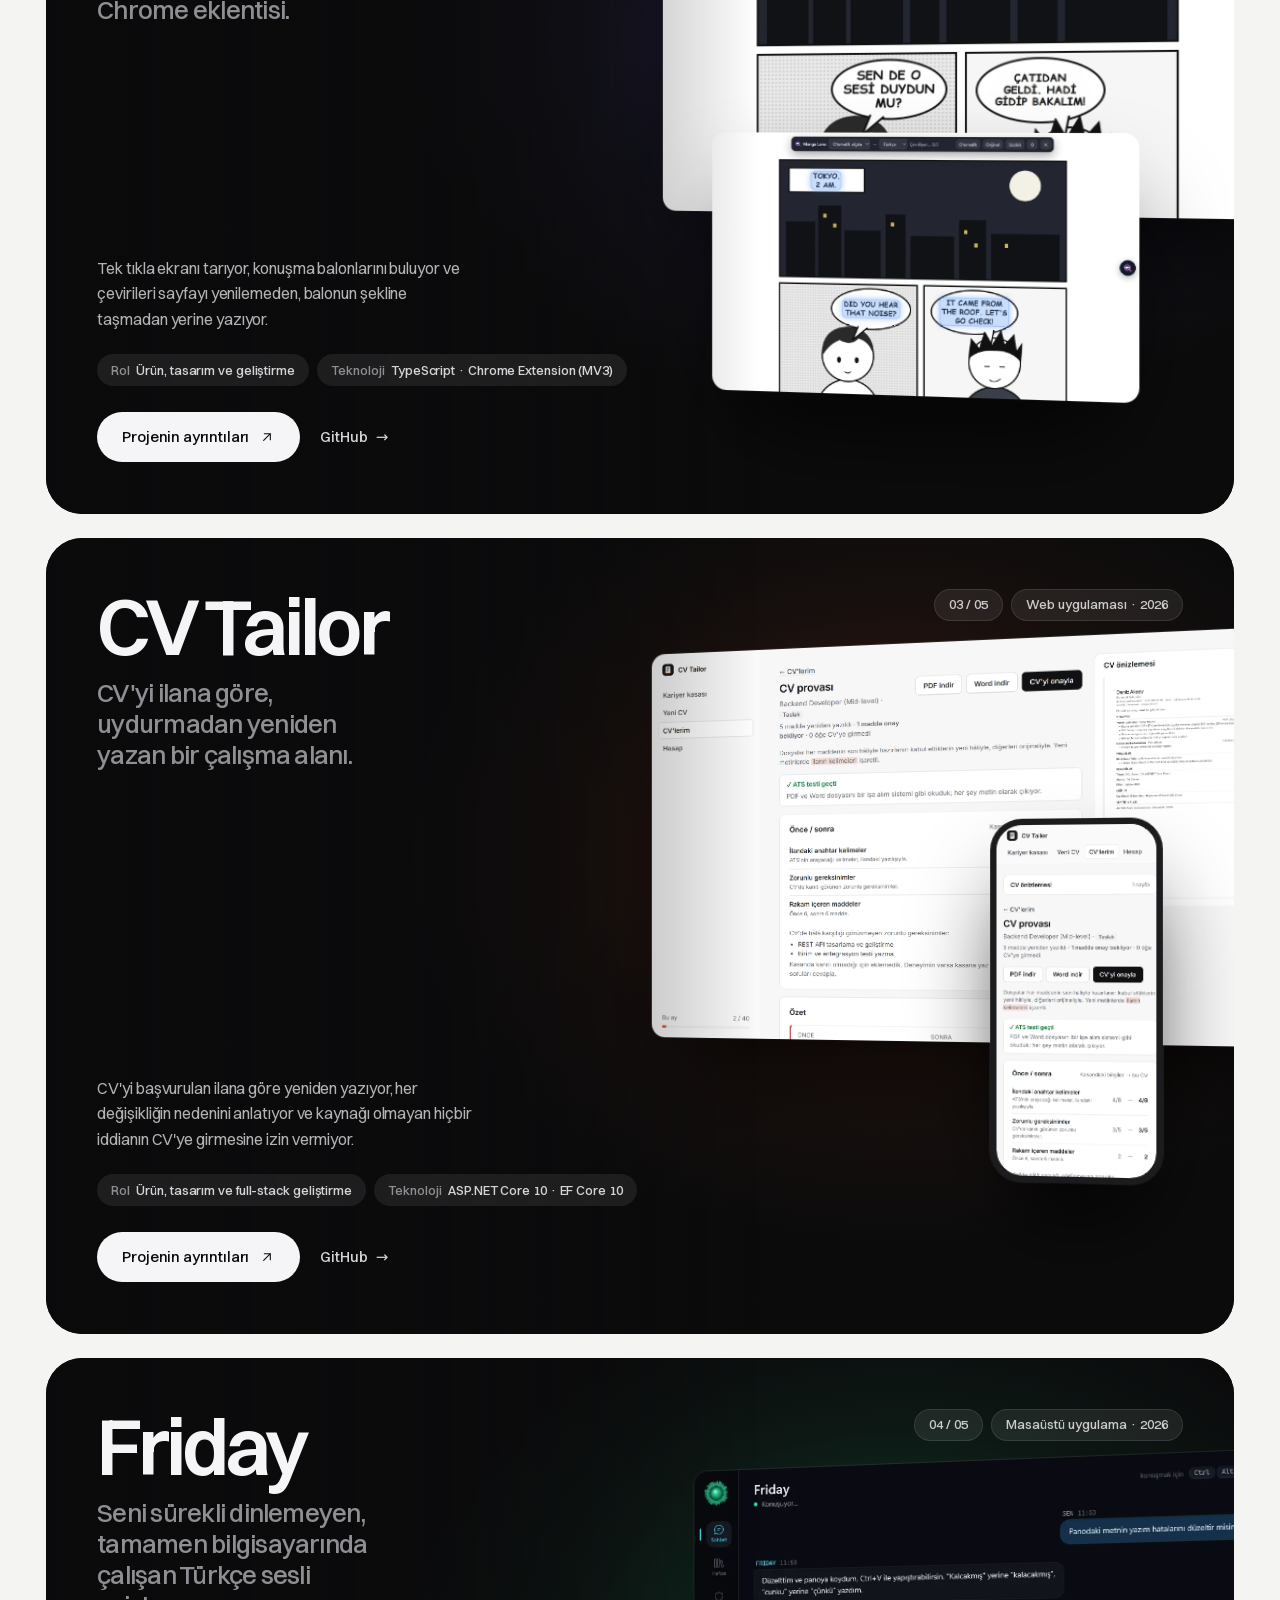
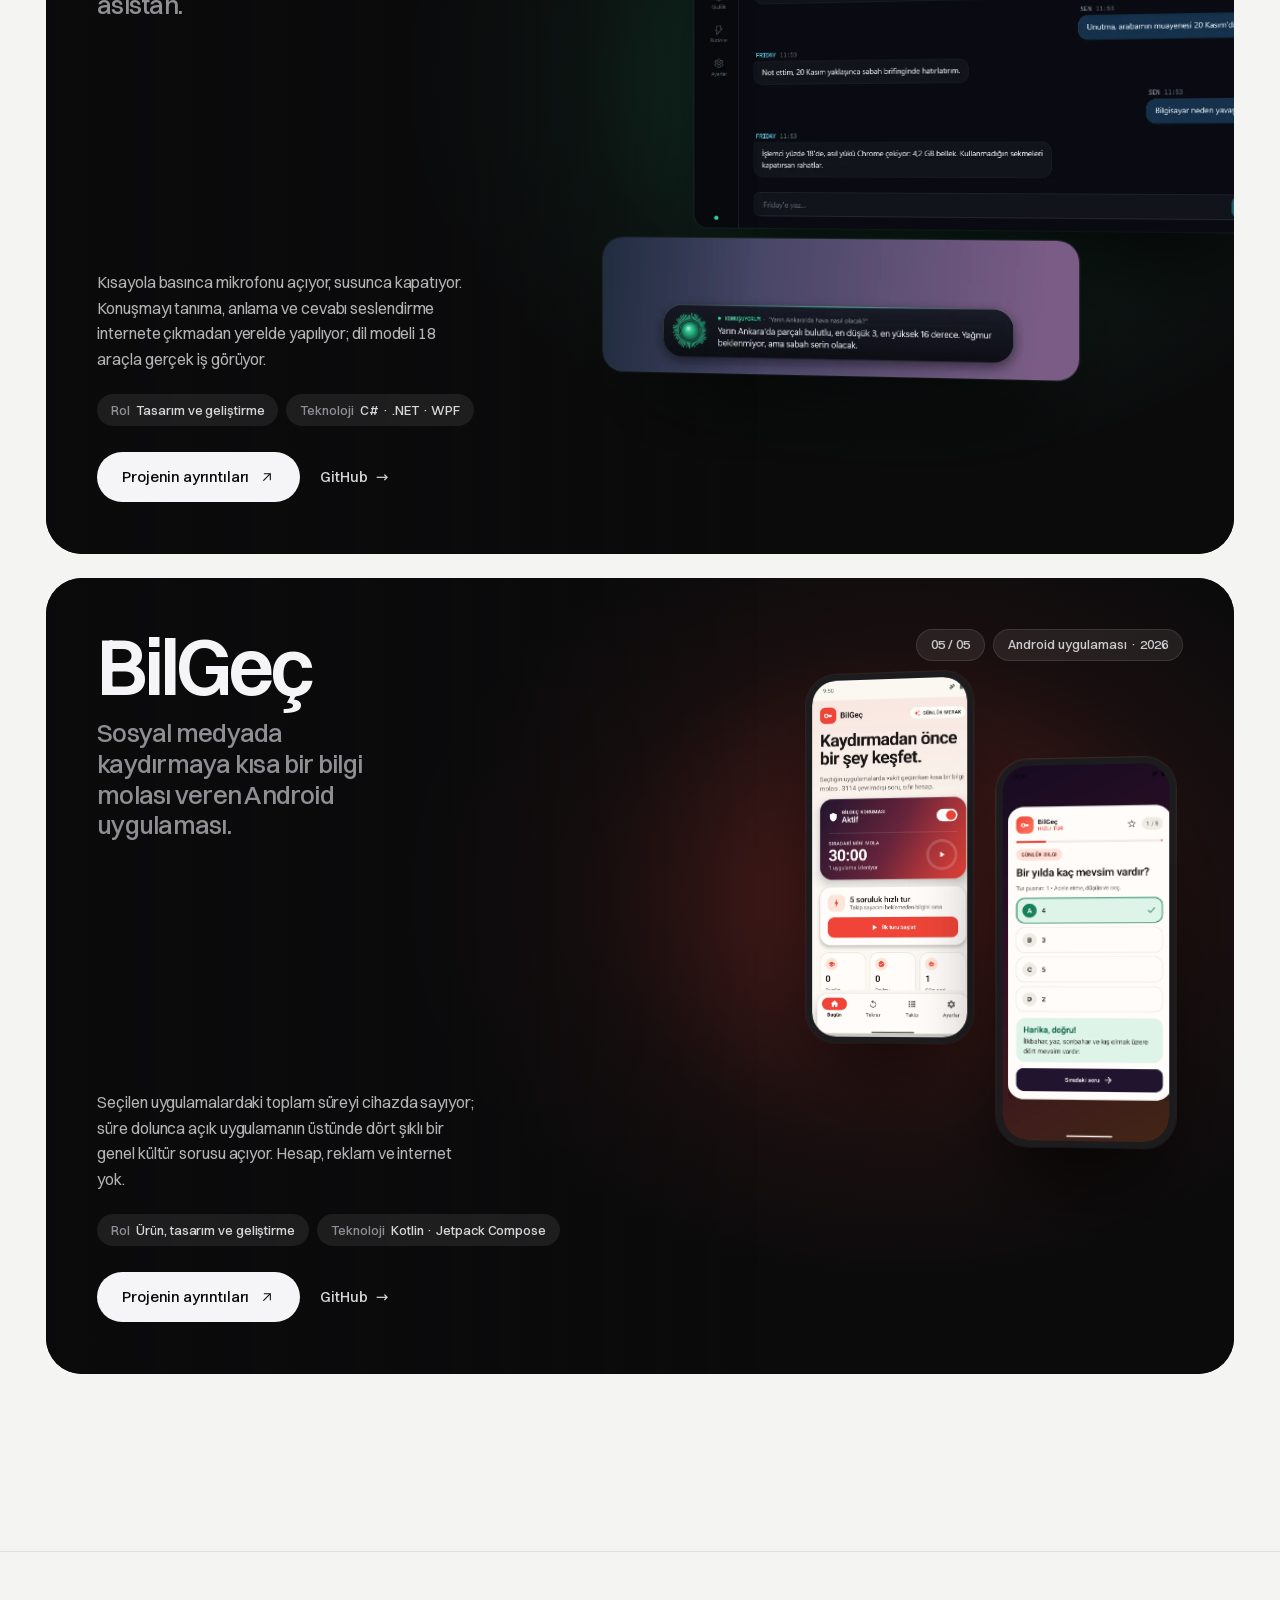
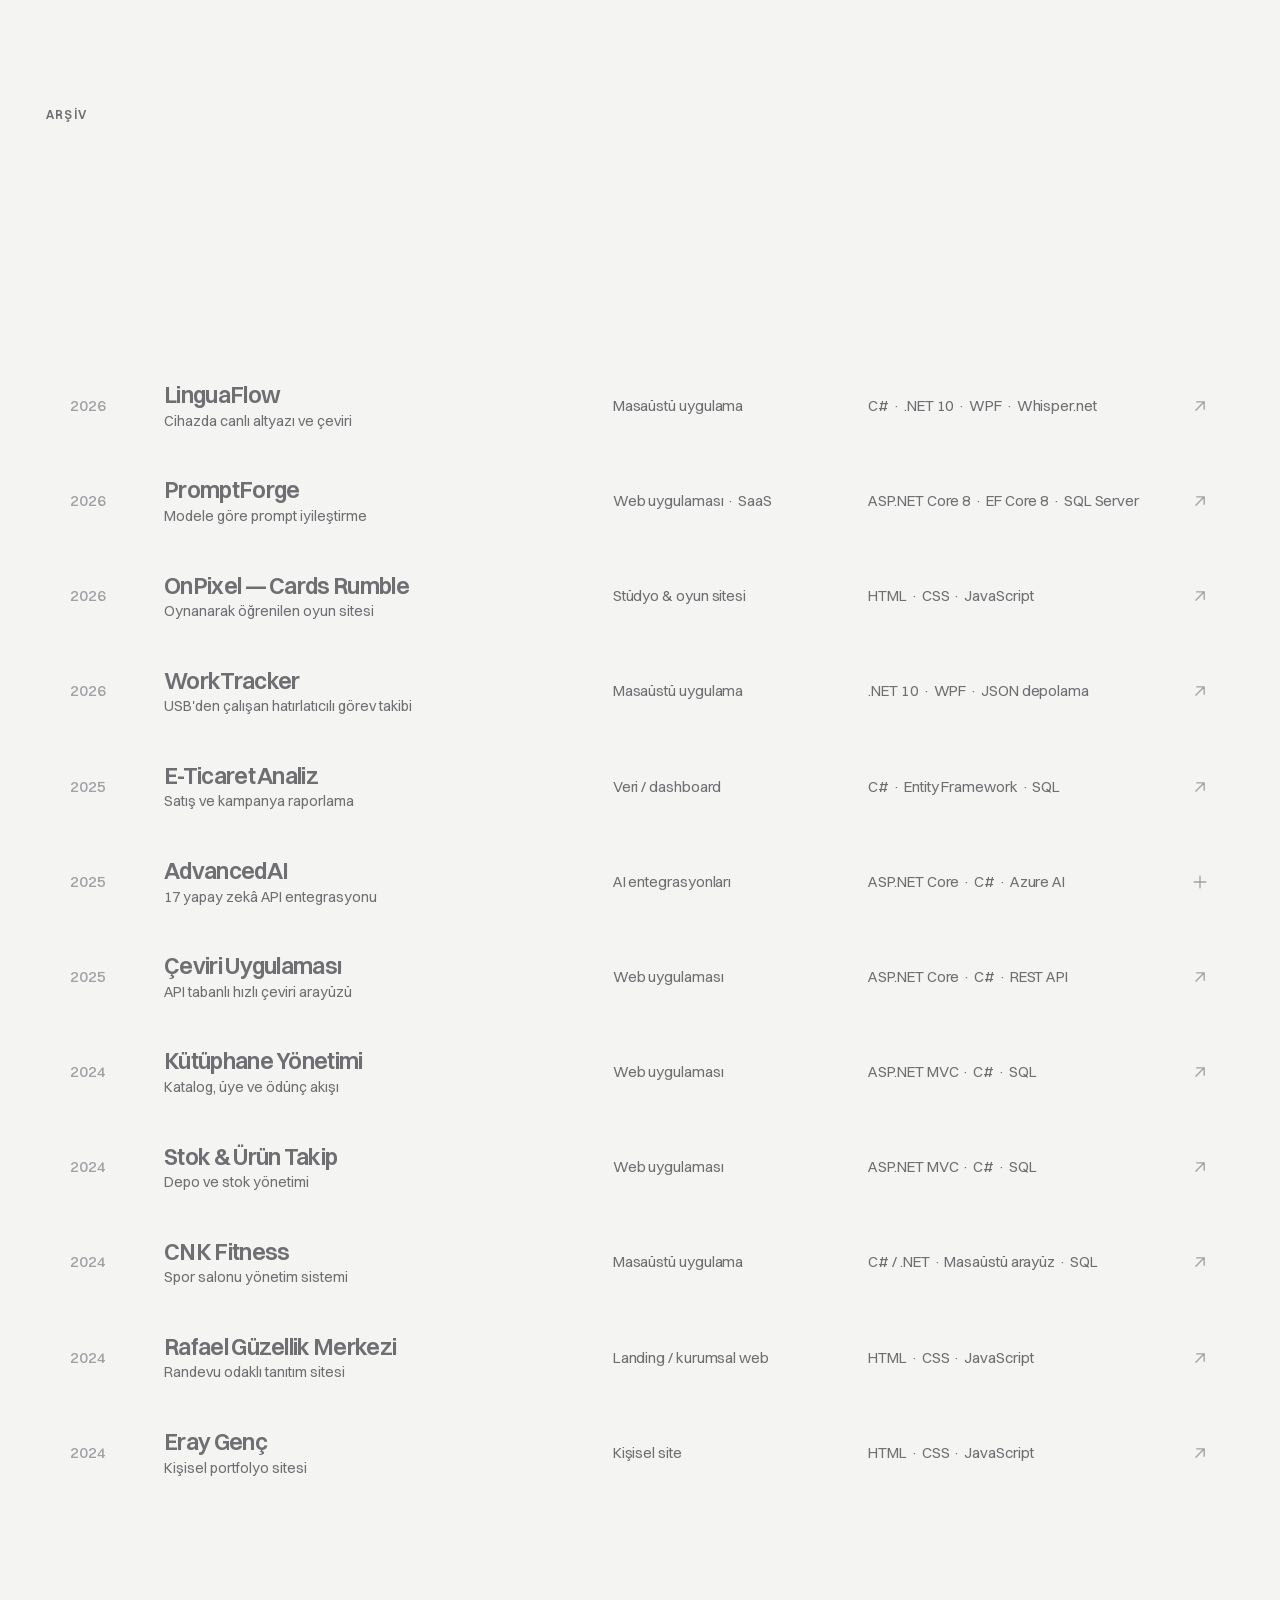
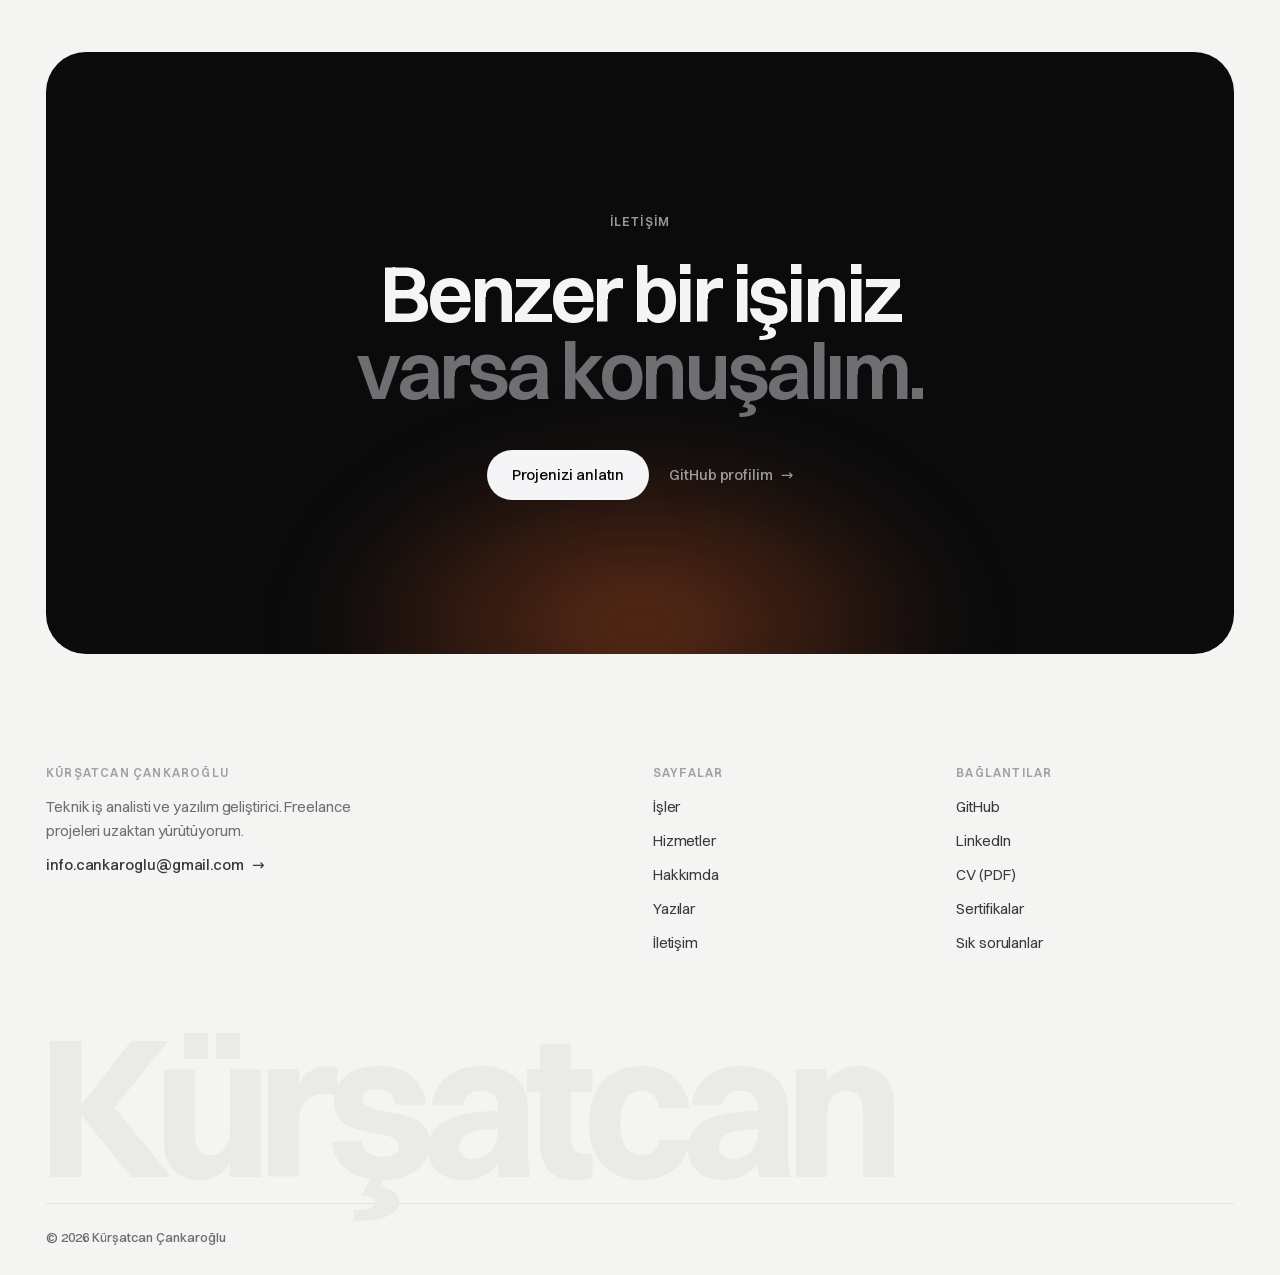
<file: portfolio.html>
<!doctype html>
<html lang="tr" data-theme="light">
<head>
<meta charset="utf-8">
<meta name="viewport" content="width=device-width, initial-scale=1">
<meta http-equiv="Content-Security-Policy" content="default-src 'self'; base-uri 'none'; object-src 'none'; img-src 'self' data:; font-src 'self'; style-src 'self' 'unsafe-inline'; script-src 'self' https://cdn.jsdelivr.net; connect-src 'self' https://api.emailjs.com https://formsubmit.co; frame-src 'self' https://formsubmit.co; form-action 'self' https://formsubmit.co; upgrade-insecure-requests">
<title>İşler — Kürşatcan Çankaroğlu</title>
<meta name="description" content="Kürşatcan Çankaroğlu'nun projeleri: FitMatrix, Manga Lens, CV Tailor, Friday, BilGeç, LinguaFlow, PromptForge ve daha önceki siteler ile .NET uygulamaları.">
<meta name="theme-color" content="#f4f4f2">
<meta property="og:title" content="İşler — Kürşatcan Çankaroğlu">
<meta property="og:image" content="assets/media/brand/og.png">
<link rel="icon" href="assets/media/brand/favicon.svg" type="image/svg+xml">
<link rel="apple-touch-icon" href="assets/media/brand/apple-touch-icon.png">
<link rel="manifest" href="manifest.webmanifest">
<link rel="preload" href="assets/fonts/switzer-variable.woff2" as="font" type="font/woff2" crossorigin>
<script src="assets/js/kursat-theme.js?v=20261014"></script>
<link rel="stylesheet" href="assets/css/kursat.css?v=20261026">
<script src="assets/js/kursat-core.js?v=20261014" defer></script>
<script src="assets/js/kursat-projects.js?v=20261026" defer></script>
<script src="assets/js/kursat-content.js?v=20261026" defer></script>
</head>
<body>
<a class="kursat-skip" href="#kursat-main">İçeriğe geç</a>
<!-- kursat:header -->
<header class="kursat-header">
  <div class="kursat-container kursat-header-inner">
    <a class="kursat-brand" href="index.html" aria-label="Kürşatcan Çankaroğlu, ana sayfa">
      <span class="kursat-brand-mark" aria-hidden="true">KÇ</span>
      <span>Kürşatcan <span class="kursat-brand-surname">Çankaroğlu</span></span>
    </a>
    <nav class="kursat-nav" aria-label="Ana menü">
      <a href="portfolio.html" aria-current="page">İşler</a>
      <a href="service.html">Hizmetler</a>
      <a href="about.html">Hakkımda</a>
      <a href="news.html">Yazılar</a>
      <a href="contact.html">İletişim</a>
    </nav>
    <div class="kursat-header-tools">
      <button class="kursat-icon-button kursat-theme-toggle" type="button" data-kursat-theme-toggle aria-label="Temayı değiştir">
        <svg class="kursat-icon-moon" viewBox="0 0 24 24" fill="none" stroke="currentColor" stroke-width="1.6" stroke-linecap="round" stroke-linejoin="round" aria-hidden="true"><path d="M20 14.5A8 8 0 0 1 9.5 4a8 8 0 1 0 10.5 10.5Z"/></svg>
        <svg class="kursat-icon-sun" viewBox="0 0 24 24" fill="none" stroke="currentColor" stroke-width="1.6" stroke-linecap="round" aria-hidden="true"><circle cx="12" cy="12" r="4"/><path d="M12 2.5v2M12 19.5v2M2.5 12h2M19.5 12h2M5.3 5.3l1.4 1.4M17.3 17.3l1.4 1.4M5.3 18.7l1.4-1.4M17.3 6.7l1.4-1.4"/></svg>
      </button>
      <a class="kursat-button kursat-button--small" href="contact.html">Bana yazın</a>
      <button class="kursat-icon-button kursat-menu-button" type="button" data-kursat-menu aria-expanded="false" aria-controls="kursat-drawer" aria-label="Menüyü aç">
        <svg viewBox="0 0 24 24" fill="none" stroke="currentColor" stroke-width="1.6" stroke-linecap="round" aria-hidden="true"><path d="M4 9h16M4 15h16"/></svg>
      </button>
    </div>
  </div>
</header>

<div class="kursat-drawer" id="kursat-drawer" aria-hidden="true">
  <nav aria-label="Mobil menü">
    <a href="index.html">Ana sayfa <span>00</span></a>
    <a href="portfolio.html" aria-current="page">İşler <span>01</span></a>
    <a href="service.html">Hizmetler <span>02</span></a>
    <a href="about.html">Hakkımda <span>03</span></a>
    <a href="news.html">Yazılar <span>04</span></a>
    <a href="contact.html">İletişim <span>05</span></a>
  </nav>
  <div class="kursat-drawer-foot">
    <a href="mailto:info.cankaroglu@gmail.com">info.cankaroglu@gmail.com</a>
    <a href="https://github.com/kursatcnk">GitHub</a>
    <a href="https://www.linkedin.com/in/kursatcnk/">LinkedIn</a>
  </div>
</div>
<!-- /kursat:header -->

<main id="kursat-main">
  <section class="kursat-page-head kursat-container">
    <span class="kursat-label">İşler · <span data-kursat-count="featured">4</span> güncel, <span data-kursat-count="archive">8</span> eski proje</span>
    <h1 class="kursat-h1">Yaptığım <span class="kursat-soft">işler</span></h1>
    <p class="kursat-lead">Kendi projelerim, stüdyom için yaptıklarım ve müşteri işleri. Üstteki dördü güncel; ekran görüntülerini demo verisiyle aldım. Aşağıdakiler daha önceki dönemden.</p>
  </section>

  <section style="padding-bottom:var(--kursat-section)">
    <div class="kursat-scenes" data-kursat-scenes></div>
  </section>

  <section class="kursat-section kursat-section--line">
    <div class="kursat-container">
      <div class="kursat-grid kursat-section-head">
        <span class="kursat-label">Arşiv</span>
        <div class="kursat-section-head-title">
          <h2 class="kursat-h2 kursat-reveal">Daha önce <span class="kursat-soft">yaptıklarım.</span></h2>
          <p class="kursat-reveal">Bir kısmı müşteri işi, bir kısmı yeni bir konuyu öğrenmek için yazdığım uygulamalar. En yeniden eskiye.</p>
        </div>
      </div>
      <div class="kursat-index kursat-reveal" data-kursat-index></div>
    </div>
  </section>

  <section class="kursat-cta" data-kursat-tone="night">
    <div class="kursat-container">
      <span class="kursat-label">İletişim</span>
      <h2 class="kursat-h1 kursat-cta-title kursat-reveal">Benzer bir işiniz <span class="kursat-soft">varsa konuşalım.</span></h2>
      <div class="kursat-cta-row kursat-reveal">
        <a class="kursat-button kursat-button--accent" href="contact.html">Projenizi anlatın</a>
        <a class="kursat-link kursat-link--muted" href="https://github.com/kursatcnk">GitHub profilim</a>
      </div>
    </div>
  </section>
</main>

<!-- kursat:footer -->
<footer class="kursat-footer">
  <div class="kursat-container">
    <div class="kursat-grid kursat-footer-grid">
      <div class="kursat-footer-col">
        <span class="kursat-label">Kürşatcan Çankaroğlu</span>
        <p>Teknik iş analisti ve yazılım geliştirici. Freelance projeleri uzaktan yürütüyorum.</p>
        <a class="kursat-link" href="mailto:info.cankaroglu@gmail.com">info.cankaroglu@gmail.com</a>
      </div>
      <div class="kursat-footer-col">
        <span class="kursat-label">Sayfalar</span>
        <a href="portfolio.html">İşler</a>
        <a href="service.html">Hizmetler</a>
        <a href="about.html">Hakkımda</a>
        <a href="news.html">Yazılar</a>
        <a href="contact.html">İletişim</a>
      </div>
      <div class="kursat-footer-col">
        <span class="kursat-label">Bağlantılar</span>
        <a href="https://github.com/kursatcnk">GitHub</a>
        <a href="https://www.linkedin.com/in/kursatcnk/">LinkedIn</a>
        <a href="assets/docs/Kursatcan_Cankaroglu_CV.pdf" download>CV (PDF)</a>
        <a href="certificates.html">Sertifikalar</a>
        <a href="faq.html">Sık sorulanlar</a>
      </div>
    </div>
    <p class="kursat-footer-word" aria-hidden="true">Kürşatcan</p>
  </div>
  <div class="kursat-container">
    <div class="kursat-footer-base kursat-label">
      <span>© <span data-kursat-year>2026</span> Kürşatcan Çankaroğlu</span>
    </div>
  </div>
</footer>
<!-- /kursat:footer -->
</body>
</html>
</file>
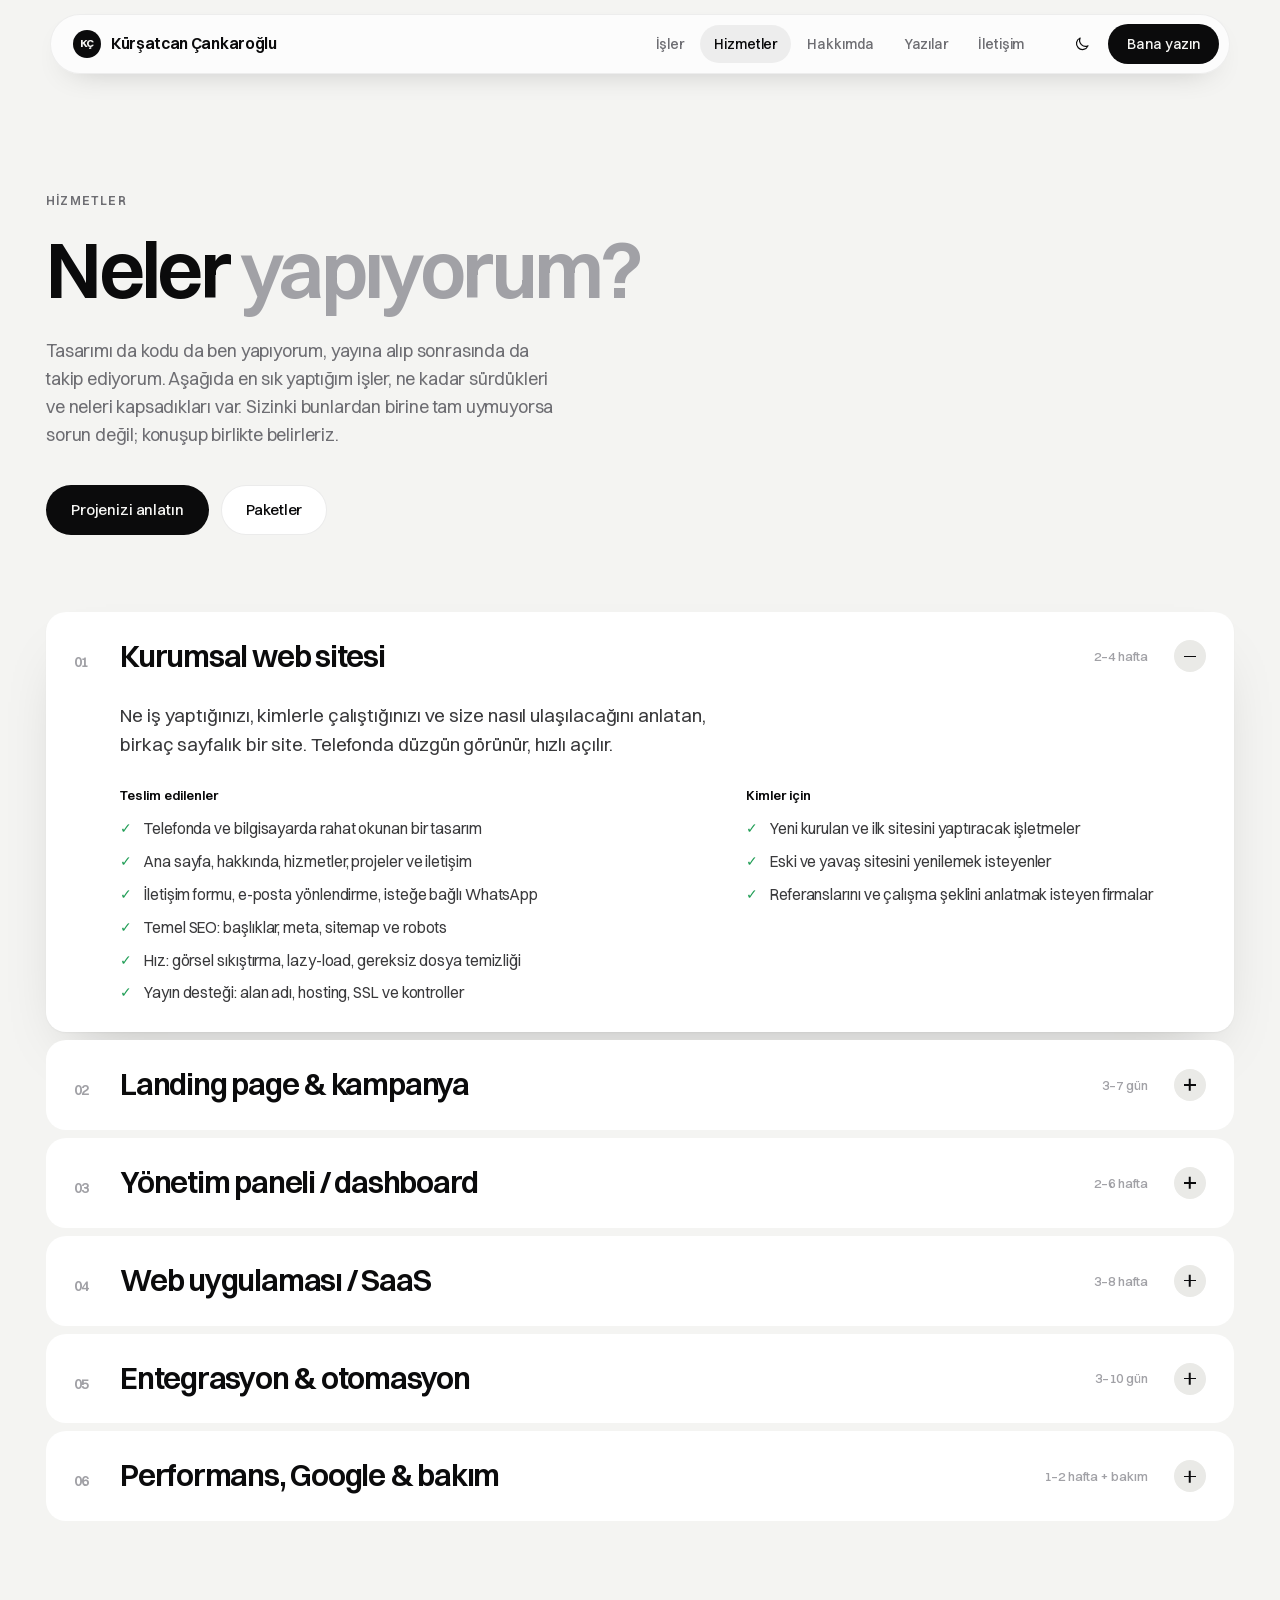
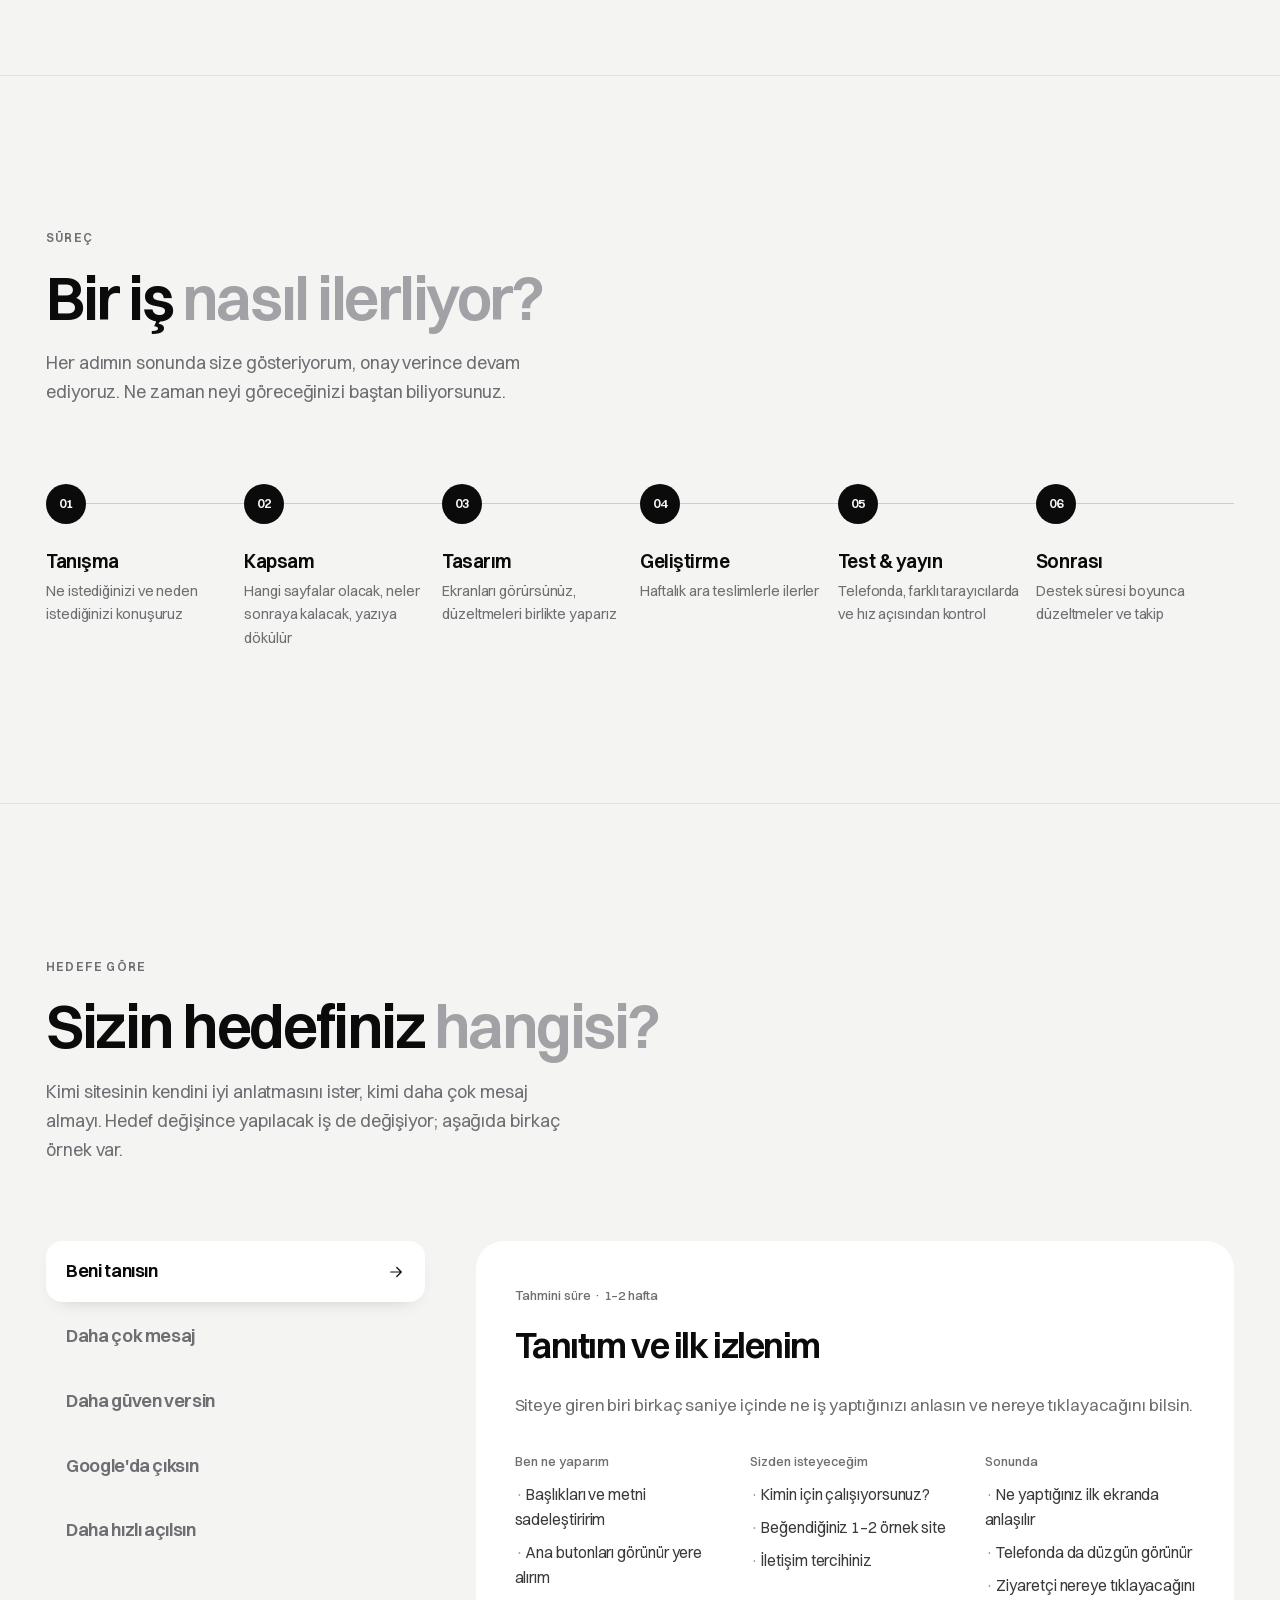
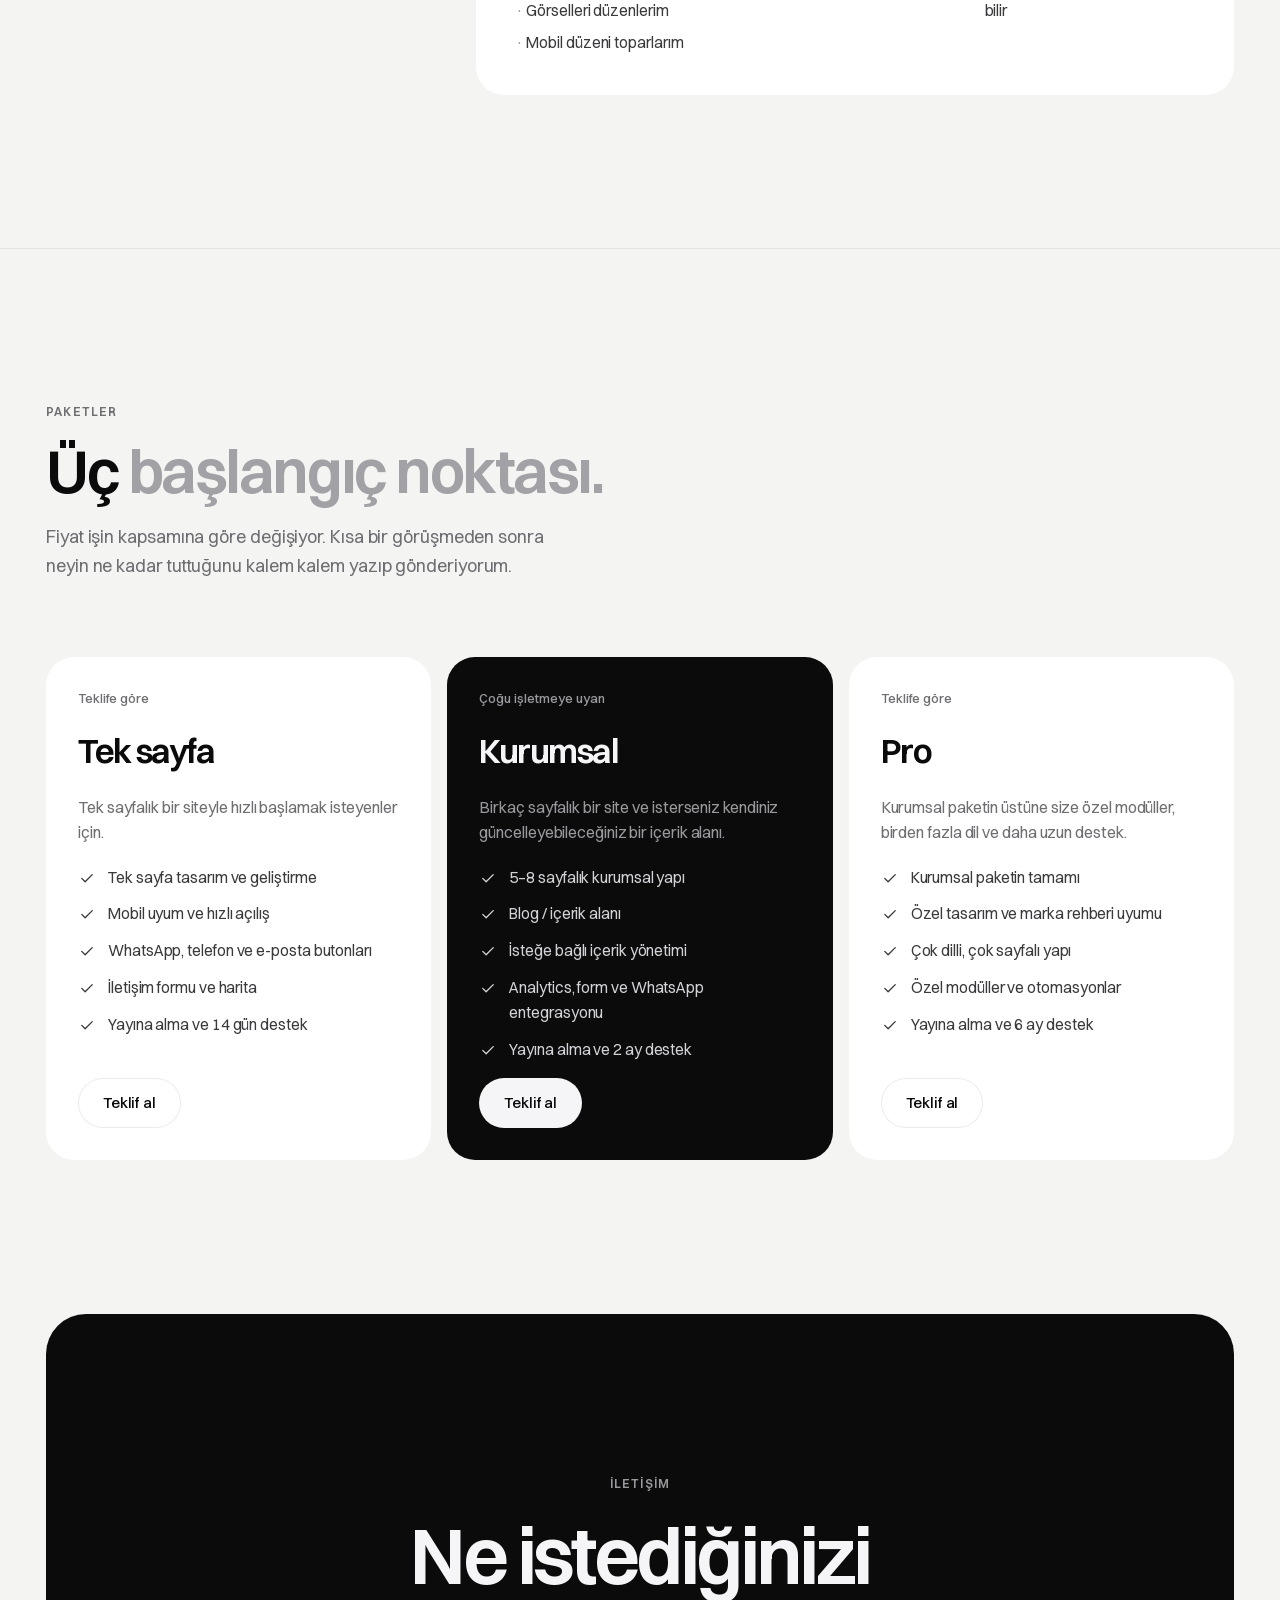
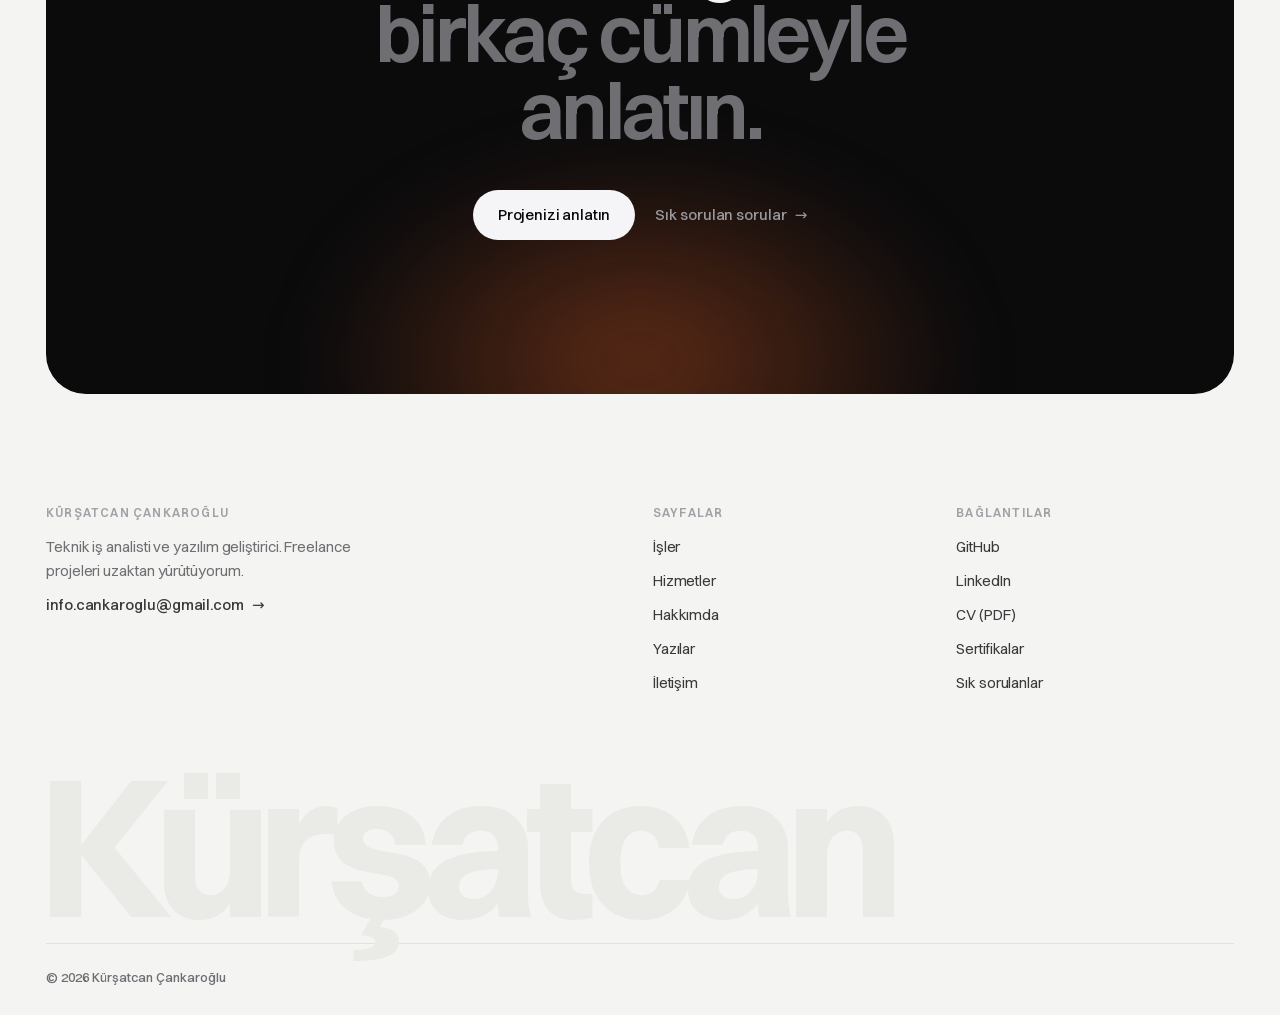
<file: service-details.html>
<!doctype html>
<html lang="tr">
<head>
<meta charset="utf-8">
<meta name="viewport" content="width=device-width, initial-scale=1">
<meta name="robots" content="noindex">
<title>Hizmetler — Kürşatcan Çankaroğlu</title>
<link rel="canonical" href="service.html">
<meta http-equiv="refresh" content="0; url=service.html">
<script src="assets/js/kursat-redirect.js?v=20261014"></script>
</head>
<body>
<p>Hizmet detayları artık tek sayfada: <a href="service.html">Hizmetler</a></p>
</body>
</html>
</file>
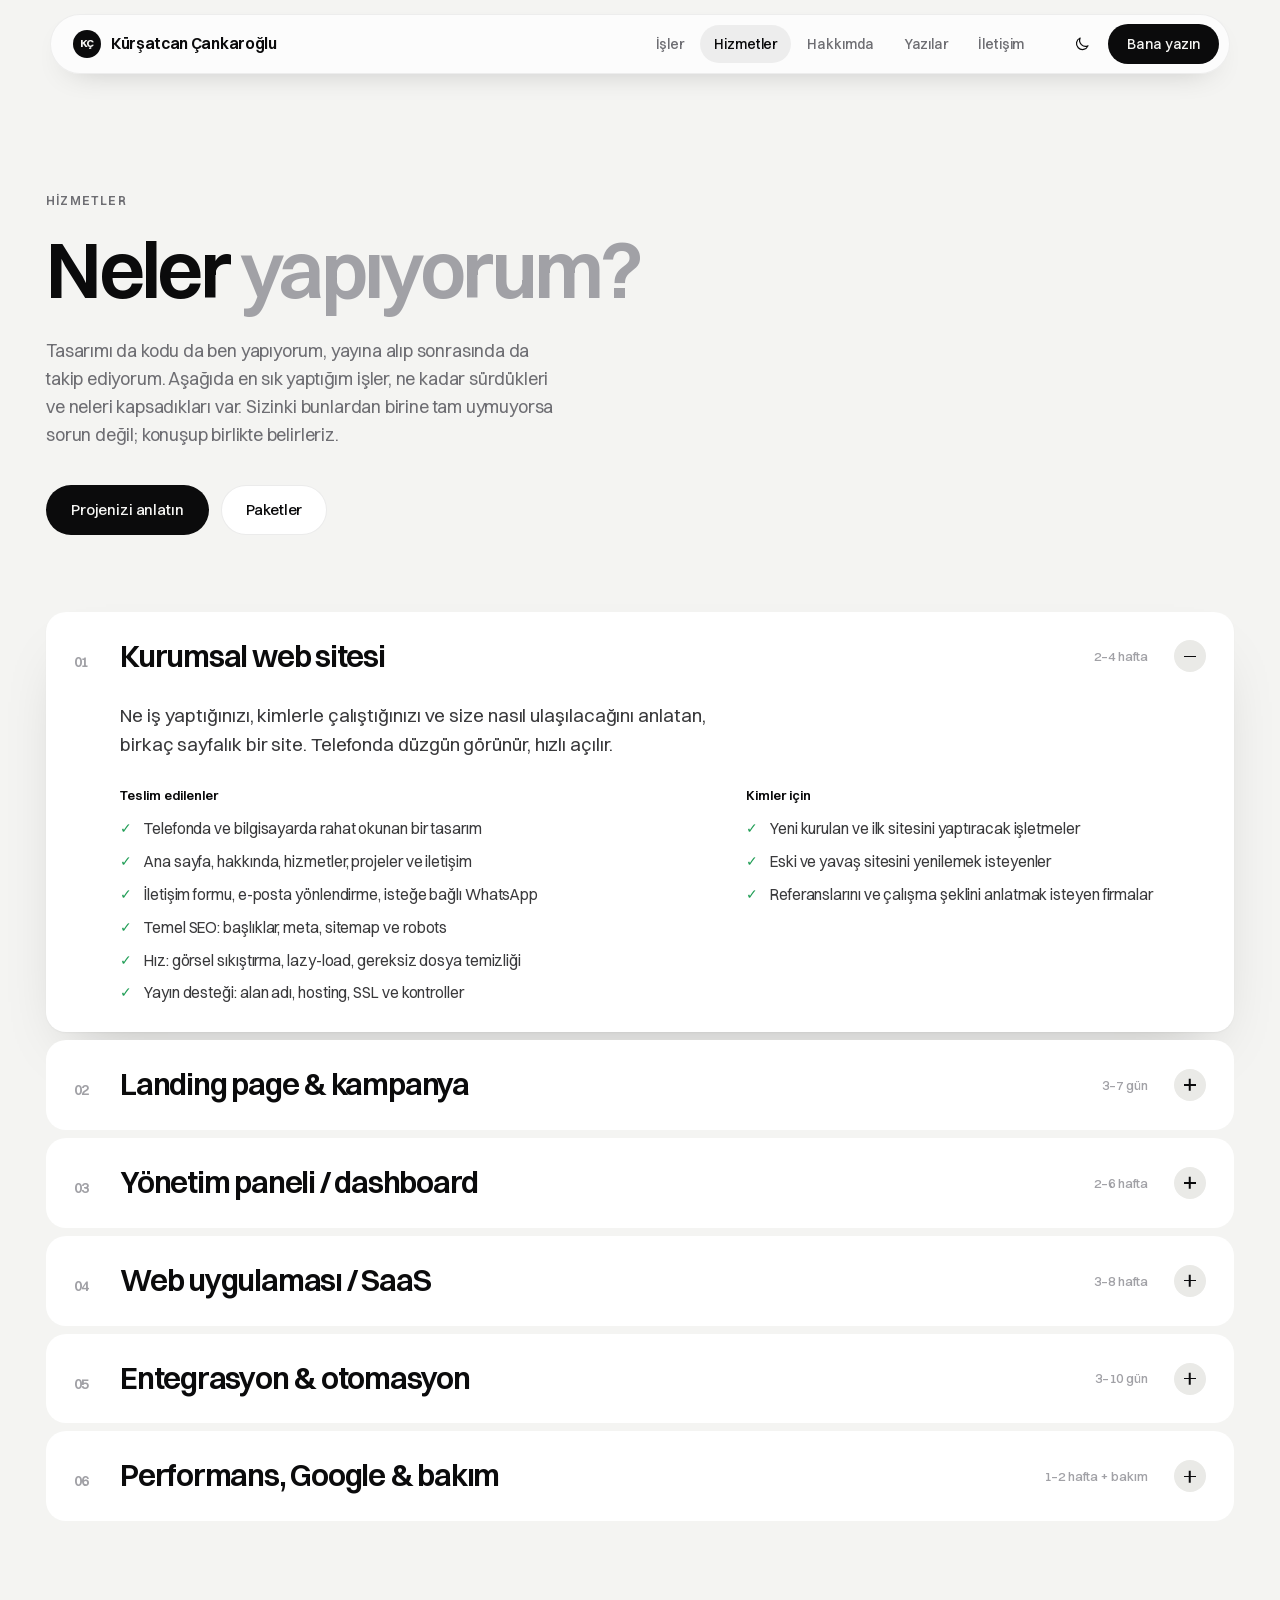
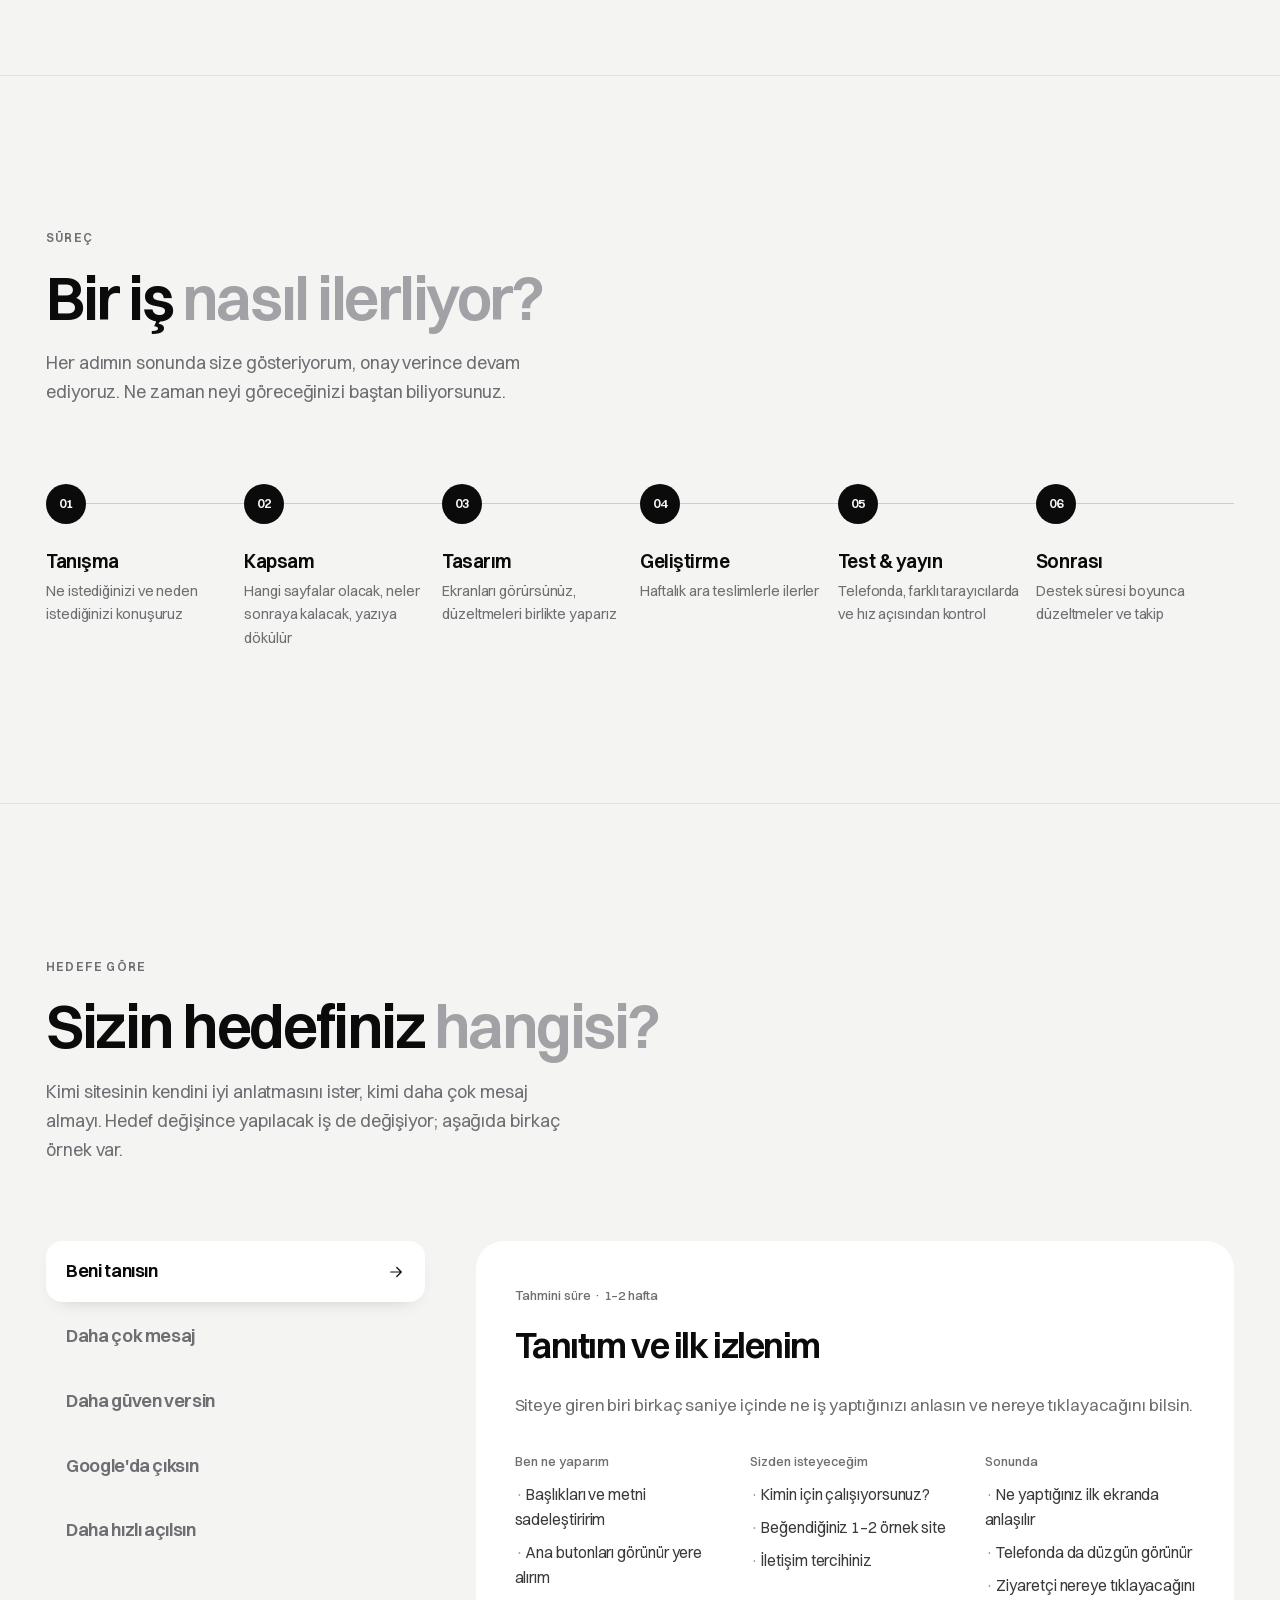
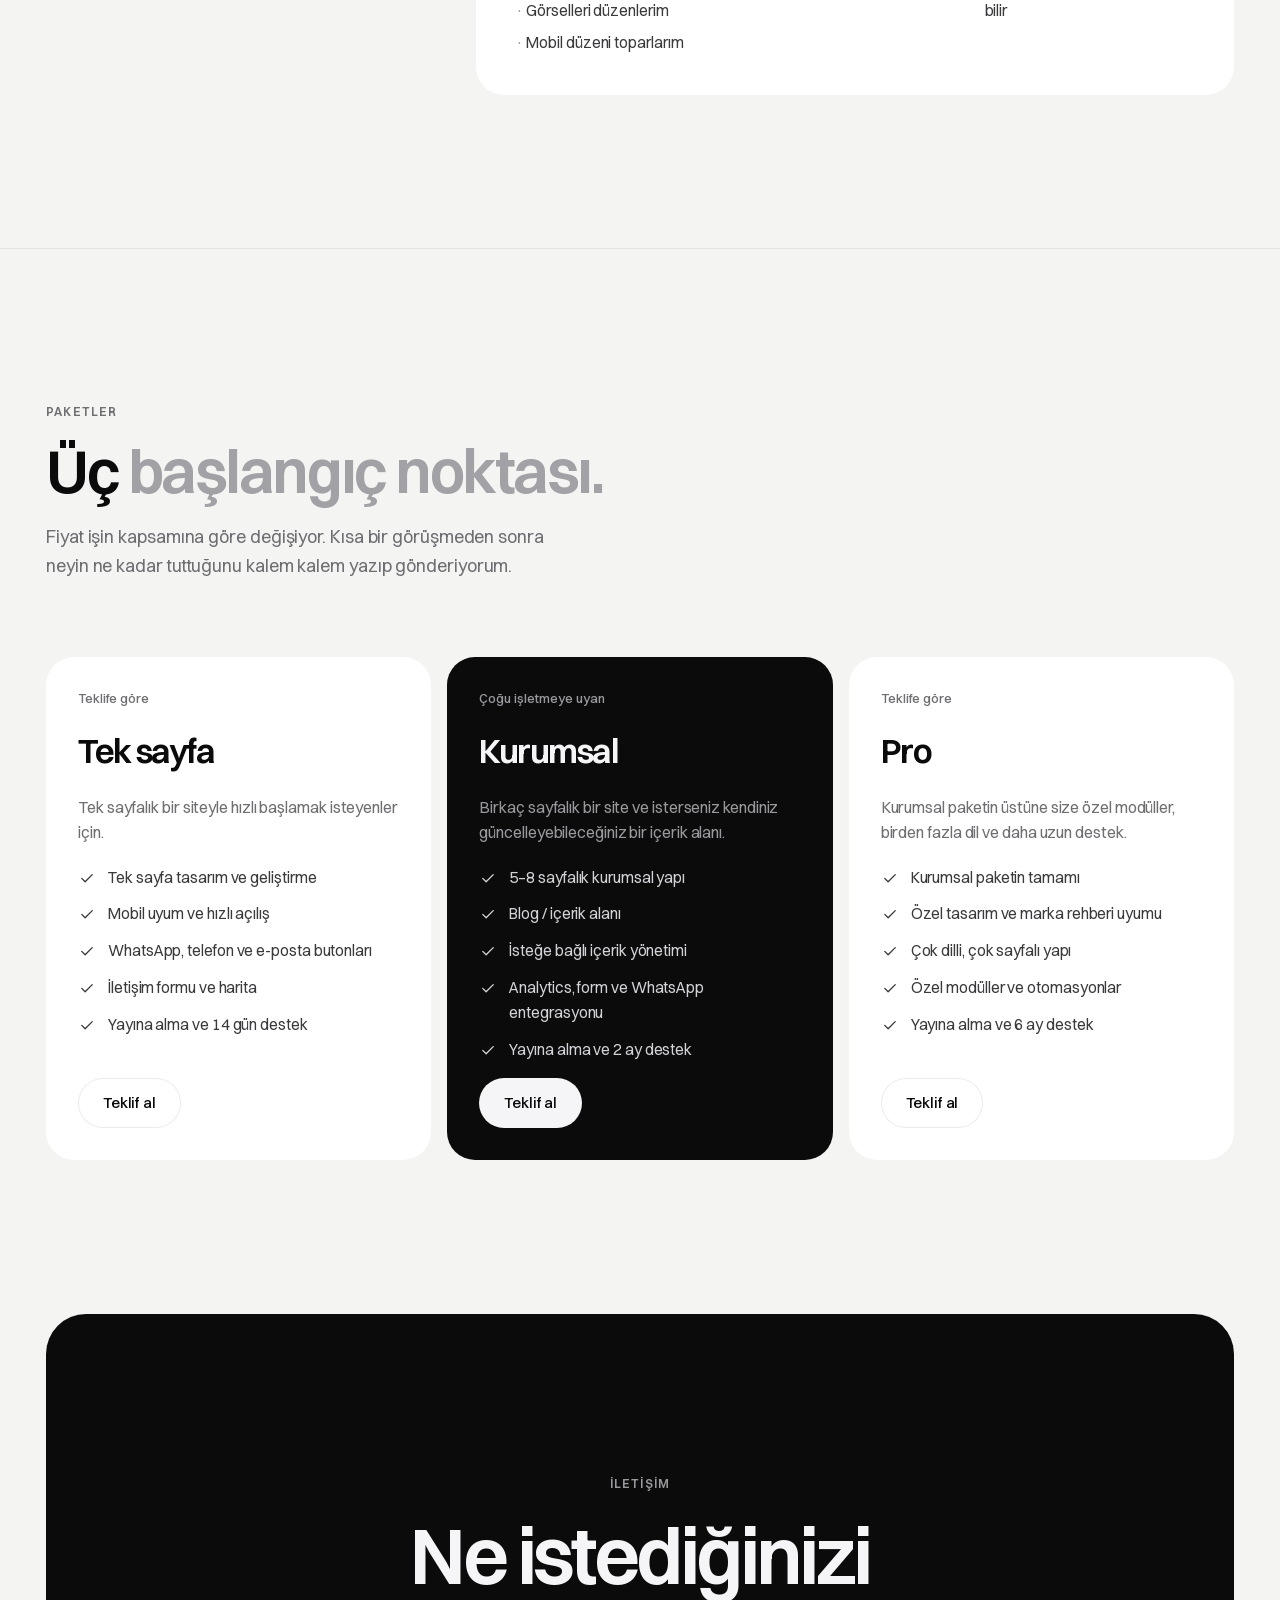
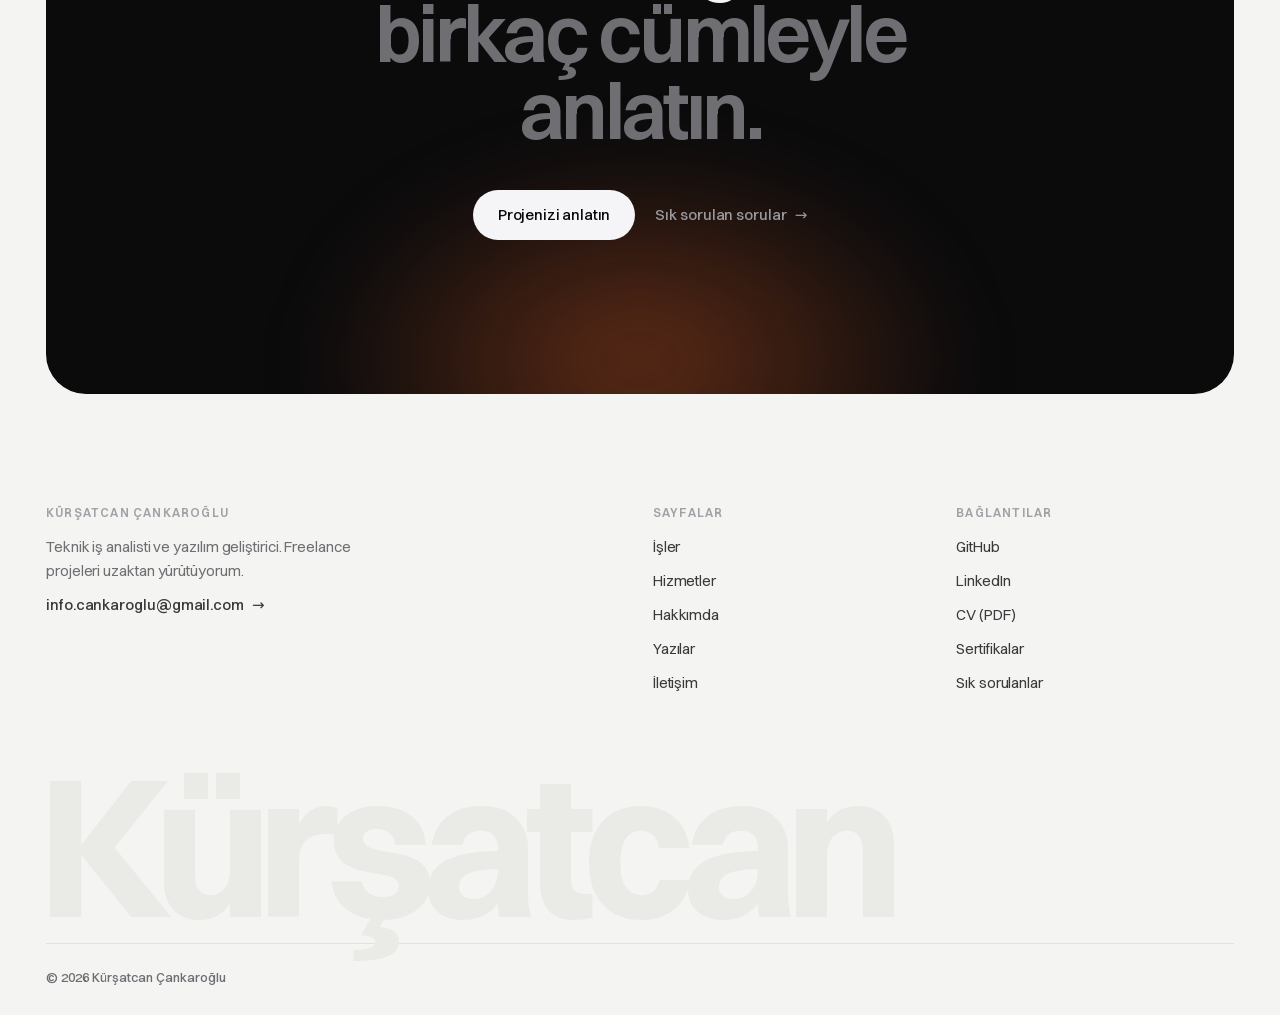
<file: service.html>
<!doctype html>
<html lang="tr" data-theme="light">
<head>
<meta charset="utf-8">
<meta name="viewport" content="width=device-width, initial-scale=1">
<meta http-equiv="Content-Security-Policy" content="default-src 'self'; base-uri 'none'; object-src 'none'; img-src 'self' data:; font-src 'self'; style-src 'self' 'unsafe-inline'; script-src 'self' https://cdn.jsdelivr.net; connect-src 'self' https://api.emailjs.com https://formsubmit.co; frame-src 'self' https://formsubmit.co; form-action 'self' https://formsubmit.co; upgrade-insecure-requests">
<title>Hizmetler — Kürşatcan Çankaroğlu</title>
<meta name="description" content="Kurumsal web sitesi, landing page, yönetim paneli, web uygulaması, entegrasyon ve performans/bakım hizmetleri. Süreç, paketler ve teslim süreleri.">
<meta name="theme-color" content="#f4f4f2">
<meta property="og:title" content="Hizmetler — Kürşatcan Çankaroğlu">
<meta property="og:image" content="assets/media/brand/og.png">
<link rel="icon" href="assets/media/brand/favicon.svg" type="image/svg+xml">
<link rel="apple-touch-icon" href="assets/media/brand/apple-touch-icon.png">
<link rel="manifest" href="manifest.webmanifest">
<link rel="preload" href="assets/fonts/switzer-variable.woff2" as="font" type="font/woff2" crossorigin>
<script src="assets/js/kursat-theme.js?v=20261014"></script>
<link rel="stylesheet" href="assets/css/kursat.css?v=20261026">
<script src="assets/js/kursat-core.js?v=20261014" defer></script>
<script src="assets/js/kursat-content.js?v=20261026" defer></script>
</head>
<body>
<a class="kursat-skip" href="#kursat-main">İçeriğe geç</a>
<!-- kursat:header -->
<header class="kursat-header">
  <div class="kursat-container kursat-header-inner">
    <a class="kursat-brand" href="index.html" aria-label="Kürşatcan Çankaroğlu, ana sayfa">
      <span class="kursat-brand-mark" aria-hidden="true">KÇ</span>
      <span>Kürşatcan <span class="kursat-brand-surname">Çankaroğlu</span></span>
    </a>
    <nav class="kursat-nav" aria-label="Ana menü">
      <a href="portfolio.html">İşler</a>
      <a href="service.html" aria-current="page">Hizmetler</a>
      <a href="about.html">Hakkımda</a>
      <a href="news.html">Yazılar</a>
      <a href="contact.html">İletişim</a>
    </nav>
    <div class="kursat-header-tools">
      <button class="kursat-icon-button kursat-theme-toggle" type="button" data-kursat-theme-toggle aria-label="Temayı değiştir">
        <svg class="kursat-icon-moon" viewBox="0 0 24 24" fill="none" stroke="currentColor" stroke-width="1.6" stroke-linecap="round" stroke-linejoin="round" aria-hidden="true"><path d="M20 14.5A8 8 0 0 1 9.5 4a8 8 0 1 0 10.5 10.5Z"/></svg>
        <svg class="kursat-icon-sun" viewBox="0 0 24 24" fill="none" stroke="currentColor" stroke-width="1.6" stroke-linecap="round" aria-hidden="true"><circle cx="12" cy="12" r="4"/><path d="M12 2.5v2M12 19.5v2M2.5 12h2M19.5 12h2M5.3 5.3l1.4 1.4M17.3 17.3l1.4 1.4M5.3 18.7l1.4-1.4M17.3 6.7l1.4-1.4"/></svg>
      </button>
      <a class="kursat-button kursat-button--small" href="contact.html">Bana yazın</a>
      <button class="kursat-icon-button kursat-menu-button" type="button" data-kursat-menu aria-expanded="false" aria-controls="kursat-drawer" aria-label="Menüyü aç">
        <svg viewBox="0 0 24 24" fill="none" stroke="currentColor" stroke-width="1.6" stroke-linecap="round" aria-hidden="true"><path d="M4 9h16M4 15h16"/></svg>
      </button>
    </div>
  </div>
</header>

<div class="kursat-drawer" id="kursat-drawer" aria-hidden="true">
  <nav aria-label="Mobil menü">
    <a href="index.html">Ana sayfa <span>00</span></a>
    <a href="portfolio.html">İşler <span>01</span></a>
    <a href="service.html" aria-current="page">Hizmetler <span>02</span></a>
    <a href="about.html">Hakkımda <span>03</span></a>
    <a href="news.html">Yazılar <span>04</span></a>
    <a href="contact.html">İletişim <span>05</span></a>
  </nav>
  <div class="kursat-drawer-foot">
    <a href="mailto:info.cankaroglu@gmail.com">info.cankaroglu@gmail.com</a>
    <a href="https://github.com/kursatcnk">GitHub</a>
    <a href="https://www.linkedin.com/in/kursatcnk/">LinkedIn</a>
  </div>
</div>
<!-- /kursat:header -->

<main id="kursat-main">
  <section class="kursat-page-head kursat-container">
    <span class="kursat-label">Hizmetler</span>
    <h1 class="kursat-h1">Neler <span class="kursat-soft">yapıyorum?</span></h1>
    <p class="kursat-lead">Tasarımı da kodu da ben yapıyorum, yayına alıp sonrasında da takip ediyorum. Aşağıda en sık yaptığım işler, ne kadar sürdükleri ve neleri kapsadıkları var. Sizinki bunlardan birine tam uymuyorsa sorun değil; konuşup birlikte belirleriz.</p>
    <div class="kursat-hero-actions">
      <a class="kursat-button kursat-button--accent" href="contact.html">Projenizi anlatın</a>
      <a class="kursat-button kursat-button--ghost" href="#paketler">Paketler</a>
    </div>
  </section>

  <section class="kursat-container" style="padding-bottom:var(--kursat-section)">
    <div class="kursat-accordion kursat-service-list">
      <details id="kurumsal" open>
        <summary><span class="kursat-service-head"><span class="kursat-service-no">01</span>Kurumsal web sitesi</span><small>2–4 hafta</small><span class="kursat-plus" aria-hidden="true"></span></summary>
        <div class="kursat-accordion-body kursat-service-body">
          <p>Ne iş yaptığınızı, kimlerle çalıştığınızı ve size nasıl ulaşılacağını anlatan, birkaç sayfalık bir site. Telefonda düzgün görünür, hızlı açılır.</p>
          <div class="kursat-service-cols">
            <div><span class="kursat-label">Teslim edilenler</span><ul>
              <li>Telefonda ve bilgisayarda rahat okunan bir tasarım</li>
              <li>Ana sayfa, hakkında, hizmetler, projeler ve iletişim</li>
              <li>İletişim formu, e-posta yönlendirme, isteğe bağlı WhatsApp</li>
              <li>Temel SEO: başlıklar, meta, sitemap ve robots</li>
              <li>Hız: görsel sıkıştırma, lazy-load, gereksiz dosya temizliği</li>
              <li>Yayın desteği: alan adı, hosting, SSL ve kontroller</li>
            </ul></div>
            <div><span class="kursat-label">Kimler için</span><ul>
              <li>Yeni kurulan ve ilk sitesini yaptıracak işletmeler</li>
              <li>Eski ve yavaş sitesini yenilemek isteyenler</li>
              <li>Referanslarını ve çalışma şeklini anlatmak isteyen firmalar</li>
            </ul></div>
          </div>
        </div>
      </details>
      <details id="landing">
        <summary><span class="kursat-service-head"><span class="kursat-service-no">02</span>Landing page &amp; kampanya</span><small>3–7 gün</small><span class="kursat-plus" aria-hidden="true"></span></summary>
        <div class="kursat-accordion-body kursat-service-body">
          <p>Tek bir ürün, hizmet ya da kampanya için tek sayfa. Ziyaretçiyi tek bir şeye yönlendirir: form doldurmak, aramak ya da mesaj atmak.</p>
          <div class="kursat-service-cols">
            <div><span class="kursat-label">Teslim edilenler</span><ul>
              <li>Sayfanın kurgusu: başlık, anlatım, yorumlar, buton</li>
              <li>Form ve teşekkür mesajı, isteğe bağlı WhatsApp</li>
              <li>Analytics / pixel gibi ölçümleme entegrasyonları</li>
              <li>Hız optimizasyonu ve mobil kullanım testleri</li>
              <li>Gerekirse başlık/çağrı için A/B varyasyonları</li>
            </ul></div>
            <div><span class="kursat-label">Kimler için</span><ul>
              <li>Reklam verip ziyaretçiyi tek bir sayfaya göndermek isteyenler</li>
              <li>Yeni bir ürün ya da hizmet duyuranlar</li>
              <li>Bir fikri hızlıca denemek isteyen ekipler</li>
            </ul></div>
          </div>
        </div>
      </details>
      <details id="dashboard">
        <summary><span class="kursat-service-head"><span class="kursat-service-no">03</span>Yönetim paneli / dashboard</span><small>2–6 hafta</small><span class="kursat-plus" aria-hidden="true"></span></summary>
        <div class="kursat-accordion-body kursat-service-body">
          <p>Ekibinizin her gün içinde çalışacağı ekranlar: kayıt listeleri, raporlar ve kimin neyi görebileceğini belirleyen yetkiler.</p>
          <div class="kursat-service-cols">
            <div><span class="kursat-label">Teslim edilenler</span><ul>
              <li>Güvenli giriş (JWT / Identity) ve rol bazlı erişim</li>
              <li>Her listede arama, filtre ve sayfalama</li>
              <li>Rapor ekranları ve gerekirse CSV/Excel dışa aktarma</li>
              <li>Hataların kaydı ve takibi</li>
              <li>Kullanım ve yönetici dokümantasyonu</li>
            </ul></div>
            <div><span class="kursat-label">Kimler için</span><ul>
              <li>Sipariş, üyelik ya da içerik operasyonu olanlar</li>
              <li>Excel dosyalarıyla boğuşan ekipler</li>
              <li>Rol ve yetki ihtiyacı olan iş süreçleri</li>
            </ul></div>
          </div>
        </div>
      </details>
      <details id="webapp">
        <summary><span class="kursat-service-head"><span class="kursat-service-no">04</span>Web uygulaması / SaaS</span><small>3–8 hafta</small><span class="kursat-plus" aria-hidden="true"></span></summary>
        <div class="kursat-accordion-body kursat-service-body">
          <p>İşinize özel bir web uygulaması: kullanıcılar giriş yapar, kendi verileriyle çalışır. PromptForge bu tür bir işin örneği.</p>
          <div class="kursat-service-cols">
            <div><span class="kursat-label">Teslim edilenler</span><ul>
              <li>İlk sürümde neyin olacağı, neyin sonraya kalacağı</li>
              <li>Kullanıcı ve rol yönetimi, güvenli giriş</li>
              <li>Yeni özellik eklemeyi kolaylaştıran bir kod yapısı</li>
              <li>Log, hata yakalama ve performans metrikleri</li>
              <li>Dokümantasyon ve teslim notları</li>
            </ul></div>
            <div><span class="kursat-label">Kimler için</span><ul>
              <li>Bir fikri çalışan bir uygulamaya çevirmek isteyenler</li>
              <li>Elle yürüyen bir işi yazılıma taşımak isteyen işletmeler</li>
              <li>Eski bir uygulamayı yenilemek isteyen ekipler</li>
            </ul></div>
          </div>
        </div>
      </details>
      <details id="entegrasyon">
        <summary><span class="kursat-service-head"><span class="kursat-service-no">05</span>Entegrasyon &amp; otomasyon</span><small>3–10 gün</small><span class="kursat-plus" aria-hidden="true"></span></summary>
        <div class="kursat-accordion-body kursat-service-body">
          <p>Kullandığınız araçları birbirine bağlıyorum: ödeme, CRM, e-posta, WhatsApp. Elle kopyalayıp yapıştırdığınız işler kendiliğinden olsun diye.</p>
          <div class="kursat-service-cols">
            <div><span class="kursat-label">Teslim edilenler</span><ul>
              <li>Ödeme, CRM, e-posta ve WhatsApp entegrasyonları</li>
              <li>Sipariş, lead ve başvuru gibi olaylara bildirimler</li>
              <li>Bir servis cevap vermezse ne olacağının planı ve kaydı</li>
              <li>Gerekirse ayarlar ve anahtarlar için basit yönetim ekranı</li>
            </ul></div>
            <div><span class="kursat-label">Kimler için</span><ul>
              <li>Gelen talepleri ve siparişleri elle taşıyanlar</li>
              <li>Birden fazla araç kullanan ekipler</li>
              <li>Tekrar eden işlere saat harcayanlar</li>
            </ul></div>
          </div>
        </div>
      </details>
      <details id="performans">
        <summary><span class="kursat-service-head"><span class="kursat-service-no">06</span>Performans, Google &amp; bakım</span><small>1–2 hafta + bakım</small><span class="kursat-plus" aria-hidden="true"></span></summary>
        <div class="kursat-accordion-body kursat-service-body">
          <p>Mevcut sitenizi hızlandırıyor, Google'ın sitenizi anlamasını kolaylaştırıyor ve sonrasında düzenli olarak bakımını yapıyorum.</p>
          <div class="kursat-service-cols">
            <div><span class="kursat-label">Teslim edilenler</span><ul>
              <li>Lighthouse / Core Web Vitals analizi ve iyileştirme listesi</li>
              <li>Görsel ve dosya optimizasyonu, cache, gereksiz kod temizliği</li>
              <li>Teknik SEO kontrolleri: başlıklar, meta, sitemap, robots</li>
              <li>Temel güvenlik ve güncelleme kontrolü</li>
              <li>Küçük değişiklikler için düzenli bir bakım planı</li>
            </ul></div>
            <div><span class="kursat-label">Kimler için</span><ul>
              <li>Sitesi yavaş açılan işletmeler</li>
              <li>Google'da daha kolay bulunmak isteyenler</li>
              <li>Yayından sonra “kim bakacak?” sorusu olanlar</li>
            </ul></div>
          </div>
        </div>
      </details>
    </div>
  </section>

  <section class="kursat-section kursat-section--line">
    <div class="kursat-container">
      <div class="kursat-grid kursat-section-head">
        <span class="kursat-label">Süreç</span>
        <div class="kursat-section-head-title">
          <h2 class="kursat-h2 kursat-reveal">Bir iş <span class="kursat-soft">nasıl ilerliyor?</span></h2>
          <p class="kursat-reveal">Her adımın sonunda size gösteriyorum, onay verince devam ediyoruz. Ne zaman neyi göreceğinizi baştan biliyorsunuz.</p>
        </div>
      </div>
      <div class="kursat-process kursat-reveal" style="margin-top:0">
        <div class="kursat-step"><span class="kursat-label">01</span><strong>Tanışma</strong><span>Ne istediğinizi ve neden istediğinizi konuşuruz</span></div>
        <div class="kursat-step"><span class="kursat-label">02</span><strong>Kapsam</strong><span>Hangi sayfalar olacak, neler sonraya kalacak, yazıya dökülür</span></div>
        <div class="kursat-step"><span class="kursat-label">03</span><strong>Tasarım</strong><span>Ekranları görürsünüz, düzeltmeleri birlikte yaparız</span></div>
        <div class="kursat-step"><span class="kursat-label">04</span><strong>Geliştirme</strong><span>Haftalık ara teslimlerle ilerler</span></div>
        <div class="kursat-step"><span class="kursat-label">05</span><strong>Test &amp; yayın</strong><span>Telefonda, farklı tarayıcılarda ve hız açısından kontrol</span></div>
        <div class="kursat-step"><span class="kursat-label">06</span><strong>Sonrası</strong><span>Destek süresi boyunca düzeltmeler ve takip</span></div>
      </div>
    </div>
  </section>

  <section class="kursat-section kursat-section--line">
    <div class="kursat-container">
      <div class="kursat-grid kursat-section-head">
        <span class="kursat-label">Hedefe göre</span>
        <div class="kursat-section-head-title">
          <h2 class="kursat-h2 kursat-reveal">Sizin hedefiniz <span class="kursat-soft">hangisi?</span></h2>
          <p class="kursat-reveal">Kimi sitesinin kendini iyi anlatmasını ister, kimi daha çok mesaj almayı. Hedef değişince yapılacak iş de değişiyor; aşağıda birkaç örnek var.</p>
        </div>
      </div>
      <div class="kursat-scenarios kursat-reveal" data-kursat-scenarios>
        <div class="kursat-scenario-tabs" role="tablist">
          <button class="kursat-scenario-tab" type="button" role="tab" data-key="tanit">Beni tanısın <svg viewBox="0 0 24 24" fill="none" stroke="currentColor" stroke-width="1.6" stroke-linecap="round" stroke-linejoin="round" aria-hidden="true"><path d="M5 12h14M13 6l6 6-6 6"/></svg></button>
          <button class="kursat-scenario-tab" type="button" role="tab" data-key="mesaj">Daha çok mesaj <svg viewBox="0 0 24 24" fill="none" stroke="currentColor" stroke-width="1.6" stroke-linecap="round" stroke-linejoin="round" aria-hidden="true"><path d="M5 12h14M13 6l6 6-6 6"/></svg></button>
          <button class="kursat-scenario-tab" type="button" role="tab" data-key="guven">Daha güven versin <svg viewBox="0 0 24 24" fill="none" stroke="currentColor" stroke-width="1.6" stroke-linecap="round" stroke-linejoin="round" aria-hidden="true"><path d="M5 12h14M13 6l6 6-6 6"/></svg></button>
          <button class="kursat-scenario-tab" type="button" role="tab" data-key="google">Google'da çıksın <svg viewBox="0 0 24 24" fill="none" stroke="currentColor" stroke-width="1.6" stroke-linecap="round" stroke-linejoin="round" aria-hidden="true"><path d="M5 12h14M13 6l6 6-6 6"/></svg></button>
          <button class="kursat-scenario-tab" type="button" role="tab" data-key="hiz">Daha hızlı açılsın <svg viewBox="0 0 24 24" fill="none" stroke="currentColor" stroke-width="1.6" stroke-linecap="round" stroke-linejoin="round" aria-hidden="true"><path d="M5 12h14M13 6l6 6-6 6"/></svg></button>
        </div>
        <div>
          <div class="kursat-scenario-panel" data-key="tanit">
            <span class="kursat-label">Tahmini süre · 1–2 hafta</span>
            <h3>Tanıtım ve ilk izlenim</h3>
            <p class="kursat-muted">Siteye giren biri birkaç saniye içinde ne iş yaptığınızı anlasın ve nereye tıklayacağını bilsin.</p>
            <div class="kursat-scenario-cols">
              <div><span class="kursat-label">Ben ne yaparım</span><ul><li>Başlıkları ve metni sadeleştiririm</li><li>Ana butonları görünür yere alırım</li><li>Görselleri düzenlerim</li><li>Mobil düzeni toparlarım</li></ul></div>
              <div><span class="kursat-label">Sizden isteyeceğim</span><ul><li>Kimin için çalışıyorsunuz?</li><li>Beğendiğiniz 1–2 örnek site</li><li>İletişim tercihiniz</li></ul></div>
              <div><span class="kursat-label">Sonunda</span><ul><li>Ne yaptığınız ilk ekranda anlaşılır</li><li>Telefonda da düzgün görünür</li><li>Ziyaretçi nereye tıklayacağını bilir</li></ul></div>
            </div>
          </div>
          <div class="kursat-scenario-panel" data-key="mesaj">
            <span class="kursat-label">Tahmini süre · 1 hafta</span>
            <h3>Daha çok mesaj ve teklif</h3>
            <p class="kursat-muted">Siteyi gezen biri size ulaşmak istediğinde bunu kolayca yapabilsin: yazsın, arasın ya da teklif istesin.</p>
            <div class="kursat-scenario-cols">
              <div><span class="kursat-label">Ben ne yaparım</span><ul><li>Formu kısaltırım</li><li>WhatsApp ve telefonu doğru yere alırım</li><li>Buton metinlerini netleştiririm</li><li>Mesajların ulaştığını test ederim</li></ul></div>
              <div><span class="kursat-label">Sizden isteyeceğim</span><ul><li>E-posta, telefon, WhatsApp</li><li>Formda sorulacak 3 soru</li><li>Mesajın geleceği sayfalar</li></ul></div>
              <div><span class="kursat-label">Sonunda</span><ul><li>Form birkaç saniyede doldurulur</li><li>Mesajlar doğru adrese düşer</li><li>Gelen talepler tek yerde toplanır</li></ul></div>
            </div>
          </div>
          <div class="kursat-scenario-panel" data-key="guven">
            <span class="kursat-label">Tahmini süre · 1 hafta</span>
            <h3>Güven veren görünüm</h3>
            <p class="kursat-muted">Rahat okunan yazılar, düzenli boşluklar, birbiriyle uyumlu renkler. Kalabalık görünen sayfaları sadeleştiriyorum.</p>
            <div class="kursat-scenario-cols">
              <div><span class="kursat-label">Ben ne yaparım</span><ul><li>Yazı boyutlarını ve aralıkları düzeltirim</li><li>Renkleri sadeleştiririm</li><li>Hizmetleri net bloklara bölerim</li></ul></div>
              <div><span class="kursat-label">Sizden isteyeceğim</span><ul><li>Varsa logo dosyası</li><li>2–3 renk tercihi</li><li>En çok vurgulanacak hizmet</li></ul></div>
              <div><span class="kursat-label">Sonunda</span><ul><li>Sayfalar daha derli toplu görünür</li><li>Metinler rahat okunur</li><li>Hizmetleriniz birbirine karışmaz</li></ul></div>
            </div>
          </div>
          <div class="kursat-scenario-panel" data-key="google">
            <span class="kursat-label">Tahmini süre · 1–2 hafta</span>
            <h3>Google'da daha görünür</h3>
            <p class="kursat-muted">Google'ın sitenizi doğru anlaması için başlıkları ve sayfa düzenini toparlıyorum. Bu düzen ziyaretçinin de işini kolaylaştırıyor.</p>
            <div class="kursat-scenario-cols">
              <div><span class="kursat-label">Ben ne yaparım</span><ul><li>Sayfa başlıklarını netleştiririm</li><li>İçerik sırasını düzenlerim</li><li>Teknik kontrol listesini uygularım</li></ul></div>
              <div><span class="kursat-label">Sizden isteyeceğim</span><ul><li>Hizmet verdiğiniz şehir/bölge</li><li>En önemli 3 hizmetiniz</li><li>Sık sorulan 3 soru</li></ul></div>
              <div><span class="kursat-label">Sonunda</span><ul><li>Her sayfanın konusu belli olur</li><li>Teknik eksikler kapanır</li><li>Sonuç birkaç hafta içinde görünmeye başlar</li></ul></div>
            </div>
          </div>
          <div class="kursat-scenario-panel" data-key="hiz">
            <span class="kursat-label">Tahmini süre · 1–2 hafta</span>
            <h3>Daha hızlı açılış</h3>
            <p class="kursat-muted">Yavaş açılan bir sitede ziyaretçi beklemiyor. Neyin yavaşlattığını bulup düzeltiyorum, özellikle telefonda.</p>
            <div class="kursat-scenario-cols">
              <div><span class="kursat-label">Ben ne yaparım</span><ul><li>Ağır görselleri hafifletirim</li><li>Gereksiz dosyaları temizlerim</li><li>Son test ve kısa rapor bırakırım</li></ul></div>
              <div><span class="kursat-label">Sizden isteyeceğim</span><ul><li>Site adresi</li><li>En çok ziyaret edilen sayfalar</li><li>En çok şikâyet aldığınız şey</li></ul></div>
              <div><span class="kursat-label">Sonunda</span><ul><li>Sayfalar daha hızlı açılır</li><li>Telefonda kaydırma akıcı olur</li><li>Önce/sonra ölçümlerini görürsünüz</li></ul></div>
            </div>
          </div>
        </div>
      </div>
    </div>
  </section>

  <section class="kursat-section kursat-section--line" id="paketler">
    <div class="kursat-container">
      <div class="kursat-grid kursat-section-head">
        <span class="kursat-label">Paketler</span>
        <div class="kursat-section-head-title">
          <h2 class="kursat-h2 kursat-reveal">Üç <span class="kursat-soft">başlangıç noktası.</span></h2>
          <p class="kursat-reveal">Fiyat işin kapsamına göre değişiyor. Kısa bir görüşmeden sonra neyin ne kadar tuttuğunu kalem kalem yazıp gönderiyorum.</p>
        </div>
      </div>
      <div class="kursat-packages kursat-reveal">
        <article class="kursat-package">
          <span class="kursat-label">Teklife göre</span>
          <h3>Tek sayfa</h3>
          <p>Tek sayfalık bir siteyle hızlı başlamak isteyenler için.</p>
          <ul>
            <li><svg viewBox="0 0 24 24" fill="none" stroke="currentColor" stroke-width="1.8" stroke-linecap="round" stroke-linejoin="round" aria-hidden="true"><path d="m5 12.5 4.5 4.5L19 7.5"/></svg>Tek sayfa tasarım ve geliştirme</li>
            <li><svg viewBox="0 0 24 24" fill="none" stroke="currentColor" stroke-width="1.8" stroke-linecap="round" stroke-linejoin="round" aria-hidden="true"><path d="m5 12.5 4.5 4.5L19 7.5"/></svg>Mobil uyum ve hızlı açılış</li>
            <li><svg viewBox="0 0 24 24" fill="none" stroke="currentColor" stroke-width="1.8" stroke-linecap="round" stroke-linejoin="round" aria-hidden="true"><path d="m5 12.5 4.5 4.5L19 7.5"/></svg>WhatsApp, telefon ve e-posta butonları</li>
            <li><svg viewBox="0 0 24 24" fill="none" stroke="currentColor" stroke-width="1.8" stroke-linecap="round" stroke-linejoin="round" aria-hidden="true"><path d="m5 12.5 4.5 4.5L19 7.5"/></svg>İletişim formu ve harita</li>
            <li><svg viewBox="0 0 24 24" fill="none" stroke="currentColor" stroke-width="1.8" stroke-linecap="round" stroke-linejoin="round" aria-hidden="true"><path d="m5 12.5 4.5 4.5L19 7.5"/></svg>Yayına alma ve 14 gün destek</li>
          </ul>
          <a class="kursat-button kursat-button--ghost" href="contact.html?proje=Landing%20/%20kampanya">Teklif al</a>
        </article>
        <article class="kursat-package is-featured">
          <span class="kursat-label kursat-label--ink">Çoğu işletmeye uyan</span>
          <h3>Kurumsal</h3>
          <p>Birkaç sayfalık bir site ve isterseniz kendiniz güncelleyebileceğiniz bir içerik alanı.</p>
          <ul>
            <li><svg viewBox="0 0 24 24" fill="none" stroke="currentColor" stroke-width="1.8" stroke-linecap="round" stroke-linejoin="round" aria-hidden="true"><path d="m5 12.5 4.5 4.5L19 7.5"/></svg>5–8 sayfalık kurumsal yapı</li>
            <li><svg viewBox="0 0 24 24" fill="none" stroke="currentColor" stroke-width="1.8" stroke-linecap="round" stroke-linejoin="round" aria-hidden="true"><path d="m5 12.5 4.5 4.5L19 7.5"/></svg>Blog / içerik alanı</li>
            <li><svg viewBox="0 0 24 24" fill="none" stroke="currentColor" stroke-width="1.8" stroke-linecap="round" stroke-linejoin="round" aria-hidden="true"><path d="m5 12.5 4.5 4.5L19 7.5"/></svg>İsteğe bağlı içerik yönetimi</li>
            <li><svg viewBox="0 0 24 24" fill="none" stroke="currentColor" stroke-width="1.8" stroke-linecap="round" stroke-linejoin="round" aria-hidden="true"><path d="m5 12.5 4.5 4.5L19 7.5"/></svg>Analytics, form ve WhatsApp entegrasyonu</li>
            <li><svg viewBox="0 0 24 24" fill="none" stroke="currentColor" stroke-width="1.8" stroke-linecap="round" stroke-linejoin="round" aria-hidden="true"><path d="m5 12.5 4.5 4.5L19 7.5"/></svg>Yayına alma ve 2 ay destek</li>
          </ul>
          <a class="kursat-button" href="contact.html?proje=Yeni%20web%20sitesi">Teklif al</a>
        </article>
        <article class="kursat-package">
          <span class="kursat-label">Teklife göre</span>
          <h3>Pro</h3>
          <p>Kurumsal paketin üstüne size özel modüller, birden fazla dil ve daha uzun destek.</p>
          <ul>
            <li><svg viewBox="0 0 24 24" fill="none" stroke="currentColor" stroke-width="1.8" stroke-linecap="round" stroke-linejoin="round" aria-hidden="true"><path d="m5 12.5 4.5 4.5L19 7.5"/></svg>Kurumsal paketin tamamı</li>
            <li><svg viewBox="0 0 24 24" fill="none" stroke="currentColor" stroke-width="1.8" stroke-linecap="round" stroke-linejoin="round" aria-hidden="true"><path d="m5 12.5 4.5 4.5L19 7.5"/></svg>Özel tasarım ve marka rehberi uyumu</li>
            <li><svg viewBox="0 0 24 24" fill="none" stroke="currentColor" stroke-width="1.8" stroke-linecap="round" stroke-linejoin="round" aria-hidden="true"><path d="m5 12.5 4.5 4.5L19 7.5"/></svg>Çok dilli, çok sayfalı yapı</li>
            <li><svg viewBox="0 0 24 24" fill="none" stroke="currentColor" stroke-width="1.8" stroke-linecap="round" stroke-linejoin="round" aria-hidden="true"><path d="m5 12.5 4.5 4.5L19 7.5"/></svg>Özel modüller ve otomasyonlar</li>
            <li><svg viewBox="0 0 24 24" fill="none" stroke="currentColor" stroke-width="1.8" stroke-linecap="round" stroke-linejoin="round" aria-hidden="true"><path d="m5 12.5 4.5 4.5L19 7.5"/></svg>Yayına alma ve 6 ay destek</li>
          </ul>
          <a class="kursat-button kursat-button--ghost" href="contact.html?proje=Web%20uygulaması%20/%20SaaS">Teklif al</a>
        </article>
      </div>
    </div>
  </section>

  <section class="kursat-cta" data-kursat-tone="night">
    <div class="kursat-container">
      <span class="kursat-label">İletişim</span>
      <h2 class="kursat-h1 kursat-cta-title kursat-reveal">Ne istediğinizi <span class="kursat-soft">birkaç cümleyle anlatın.</span></h2>
      <div class="kursat-cta-row kursat-reveal">
        <a class="kursat-button kursat-button--accent" href="contact.html">Projenizi anlatın</a>
        <a class="kursat-link kursat-link--muted" href="faq.html">Sık sorulan sorular</a>
      </div>
    </div>
  </section>
</main>

<!-- kursat:footer -->
<footer class="kursat-footer">
  <div class="kursat-container">
    <div class="kursat-grid kursat-footer-grid">
      <div class="kursat-footer-col">
        <span class="kursat-label">Kürşatcan Çankaroğlu</span>
        <p>Teknik iş analisti ve yazılım geliştirici. Freelance projeleri uzaktan yürütüyorum.</p>
        <a class="kursat-link" href="mailto:info.cankaroglu@gmail.com">info.cankaroglu@gmail.com</a>
      </div>
      <div class="kursat-footer-col">
        <span class="kursat-label">Sayfalar</span>
        <a href="portfolio.html">İşler</a>
        <a href="service.html">Hizmetler</a>
        <a href="about.html">Hakkımda</a>
        <a href="news.html">Yazılar</a>
        <a href="contact.html">İletişim</a>
      </div>
      <div class="kursat-footer-col">
        <span class="kursat-label">Bağlantılar</span>
        <a href="https://github.com/kursatcnk">GitHub</a>
        <a href="https://www.linkedin.com/in/kursatcnk/">LinkedIn</a>
        <a href="assets/docs/Kursatcan_Cankaroglu_CV.pdf" download>CV (PDF)</a>
        <a href="certificates.html">Sertifikalar</a>
        <a href="faq.html">Sık sorulanlar</a>
      </div>
    </div>
    <p class="kursat-footer-word" aria-hidden="true">Kürşatcan</p>
  </div>
  <div class="kursat-container">
    <div class="kursat-footer-base kursat-label">
      <span>© <span data-kursat-year>2026</span> Kürşatcan Çankaroğlu</span>
    </div>
  </div>
</footer>
<!-- /kursat:footer -->
</body>
</html>
</file>
<file: assets/css/kursat.css>
/*
  Kürşatcan Çankaroğlu — site stilleri

  Dil: platin beyazı zemin, mürekkep siyahı; Switzer ile sıkı, iki tonlu başlıklar;
  koyu, yuvarlatılmış ürün panelleri ve her projenin kendi renginde ışık.
  01 Fontlar          02 Değişkenler        03 Temel            04 Yerleşim
  05 Tipografi        06 Butonlar & etiket  07 Üst menü         08 Hero & vitrin
  09 Giriş            10 Bölüm başlıkları   11 Sahneler (işler) 12 Liste satırları
  13 Hizmetler        14 Deneyim            15 Kapanış & alt bilgi 16 Sayfa başlıkları
  17 Vaka çalışması   18 Makale             19 Filtre & akordeon 20 Sertifikalar
  21 Brief stüdyosu   22 Form & bildirim    23 Hareket          24 Duyarlı düzen
*/

/* 01 Fontlar */
@font-face { font-family: "Switzer"; font-style: normal; font-weight: 100 900; font-display: swap; src: url("../fonts/switzer-variable.woff2") format("woff2"); }
@font-face { font-family: "Geist Mono"; font-style: normal; font-weight: 100 900; font-display: swap;
  src: url("../fonts/geist-mono-latin.woff2") format("woff2");
  unicode-range: U+0000-00FF, U+0131, U+0152-0153, U+02BB-02BC, U+02C6, U+02DA, U+02DC, U+0304, U+0308, U+0329, U+2000-206F, U+20AC, U+2122, U+2191, U+2193, U+2212, U+2215, U+FEFF, U+FFFD; }
@font-face { font-family: "Geist Mono"; font-style: normal; font-weight: 100 900; font-display: swap;
  src: url("../fonts/geist-mono-latin-ext.woff2") format("woff2");
  unicode-range: U+0100-02BA, U+02BD-02C5, U+02C7-02CC, U+02CE-02D7, U+02DD-02FF, U+0304, U+0308, U+0329, U+1D00-1DBF, U+1E00-1E9F, U+1EF2-1EFF, U+2020, U+20A0-20AB, U+20AD-20C0, U+2113, U+2C60-2C7F, U+A720-A7FF; }

/* 02 Değişkenler */
:root {
  color-scheme: light;
  --kursat-bg: #f4f4f2;
  --kursat-bg-raised: #ffffff;
  --kursat-surface: #eaeae7;
  --kursat-line: rgba(0, 0, 0, .08);
  --kursat-line-strong: rgba(0, 0, 0, .16);
  --kursat-ink: #0b0b0c;
  --kursat-ink-2: #3a3a3c;
  --kursat-muted: #6e6e73;
  --kursat-faint: #a1a1a6;
  --kursat-accent: #0b0b0c;
  --kursat-on-accent: #ffffff;
  --kursat-ok: #1f9d55;
  --kursat-warn: #c27c0e;
  --kursat-bad: #d1352b;
  --kursat-paper: #ffffff;
  --kursat-night: #0b0b0c;
  --kursat-night-2: #151517;
  --kursat-white: #f5f5f7;
  --kursat-shadow: 0 30px 60px -30px rgba(0, 0, 0, .25), 0 1px 2px rgba(0, 0, 0, .04);

  --kursat-font: "Switzer", ui-sans-serif, system-ui, -apple-system, "Segoe UI", sans-serif;
  --kursat-mono: "Geist Mono", ui-monospace, Consolas, monospace;

  --kursat-max: 1360px;
  --kursat-gutter: clamp(16px, 3.6vw, 48px);
  --kursat-section: clamp(104px, 12vw, 180px);
  --kursat-radius: 28px;
  --kursat-radius-sm: 16px;
  --kursat-ease: cubic-bezier(.22, 1, .36, 1);
  --kursat-header-h: 92px;
}

:root[data-theme="dark"] {
  color-scheme: dark;
  --kursat-bg: #0b0b0c;
  --kursat-bg-raised: #161618;
  --kursat-surface: #1c1c1e;
  --kursat-line: rgba(255, 255, 255, .08);
  --kursat-line-strong: rgba(255, 255, 255, .18);
  --kursat-ink: #f5f5f7;
  --kursat-ink-2: #d2d2d7;
  --kursat-muted: #98989d;
  --kursat-faint: #636366;
  --kursat-accent: #f5f5f7;
  --kursat-on-accent: #0b0b0c;
  --kursat-paper: #161618;
  --kursat-night: #000000;
  --kursat-night-2: #111113;
  --kursat-shadow: 0 30px 60px -30px rgba(0, 0, 0, .8);
}

/* Koyu panel tonu */
[data-kursat-tone="night"] {
  --kursat-bg: var(--kursat-night);
  --kursat-bg-raised: var(--kursat-night-2);
  --kursat-surface: #1c1c1e;
  --kursat-line: rgba(255, 255, 255, .1);
  --kursat-line-strong: rgba(255, 255, 255, .22);
  --kursat-ink: var(--kursat-white);
  --kursat-ink-2: #d2d2d7;
  --kursat-muted: #98989d;
  --kursat-faint: #636366;
  --kursat-accent: var(--kursat-white);
  --kursat-on-accent: #0b0b0c;
  background: var(--kursat-bg);
  color: var(--kursat-ink);
  color-scheme: dark;
}

/* 03 Temel */
*, *::before, *::after { box-sizing: border-box; }
html { -webkit-text-size-adjust: 100%; text-size-adjust: 100%; scroll-padding-top: 110px; }
body {
  margin: 0; background: var(--kursat-bg); color: var(--kursat-ink);
  font-family: var(--kursat-font); font-size: 17px; line-height: 1.6; letter-spacing: -.005em;
  -webkit-font-smoothing: antialiased; -moz-osx-font-smoothing: grayscale; text-rendering: optimizeLegibility;
  overflow-x: hidden;
}
img, svg, video { display: block; max-width: 100%; }
img { height: auto; }
a { color: inherit; text-decoration: none; }
button, input, textarea, select { font: inherit; color: inherit; letter-spacing: inherit; }
button { cursor: pointer; background: none; border: 0; padding: 0; }
::selection { background: var(--kursat-ink); color: var(--kursat-bg); }
:focus-visible { outline: 2px solid var(--kursat-ink); outline-offset: 3px; border-radius: 6px; }
hr { border: 0; border-top: 1px solid var(--kursat-line); margin: 0; }
.kursat-skip { position: fixed; left: 16px; top: -60px; z-index: 120; background: var(--kursat-ink); color: var(--kursat-bg); padding: 10px 16px; border-radius: 999px; font-size: 14px; transition: top .2s; }
.kursat-skip:focus { top: 12px; }
.kursat-visually-hidden { position: absolute !important; width: 1px; height: 1px; overflow: hidden; clip: rect(0 0 0 0); white-space: nowrap; }

/* 04 Yerleşim */
.kursat-container { width: 100%; max-width: var(--kursat-max); margin-inline: auto; padding-inline: var(--kursat-gutter); }
.kursat-section { padding-block: var(--kursat-section); position: relative; }
.kursat-section--tight { padding-block: calc(var(--kursat-section) * .55); }
.kursat-section--line { border-top: 1px solid var(--kursat-line); }
.kursat-grid { display: grid; grid-template-columns: repeat(12, minmax(0, 1fr)); column-gap: clamp(16px, 2vw, 28px); }
main { display: block; }

/* 05 Tipografi */
.kursat-label { font-size: 13px; font-weight: 500; letter-spacing: 0; color: var(--kursat-muted); line-height: 1.45; }
.kursat-label--ink { color: var(--kursat-ink); }
.kursat-eyebrow { display: inline-flex; align-items: center; gap: 10px; font-size: 12px; font-weight: 600; letter-spacing: .1em; text-transform: uppercase; color: var(--kursat-muted); }
.kursat-display, .kursat-h1, .kursat-h2, .kursat-h3 { font-weight: 600; margin: 0; text-wrap: balance; }
.kursat-display { font-size: clamp(54px, 8.4vw, 148px); line-height: .94; letter-spacing: -.05em; }
.kursat-h1 { font-size: clamp(46px, 6.2vw, 104px); line-height: .98; letter-spacing: -.045em; }
.kursat-h2 { font-size: clamp(38px, 4.8vw, 80px); line-height: 1.02; letter-spacing: -.04em; }
.kursat-h3 { font-size: clamp(24px, 2.2vw, 34px); line-height: 1.12; letter-spacing: -.025em; }
.kursat-soft { color: var(--kursat-faint); }
[data-kursat-tone="night"] .kursat-soft { color: #6e6e73; }
.kursat-lead { font-size: clamp(18px, 1.4vw, 21px); line-height: 1.55; color: var(--kursat-muted); max-width: 52ch; margin: 0; letter-spacing: -.01em; text-wrap: pretty; }
.kursat-statement { font-size: clamp(28px, 3.1vw, 50px); line-height: 1.16; letter-spacing: -.03em; font-weight: 500; margin: 0; text-wrap: pretty; }
.kursat-statement em { font-style: normal; color: var(--kursat-faint); }
.kursat-muted { color: var(--kursat-muted); }
.kursat-mono { font-family: var(--kursat-mono); font-size: .86em; }
.kursat-prose p { margin: 0 0 1.15em; max-width: 62ch; color: var(--kursat-ink-2); }

/* 06 Butonlar & etiket */
.kursat-button {
  --_bg: var(--kursat-ink); --_fg: var(--kursat-bg);
  display: inline-flex; align-items: center; justify-content: center; gap: 10px;
  height: 50px; padding: 0 24px; border-radius: 999px;
  background: var(--_bg); color: var(--_fg); border: 1px solid transparent;
  font-size: 15px; font-weight: 500; letter-spacing: -.01em; white-space: nowrap;
  transition: transform .4s var(--kursat-ease), background-color .25s, color .25s, border-color .25s, box-shadow .4s;
}
.kursat-button:hover { transform: translateY(-1px); box-shadow: 0 12px 24px -12px rgba(0,0,0,.35); }
.kursat-button:active { transform: translateY(0) scale(.98); }
.kursat-button svg { width: 16px; height: 16px; transition: transform .4s var(--kursat-ease); }
.kursat-button:hover svg.kursat-icon-arrow { transform: translate(2px, -2px); }
.kursat-button--accent { --_bg: var(--kursat-ink); --_fg: var(--kursat-bg); }
.kursat-button--ghost { --_bg: var(--kursat-bg-raised); --_fg: var(--kursat-ink); border-color: var(--kursat-line); }
.kursat-button--ghost:hover { border-color: var(--kursat-line-strong); box-shadow: none; }
[data-kursat-tone="night"] .kursat-button--ghost { --_bg: rgba(255,255,255,.08); border-color: rgba(255,255,255,.12); }
.kursat-button--small { height: 40px; padding: 0 18px; font-size: 14px; }
.kursat-button[disabled], .kursat-button.is-disabled { opacity: .4; pointer-events: none; }

.kursat-link { display: inline-flex; align-items: center; gap: 8px; font-size: 15px; font-weight: 500; color: var(--kursat-ink); transition: gap .4s var(--kursat-ease), opacity .2s; }
.kursat-link::after { content: "→"; transition: transform .4s var(--kursat-ease); }
.kursat-link:hover::after { transform: translateX(3px); }
.kursat-link svg { display: none; }
.kursat-link--muted { color: var(--kursat-muted); }
.kursat-link--muted:hover { color: var(--kursat-ink); }
.kursat-link--plain::after { content: none; }

.kursat-icon-button { width: 40px; height: 40px; border-radius: 999px; display: inline-grid; place-items: center; color: var(--kursat-ink); transition: background-color .25s; }
.kursat-icon-button:hover { background: rgba(0,0,0,.06); }
[data-theme="dark"] .kursat-icon-button:hover, .is-night .kursat-icon-button:hover { background: rgba(255,255,255,.1); }
.kursat-icon-button svg { width: 18px; height: 18px; }

.kursat-tag { display: inline-flex; align-items: center; height: 28px; padding: 0 12px; border-radius: 999px; background: var(--kursat-surface); font-size: 13px; font-weight: 500; color: var(--kursat-ink-2); white-space: nowrap; }
.kursat-pill-status { display: inline-flex; align-items: center; gap: 10px; height: 36px; padding: 0 16px 0 12px; border-radius: 999px; background: var(--kursat-bg-raised); border: 1px solid var(--kursat-line); font-size: 14px; font-weight: 500; box-shadow: 0 6px 16px -10px rgba(0,0,0,.2); }
.kursat-dot { width: 8px; height: 8px; border-radius: 50%; background: var(--kursat-ok); display: inline-block; flex: none; box-shadow: 0 0 0 4px color-mix(in srgb, var(--kursat-ok) 20%, transparent); }

/* 07 Üst menü */
.kursat-header { position: fixed; top: 14px; left: 0; right: 0; z-index: 60; height: 60px; pointer-events: none; transition: transform .6s var(--kursat-ease); }
.kursat-header.is-hidden { transform: translateY(-140%); }
.kursat-header .kursat-header-inner {
  pointer-events: auto; height: 100%; max-width: min(1180px, calc(100% - 2 * var(--kursat-gutter))); padding: 0 10px 0 22px;
  display: flex; align-items: center; gap: 24px; border-radius: 999px;
  background: rgba(255, 255, 255, .72); border: 1px solid rgba(0, 0, 0, .06);
  backdrop-filter: blur(20px) saturate(1.6); -webkit-backdrop-filter: blur(20px) saturate(1.6);
  box-shadow: 0 12px 32px -20px rgba(0, 0, 0, .3);
  color: var(--kursat-ink); transition: background-color .4s, border-color .4s, color .4s;
}
:root[data-theme="dark"] .kursat-header .kursat-header-inner, .kursat-header.is-night .kursat-header-inner { background: rgba(28, 28, 30, .66); border-color: rgba(255, 255, 255, .1); color: var(--kursat-white); }
.kursat-header.is-night { --kursat-ink: var(--kursat-white); --kursat-bg: var(--kursat-night); --kursat-muted: #a1a1a6; }
.kursat-brand { display: inline-flex; align-items: center; gap: 10px; white-space: nowrap; font-weight: 600; font-size: 16px; letter-spacing: -.02em; }
.kursat-brand-mark { width: 28px; height: 28px; border-radius: 50%; background: var(--kursat-ink); color: var(--kursat-bg); display: grid; place-items: center; font-size: 11px; font-weight: 700; letter-spacing: -.02em; }
.kursat-brand-role { display: none; }
.kursat-nav { margin-left: auto; display: flex; align-items: center; gap: 2px; }
.kursat-nav a { padding: 8px 14px; border-radius: 999px; font-size: 14px; font-weight: 500; color: var(--kursat-muted); transition: color .2s, background-color .2s; }
.kursat-nav a:hover { color: var(--kursat-ink); }
.kursat-nav a[aria-current="page"] { color: var(--kursat-ink); background: rgba(0, 0, 0, .06); }
:root[data-theme="dark"] .kursat-nav a[aria-current="page"], .kursat-header.is-night .kursat-nav a[aria-current="page"] { background: rgba(255, 255, 255, .1); }
.kursat-header-tools { display: flex; align-items: center; gap: 6px; }
.kursat-header-tools .kursat-button--small { height: 40px; }
.kursat-clock { display: none; }
.kursat-menu-button { display: none; }
.kursat-theme-toggle .kursat-icon-sun { display: none; }
:root[data-theme="dark"] .kursat-theme-toggle .kursat-icon-sun { display: block; }
:root[data-theme="dark"] .kursat-theme-toggle .kursat-icon-moon { display: none; }

.kursat-drawer {
  position: fixed; inset: 0; z-index: 55; background: var(--kursat-bg);
  padding: 110px var(--kursat-gutter) 32px; display: flex; flex-direction: column;
  opacity: 0; visibility: hidden; transform: translateY(-12px);
  transition: opacity .4s var(--kursat-ease), transform .5s var(--kursat-ease), visibility 0s .4s;
}
.kursat-drawer.is-open { opacity: 1; visibility: visible; transform: none; transition: opacity .4s var(--kursat-ease), transform .5s var(--kursat-ease); }
.kursat-drawer nav { display: flex; flex-direction: column; }
.kursat-drawer nav a { font-size: clamp(40px, 11vw, 64px); font-weight: 600; letter-spacing: -.045em; line-height: 1.12; padding: 6px 0; display: flex; justify-content: space-between; align-items: baseline; }
.kursat-drawer nav a span { font-size: 13px; font-weight: 500; color: var(--kursat-muted); letter-spacing: 0; }
.kursat-drawer nav a[aria-current="page"] { color: var(--kursat-muted); }
.kursat-drawer-foot { margin-top: auto; display: flex; flex-wrap: wrap; gap: 10px 22px; color: var(--kursat-muted); font-size: 15px; }

/* 08 Hero & vitrin */
.kursat-hero { padding-top: clamp(150px, 16vw, 210px); padding-bottom: clamp(40px, 5vw, 64px); text-align: center; }
.kursat-hero-meta { display: flex; justify-content: center; margin-bottom: 36px; }
.kursat-hero-body { display: flex; flex-direction: column; align-items: center; }
.kursat-hero-title { margin-inline: auto; }
.kursat-hero-copy { margin-top: 32px; display: flex; flex-direction: column; align-items: center; }
.kursat-hero-copy .kursat-lead { text-align: center; }
.kursat-hero-actions { display: flex; flex-wrap: wrap; gap: 12px; align-items: center; margin-top: 36px; }
.kursat-hero .kursat-hero-actions { justify-content: center; }

.kursat-showreel { --p: 0; padding: 0 var(--kursat-gutter); }
.kursat-showreel-frame {
  position: relative; max-width: 1600px; margin: 0 auto; height: min(86vh, 900px); min-height: 560px;
  border-radius: calc(40px - var(--p) * 12px); overflow: hidden; isolation: isolate;
  background: radial-gradient(70% 70% at 50% 30%, #2a1a12 0%, #0b0b0c 62%);
  transform: scale(calc(.94 + var(--p) * .06)); transform-origin: 50% 0;
  color: var(--kursat-white);
}
.kursat-showreel-frame::before { content: ""; position: absolute; inset: auto 10% -30% 10%; height: 70%; background: radial-gradient(50% 50% at 50% 50%, rgba(255, 106, 43, .35), transparent 70%); filter: blur(40px); z-index: -1; }
.kursat-showreel-stage { position: absolute; inset: 0; perspective: 2000px; }
.kursat-screen { position: absolute; left: 50%; top: 52%; border-radius: 14px; overflow: hidden; background: #111; box-shadow: 0 50px 100px -30px rgba(0,0,0,.9), 0 0 0 1px rgba(255,255,255,.08); }
.kursat-screen img { width: 100%; height: 100%; object-fit: cover; object-position: top left; }
.kursat-screen--a { z-index: 3; width: min(62vw, 980px); aspect-ratio: 16 / 10; transform: translate(-50%, -50%) rotateX(calc(18deg - var(--p) * 18deg)) translateY(calc(30px - var(--p) * 30px)); }
.kursat-screen--b { z-index: 2; width: min(34vw, 540px); aspect-ratio: 16 / 10; transform: translate(-50%, -50%) translate3d(calc(min(34vw, 540px) + var(--p) * 4vw), 10%, -300px) rotateY(-28deg); opacity: .85; }
.kursat-screen--c { z-index: 2; width: min(34vw, 540px); aspect-ratio: 16 / 10; transform: translate(-50%, -50%) translate3d(calc(-1 * min(34vw, 540px) - var(--p) * 4vw), 10%, -300px) rotateY(28deg); opacity: .85; }
.kursat-badge {
  position: absolute; z-index: 4; display: inline-flex; align-items: center; gap: 10px; height: 44px; padding: 0 18px 0 14px; border-radius: 999px;
  background: rgba(30, 30, 32, .62); border: 1px solid rgba(255, 255, 255, .12);
  backdrop-filter: blur(16px); -webkit-backdrop-filter: blur(16px);
  font-size: 14px; font-weight: 500; color: var(--kursat-white); white-space: nowrap;
  box-shadow: 0 20px 40px -20px rgba(0,0,0,.8);
  animation: kursat-float 7s ease-in-out infinite;
}
.kursat-badge i { width: 8px; height: 8px; border-radius: 50%; background: #34c759; box-shadow: 0 0 0 4px rgba(52, 199, 89, .2); }
.kursat-badge b { font-weight: 600; }
.kursat-badge--1 { left: 8%; top: 16%; }
.kursat-badge--2 { right: 7%; top: 22%; animation-delay: -2s; }
.kursat-badge--3 { left: 12%; bottom: 18%; animation-delay: -4s; }
.kursat-badge--4 { right: 10%; bottom: 14%; animation-delay: -5.5s; }
@keyframes kursat-float { 50% { transform: translateY(-8px); } }
.kursat-showreel-caption { position: absolute; left: 0; right: 0; top: 0; z-index: 4; display: flex; justify-content: space-between; padding: 28px 32px; font-size: 14px; color: rgba(245, 245, 247, .7); font-weight: 500; }
.kursat-showreel-caption strong { font-weight: 500; color: var(--kursat-white); }

/* 09 Giriş */
.kursat-intro { align-items: start; row-gap: 56px; }
.kursat-intro-label { grid-column: 1 / -1; }
.kursat-intro-text { grid-column: 1 / span 8; }
.kursat-intro-head { grid-column: 1 / span 8; }
.kursat-intro-portrait { grid-column: 9 / span 4; }
.kursat-portrait { margin: 0; position: relative; }
.kursat-portrait-frame { border-radius: var(--kursat-radius); overflow: hidden; background: #fff; aspect-ratio: 4 / 5; }
.kursat-portrait img { width: 100%; height: 100%; object-fit: cover; object-position: 50% 22%; transition: transform 1.2s var(--kursat-ease); }
.kursat-portrait:hover img { transform: scale(1.03); }
.kursat-portrait figcaption { position: absolute; left: 14px; bottom: 14px; display: inline-flex; gap: 8px; align-items: center; height: 36px; padding: 0 14px; border-radius: 999px; background: rgba(255,255,255,.8); backdrop-filter: blur(12px); -webkit-backdrop-filter: blur(12px); font-size: 13px; font-weight: 500; color: #0b0b0c; }
.kursat-portrait figcaption .kursat-label { color: #0b0b0c; }
.kursat-portrait figcaption .kursat-label + .kursat-label { color: #6e6e73; }
.kursat-portrait figcaption .kursat-label + .kursat-label::before { content: "· "; }
.kursat-facts { grid-column: 1 / -1; display: grid; grid-template-columns: repeat(4, minmax(0, 1fr)); gap: 16px; }
.kursat-fact { padding: 28px; border-radius: var(--kursat-radius-sm); background: var(--kursat-bg-raised); display: flex; flex-direction: column; gap: 8px; }
.kursat-fact strong { font-size: clamp(40px, 4vw, 64px); font-weight: 600; letter-spacing: -.05em; line-height: 1; }
.kursat-fact > span { color: var(--kursat-muted); font-size: 15px; }

/* 10 Bölüm başlıkları */
.kursat-section-head { align-items: end; row-gap: 20px; margin-bottom: clamp(48px, 6vw, 88px); }
.kursat-section-head .kursat-label { grid-column: 1 / -1; font-size: 12px; font-weight: 600; letter-spacing: .1em; text-transform: uppercase; }
.kursat-section-head-title { grid-column: 1 / span 8; }
.kursat-section-head-aside { grid-column: 10 / span 3; justify-self: end; }
.kursat-section-head p { margin: 20px 0 0; color: var(--kursat-muted); max-width: 52ch; font-size: 18px; }

/* 11 Sahneler — koyu, yuvarlatılmış panoramik kartlar üst üste kayıyor */
.kursat-scenes { padding: 0 var(--kursat-gutter); }
.kursat-scene {
  position: sticky; top: 88px; height: calc(100vh - 104px); height: calc(100svh - 104px); min-height: 600px;
  max-width: 1600px; margin: 0 auto 24px; border-radius: 36px; overflow: hidden;
  background: var(--kursat-night); color: var(--kursat-white); --cover: 0; --glow: 255, 106, 43;
}
.kursat-scene-inner { position: absolute; inset: 0; transform: scale(calc(1 - var(--cover) * .05)); filter: brightness(calc(1 - var(--cover) * .45)); transform-origin: 50% 0; }
.kursat-scene-media { position: absolute; inset: 0; background: radial-gradient(60% 70% at 72% 40%, rgba(var(--glow), .32) 0%, rgba(var(--glow), .06) 45%, transparent 70%), var(--kursat-night); }
.kursat-scene-shade { position: absolute; inset: 0; background: linear-gradient(90deg, rgba(11,11,12,.92) 0%, rgba(11,11,12,.55) 34%, rgba(11,11,12,0) 60%); pointer-events: none; }
.kursat-scene-content { position: relative; z-index: 2; height: 100%; display: flex; flex-direction: column; justify-content: space-between; padding-top: clamp(32px, 4vw, 56px) !important; padding-bottom: clamp(32px, 4vw, 56px) !important; padding-inline: clamp(28px, 4vw, 56px) !important; max-width: none !important; }
.kursat-scene-top { position: absolute; z-index: 3; top: clamp(32px, 4vw, 56px); right: clamp(28px, 4vw, 56px); display: flex; gap: 8px; }
.kursat-scene-top .kursat-label { height: 32px; padding: 0 14px; border-radius: 999px; background: rgba(255,255,255,.08); border: 1px solid rgba(255,255,255,.1); display: inline-flex; align-items: center; color: rgba(245,245,247,.8); font-size: 13px; }
.kursat-scene h3 { font-size: clamp(48px, 6.2vw, 104px); font-weight: 600; line-height: .95; letter-spacing: -.05em; margin: 0; max-width: 8ch; }
.kursat-scene-tagline { font-size: clamp(22px, 2vw, 30px); font-weight: 500; letter-spacing: -.03em; line-height: 1.2; color: #8e8e93; margin: 14px 0 0; max-width: 20ch; }
.kursat-scene-summary { max-width: 42ch; margin: 0; color: rgba(245,245,247,.72); font-size: 16px; }
.kursat-scene-meta { display: flex; flex-wrap: wrap; gap: 8px; margin-top: 22px; }
.kursat-scene-meta div { display: inline-flex; align-items: center; gap: 6px; height: 32px; padding: 0 14px; border-radius: 999px; background: rgba(255,255,255,.08); font-size: 13px; color: rgba(245,245,247,.86); }
.kursat-scene-meta .kursat-label { color: #8e8e93; font-size: 13px; }
.kursat-scene-meta strong { font-weight: 500; }
.kursat-scene-cta { display: flex; flex-wrap: wrap; gap: 10px 20px; align-items: center; margin-top: 26px; }
.kursat-scene .kursat-button { --_bg: var(--kursat-white); --_fg: #0b0b0c; }
.kursat-scene .kursat-link { color: rgba(245,245,247,.86); }
.kursat-scene-shot { position: absolute; border-radius: 14px; overflow: hidden; box-shadow: 0 50px 100px -30px rgba(0,0,0,.95), 0 0 0 1px rgba(255,255,255,.08); }
.kursat-scene-shot img { width: 100%; height: 100%; object-fit: cover; object-position: top left; }
.kursat-scene--promptforge { --glow: 255, 106, 43; }
.kursat-scene--promptforge .kursat-scene-media { perspective: 1800px; }
.kursat-scene--promptforge .kursat-scene-shot--1 { width: 52%; aspect-ratio: 16 / 10; right: -3%; top: 14%; transform: rotateY(-16deg); }
.kursat-scene--promptforge .kursat-scene-shot--2 { width: 34%; aspect-ratio: 16 / 10; right: 9%; top: 52%; transform: rotateY(-12deg) translateZ(80px); }
.kursat-scene--cards-rumble { --glow: 255, 77, 26; }
.kursat-scene--cards-rumble .kursat-scene-media { perspective: 1800px; }
.kursat-scene--cards-rumble .kursat-scene-shot--1 { width: 54%; aspect-ratio: 16 / 10; right: -4%; top: 13%; transform: rotateY(-16deg); }
.kursat-scene--cards-rumble .kursat-scene-shot--2 { width: 13.5%; aspect-ratio: 780 / 1688; right: 7%; top: 36%; transform: rotateY(-10deg) translateZ(90px); }
.kursat-scene-shot--phone { border-radius: 30px; border: 6px solid #1c1c1f; box-shadow: 0 50px 90px -24px rgba(0,0,0,.95), 0 0 0 1px rgba(255,255,255,.1); }
.kursat-scene-shot--phone img { border-radius: 24px; }
.kursat-scene--work-tracker { --glow: 64, 140, 255; }
.kursat-scene--work-tracker .kursat-scene-shot { background: transparent; }
.kursat-scene--work-tracker .kursat-scene-shot img { object-fit: contain; }
.kursat-scene--work-tracker .kursat-scene-shot--1 { width: 38%; aspect-ratio: 1820 / 1548; right: 16%; top: 14%; }
.kursat-scene--work-tracker .kursat-scene-shot--2 { width: 23%; aspect-ratio: 888 / 820; right: 5%; top: 46%; border-radius: 18px; }
.kursat-scene--cv-tailor { --glow: 217, 84, 30; }
.kursat-scene--cv-tailor .kursat-scene-media { perspective: 1800px; }
.kursat-scene--cv-tailor .kursat-scene-shot--1 { width: 54%; aspect-ratio: 16 / 10; right: -4%; top: 13%; transform: rotateY(-16deg); }
.kursat-scene--cv-tailor .kursat-scene-shot--2 { width: 13.5%; aspect-ratio: 780 / 1688; right: 7%; top: 36%; transform: rotateY(-10deg) translateZ(90px); }
.kursat-scene--manga-lens { --glow: 120, 110, 255; }
.kursat-scene--manga-lens .kursat-scene-media { perspective: 1800px; }
.kursat-scene--manga-lens .kursat-scene-shot--1 { width: 52%; aspect-ratio: 16 / 10; right: -3%; top: 14%; transform: rotateY(-16deg); }
.kursat-scene--manga-lens .kursat-scene-shot--2 { width: 34%; aspect-ratio: 16 / 10; right: 9%; top: 52%; transform: rotateY(-12deg) translateZ(80px); }
.kursat-scene--fitmatrix { --glow: 240, 190, 60; }
.kursat-scene--fitmatrix .kursat-scene-media { perspective: 1800px; }
.kursat-scene--fitmatrix .kursat-scene-shot--1 { width: 52%; aspect-ratio: 16 / 10; right: -3%; top: 14%; transform: rotateY(-16deg); }
.kursat-scene--fitmatrix .kursat-scene-shot--2 { width: 34%; aspect-ratio: 16 / 10; right: 9%; top: 52%; transform: rotateY(-12deg) translateZ(80px); }
.kursat-scene--friday { --glow: 40, 220, 150; }
.kursat-scene--friday .kursat-scene-media { perspective: 1800px; }
.kursat-scene--friday .kursat-scene-shot--1 { width: 48%; aspect-ratio: 1020 / 660; right: -2%; top: 13%; transform: rotateY(-14deg); }
.kursat-scene--friday .kursat-scene-shot--2 { width: 38%; aspect-ratio: 900 / 260; right: 14%; top: 60%; border-radius: 20px; transform: rotateY(-10deg) translateZ(90px); }
.kursat-scene--bilgec { --glow: 240, 70, 60; }
.kursat-scene--bilgec .kursat-scene-media { perspective: 1800px; }
.kursat-scene--bilgec .kursat-scene-shot--1 { width: 14%; aspect-ratio: 1080 / 2400; right: 22%; top: 12%; transform: rotateY(-12deg); border-radius: 30px; border: 6px solid #1c1c1f; }
.kursat-scene--bilgec .kursat-scene-shot--1 img { border-radius: 24px; }
.kursat-scene--bilgec .kursat-scene-shot--2 { width: 14%; aspect-ratio: 1080 / 2400; right: 6%; top: 24%; transform: rotateY(-10deg) translateZ(90px); }

/* Vaka çalışması sahne kartı */
.kursat-case { display: block; }
.kursat-case-stage { position: relative; display: block; border-radius: var(--kursat-radius); overflow: hidden; background: var(--_stage, var(--kursat-night)); aspect-ratio: 16 / 9; isolation: isolate; }
.kursat-case-stage::before { content: ""; position: absolute; inset: 0; background: radial-gradient(60% 70% at 60% 30%, rgba(var(--_glow, 255,106,43), .3), transparent 70%); z-index: -1; }
.kursat-case-shot { position: absolute; overflow: hidden; border-radius: 12px; box-shadow: 0 40px 80px -30px rgba(0,0,0,.8), 0 0 0 1px rgba(255,255,255,.08); background: #111; }
.kursat-case-shot img { width: 100%; height: 100%; object-fit: cover; object-position: top left; }
.kursat-case--promptforge { --_stage: #0b0b0c; --_glow: 255, 106, 43; }
.kursat-case--promptforge .kursat-case-shot--main { left: 7%; top: 9%; width: 66%; aspect-ratio: 16 / 10; }
.kursat-case--promptforge .kursat-case-shot--side { right: 6%; top: 36%; width: 46%; aspect-ratio: 16 / 10; }
.kursat-case--cards-rumble { --_stage: #0b0b0c; --_glow: 255, 77, 26; }
.kursat-case--cards-rumble .kursat-case-shot--main { left: 7%; top: 10%; width: 68%; aspect-ratio: 16 / 10; }
.kursat-case--cards-rumble .kursat-case-shot--side { right: 8%; top: 16%; width: 18%; aspect-ratio: 390 / 844; border-radius: 24px; box-shadow: 0 40px 80px -24px rgba(0,0,0,.8), 0 0 0 5px #111, 0 0 0 6px rgba(255,255,255,.14); }
.kursat-case--work-tracker { --_stage: #0b0b0c; --_glow: 64, 140, 255; }
.kursat-case--work-tracker .kursat-case-shot { background: transparent; }
.kursat-case--work-tracker .kursat-case-shot img { object-fit: contain; }
.kursat-case--work-tracker .kursat-case-shot--main { left: 12%; top: 8%; width: 48%; aspect-ratio: 1820 / 1548; }
.kursat-case--work-tracker .kursat-case-shot--side { right: 10%; top: 30%; width: 30%; aspect-ratio: 888 / 820; border-radius: 18px; }
.kursat-case--cv-tailor { --_stage: #0b0b0c; --_glow: 217, 84, 30; }
.kursat-case--cv-tailor .kursat-case-shot--main { left: 7%; top: 9%; width: 66%; aspect-ratio: 16 / 10; }
.kursat-case--cv-tailor .kursat-case-shot--side { right: 6%; top: 36%; width: 46%; aspect-ratio: 16 / 10; }
.kursat-case--manga-lens { --_stage: #0b0b0c; --_glow: 120, 110, 255; }
.kursat-case--manga-lens .kursat-case-shot--main { left: 7%; top: 9%; width: 66%; aspect-ratio: 16 / 10; }
.kursat-case--manga-lens .kursat-case-shot--side { right: 6%; top: 36%; width: 46%; aspect-ratio: 16 / 10; }
.kursat-case--fitmatrix { --_stage: #0b0b0c; --_glow: 240, 190, 60; }
.kursat-case--fitmatrix .kursat-case-shot--main { left: 7%; top: 9%; width: 66%; aspect-ratio: 16 / 10; }
.kursat-case--fitmatrix .kursat-case-shot--side { right: 6%; top: 36%; width: 46%; aspect-ratio: 16 / 10; }
.kursat-case--friday { --_stage: #0b0b0c; --_glow: 40, 220, 150; }
.kursat-case--friday .kursat-case-shot--main { left: 7%; top: 9%; width: 62%; aspect-ratio: 1020 / 660; }
.kursat-case--friday .kursat-case-shot--side { right: 5%; top: 60%; width: 50%; aspect-ratio: 900 / 260; border-radius: 18px; }
.kursat-case--bilgec { --_stage: #0b0b0c; --_glow: 240, 70, 60; }
.kursat-case--bilgec .kursat-case-shot { width: 19%; aspect-ratio: 1080 / 2400; border-radius: 24px; box-shadow: 0 40px 80px -24px rgba(0,0,0,.8), 0 0 0 5px #111, 0 0 0 6px rgba(255,255,255,.14); }
.kursat-case--bilgec .kursat-case-shot--main { left: 28%; top: 9%; }
.kursat-case--bilgec .kursat-case-shot--side { right: 28%; top: 19%; }

/* 12 Liste satırları — arşiv ve yazılar */
.kursat-index, .kursat-posts { display: flex; flex-direction: column; gap: 4px; }
.kursat-index-head { display: none; }
.kursat-index-row, .kursat-post-row {
  display: grid; align-items: center; gap: 24px; padding: 22px 24px; border-radius: 20px;
  transition: background-color .3s, box-shadow .3s; position: relative;
}
.kursat-index-row { grid-template-columns: 70px minmax(0, 2.2fr) minmax(0, 1.2fr) minmax(0, 1.5fr) 28px; }
a.kursat-index-row:hover, summary.kursat-index-row:hover, .kursat-post-row:hover { background: var(--kursat-bg-raised); box-shadow: var(--kursat-shadow); }
.kursat-index-row .kursat-index-name { font-size: clamp(21px, 1.8vw, 26px); font-weight: 600; letter-spacing: -.03em; line-height: 1.15; }
.kursat-index-row .kursat-index-name small { display: block; font-size: 14.5px; font-weight: 400; color: var(--kursat-muted); margin-top: 4px; letter-spacing: 0; }
.kursat-index-row > span { font-size: 15px; color: var(--kursat-muted); }
.kursat-index-row .kursat-index-year { font-size: 15px; font-weight: 500; color: var(--kursat-faint); }
.kursat-index-row svg, .kursat-post-row svg { width: 20px; height: 20px; justify-self: end; color: var(--kursat-faint); transition: transform .4s var(--kursat-ease), color .2s; }
a.kursat-index-row:hover svg, .kursat-post-row:hover svg { transform: translate(2px, -2px); color: var(--kursat-ink); }
.kursat-index details > summary { list-style: none; cursor: pointer; }
.kursat-index details > summary::-webkit-details-marker { display: none; }
.kursat-index details[open] > summary svg { transform: rotate(45deg); }
.kursat-index-sub { display: grid; grid-template-columns: repeat(auto-fill, minmax(220px, 1fr)); gap: 8px; padding: 8px 24px 24px; }
.kursat-index-sub div { background: var(--kursat-bg-raised); border-radius: 14px; padding: 16px 18px; font-size: 14.5px; }
.kursat-index-sub div strong { display: block; font-weight: 600; letter-spacing: -.02em; margin-bottom: 2px; }
.kursat-index-sub div span { color: var(--kursat-muted); font-size: 13.5px; }
.kursat-post-row { grid-template-columns: 120px minmax(0, 1fr) auto 70px 28px; }
.kursat-post-row time, .kursat-post-row .kursat-post-read { font-size: 14px; color: var(--kursat-faint); font-weight: 500; }
.kursat-post-row h3 { margin: 0; font-size: clamp(20px, 1.7vw, 25px); font-weight: 600; letter-spacing: -.03em; line-height: 1.2; }
.kursat-post-row p { margin: 6px 0 0; color: var(--kursat-muted); font-size: 15px; display: -webkit-box; -webkit-line-clamp: 1; -webkit-box-orient: vertical; overflow: hidden; }

/* 13 Hizmetler */
.kursat-services { display: grid; grid-template-columns: repeat(2, minmax(0, 1fr)); gap: 16px; }
.kursat-service { padding: clamp(28px, 3vw, 40px); border-radius: var(--kursat-radius); background: var(--kursat-bg-raised); display: flex; flex-direction: column; gap: 14px; min-height: 280px; transition: transform .5s var(--kursat-ease), box-shadow .5s; }
.kursat-service:hover { transform: translateY(-4px); box-shadow: var(--kursat-shadow); }
.kursat-service-no { font-size: 14px; font-weight: 600; color: var(--kursat-faint); }
.kursat-service h3 { margin: 0; font-size: clamp(26px, 2.4vw, 36px); font-weight: 600; letter-spacing: -.04em; line-height: 1.08; }
.kursat-service p { margin: 0; color: var(--kursat-muted); }
.kursat-service ul { list-style: none; margin: auto 0 0; padding: 18px 0 0; display: flex; flex-wrap: wrap; gap: 6px; }

.kursat-process { display: grid; grid-template-columns: repeat(6, minmax(0, 1fr)); gap: 0; margin-top: clamp(56px, 7vw, 96px); position: relative; }
.kursat-process::before { content: ""; position: absolute; left: 0; right: 0; top: 19px; height: 1px; background: var(--kursat-line-strong); }
.kursat-step { padding-right: 16px; display: flex; flex-direction: column; gap: 4px; position: relative; }
.kursat-step .kursat-label { width: 40px; height: 40px; border-radius: 50%; display: grid; place-items: center; background: var(--kursat-ink); color: var(--kursat-bg); font-size: 13px; font-weight: 600; margin-bottom: 18px; }
.kursat-step strong { font-size: 19px; font-weight: 600; letter-spacing: -.025em; }
.kursat-step span { font-size: 14.5px; color: var(--kursat-muted); }

.kursat-packages { display: grid; grid-template-columns: repeat(3, minmax(0, 1fr)); gap: 16px; }
.kursat-package { padding: 32px; border-radius: var(--kursat-radius); background: var(--kursat-bg-raised); display: flex; flex-direction: column; gap: 16px; }
.kursat-package.is-featured { background: var(--kursat-night); color: var(--kursat-white); --kursat-muted: #98989d; --kursat-ink-2: #d2d2d7; --kursat-line: rgba(255,255,255,.1); --kursat-ink: var(--kursat-white); --kursat-bg: var(--kursat-night); }
.kursat-package.is-featured .kursat-label { color: #98989d; }
.kursat-package h3 { margin: 0; font-size: 34px; font-weight: 600; letter-spacing: -.045em; }
.kursat-package p { margin: 0; color: var(--kursat-muted); font-size: 16px; }
.kursat-package ul { list-style: none; padding: 0; margin: 4px 0 0; display: flex; flex-direction: column; gap: 12px; font-size: 15.5px; }
.kursat-package li { display: grid; grid-template-columns: 20px 1fr; gap: 10px; color: var(--kursat-ink-2); }
.kursat-package li svg { width: 18px; height: 18px; margin-top: 3px; }
.kursat-package .kursat-button { margin-top: auto; align-self: flex-start; }
.kursat-package.is-featured .kursat-button { --_bg: var(--kursat-white); --_fg: #0b0b0c; }

.kursat-scenarios { display: grid; grid-template-columns: minmax(0, 4fr) minmax(0, 8fr); gap: clamp(24px, 4vw, 64px); }
.kursat-scenario-tabs { display: flex; flex-direction: column; gap: 4px; }
.kursat-scenario-tab { text-align: left; padding: 16px 20px; border-radius: 16px; font-size: 18px; font-weight: 600; letter-spacing: -.02em; color: var(--kursat-muted); display: flex; justify-content: space-between; align-items: center; transition: color .2s, background-color .2s; }
.kursat-scenario-tab:hover { color: var(--kursat-ink); }
.kursat-scenario-tab.is-active { color: var(--kursat-ink); background: var(--kursat-bg-raised); box-shadow: 0 8px 20px -14px rgba(0,0,0,.3); }
.kursat-scenario-tab svg { width: 18px; height: 18px; opacity: 0; }
.kursat-scenario-tab.is-active svg { opacity: 1; }
.kursat-scenario-panel { display: none; padding: clamp(24px, 3vw, 40px); border-radius: var(--kursat-radius); background: var(--kursat-bg-raised); }
.kursat-scenario-panel.is-active { display: block; animation: kursat-fade .5s var(--kursat-ease); }
.kursat-scenario-panel h3 { margin: 10px 0 10px; font-size: clamp(28px, 2.8vw, 42px); font-weight: 600; letter-spacing: -.04em; }
.kursat-scenario-cols { display: grid; grid-template-columns: repeat(3, minmax(0, 1fr)); gap: 24px; margin-top: 28px; }
.kursat-scenario-cols ul { list-style: none; margin: 10px 0 0; padding: 0; display: flex; flex-direction: column; gap: 8px; font-size: 15.5px; color: var(--kursat-ink-2); }
.kursat-scenario-cols li::before { content: "·  "; color: var(--kursat-faint); }
@keyframes kursat-fade { from { opacity: 0; transform: translateY(8px); } to { opacity: 1; transform: none; } }

/* 14 Deneyim & hakkımda */
.kursat-about { align-items: start; row-gap: 48px; }
.kursat-about-label { grid-column: 1 / span 3; position: sticky; top: 120px; padding-top: 6px; font-size: 12px; font-weight: 600; letter-spacing: .1em; text-transform: uppercase; }
.kursat-about-copy { grid-column: 4 / -1; }
.kursat-timeline { list-style: none; margin: 0; padding: 0; display: flex; flex-direction: column; gap: 8px; }
.kursat-timeline > li { display: grid; grid-template-columns: minmax(150px, 200px) minmax(0, 1fr); gap: 24px; padding: 24px 28px; border-radius: 20px; background: var(--kursat-bg-raised); }
.kursat-timeline time { font-size: 14px; font-weight: 500; color: var(--kursat-faint); padding-top: .35em; }
.kursat-timeline strong { display: block; font-size: clamp(21px, 1.9vw, 26px); font-weight: 600; letter-spacing: -.03em; line-height: 1.2; }
.kursat-timeline em { font-style: normal; color: var(--kursat-muted); font-size: 15px; }
.kursat-timeline ul { margin: 14px 0 0; padding-left: 18px; max-width: 68ch; color: var(--kursat-ink-2); font-size: 15.5px; display: flex; flex-direction: column; gap: 6px; }
.kursat-skills { display: grid; grid-template-columns: repeat(4, minmax(0, 1fr)); gap: 12px; }
.kursat-skills div { padding: 26px; border-radius: 20px; background: var(--kursat-bg-raised); }
.kursat-skills .kursat-label { font-weight: 600; color: var(--kursat-faint); }
.kursat-skills strong { display: block; margin: 10px 0 8px; font-size: 21px; font-weight: 600; letter-spacing: -.03em; }
.kursat-skills p { margin: 0; font-size: 15px; color: var(--kursat-muted); }

/* 15 Kapanış & alt bilgi */
.kursat-cta { margin: 0 var(--kursat-gutter) var(--kursat-gutter); border-radius: 40px; padding: clamp(96px, 12vw, 180px) 0; position: relative; overflow: hidden; text-align: center; isolation: isolate; }
:root[data-theme="dark"] .kursat-cta, :root[data-theme="dark"] .kursat-showreel-frame, :root[data-theme="dark"] .kursat-scene { outline: 1px solid rgba(255, 255, 255, .09); outline-offset: -1px; }
.kursat-cta::before { content: ""; position: absolute; left: 50%; bottom: -40%; width: 80%; height: 90%; transform: translateX(-50%); background: radial-gradient(50% 50% at 50% 50%, rgba(255, 106, 43, .35), transparent 70%); filter: blur(40px); z-index: -1; }
.kursat-cta .kursat-label { display: inline-block; font-size: 12px; font-weight: 600; letter-spacing: .1em; text-transform: uppercase; }
.kursat-cta-title { max-width: 14ch; margin: 22px auto 0; }
.kursat-cta-mail { display: inline-block; margin-top: 36px; font-size: clamp(24px, 3vw, 44px); font-weight: 500; letter-spacing: -.035em; color: var(--kursat-ink); opacity: .9; transition: opacity .2s; }
.kursat-cta-mail:hover { opacity: 1; text-decoration: underline; text-underline-offset: 8px; text-decoration-thickness: 1px; }
.kursat-cta-row { display: flex; flex-wrap: wrap; gap: 12px 20px; margin-top: 40px; align-items: center; }
.kursat-cta .kursat-cta-row { justify-content: center; }

.kursat-footer { padding-top: 64px; overflow: hidden; }
.kursat-footer-grid { row-gap: 40px; }
.kursat-footer-col { grid-column: span 3; display: flex; flex-direction: column; gap: 10px; font-size: 15px; }
.kursat-footer-col:first-child { grid-column: span 6; }
.kursat-footer-col > .kursat-label { font-size: 12px; font-weight: 600; letter-spacing: .1em; text-transform: uppercase; color: var(--kursat-faint); margin-bottom: 4px; }
.kursat-footer-col a { color: var(--kursat-ink-2); width: fit-content; transition: color .2s; }
.kursat-footer-col a:hover { color: var(--kursat-muted); }
.kursat-footer-col p { margin: 0; color: var(--kursat-muted); max-width: 40ch; }
.kursat-footer-word { font-size: clamp(64px, 15.6vw, 250px); font-weight: 700; letter-spacing: -.065em; line-height: .78; margin: 72px 0 0 -.04em; padding-bottom: .1em; white-space: nowrap; color: var(--kursat-surface); user-select: none; }
.kursat-footer-word em { font-style: normal; }
.kursat-footer-base { display: flex; flex-wrap: wrap; justify-content: space-between; gap: 12px; padding: 24px 0 28px; border-top: 1px solid var(--kursat-line); }
.kursat-footer-base.kursat-label { font-size: 13px; }

/* 16 Sayfa başlıkları */
.kursat-page-head { padding-top: clamp(150px, 15vw, 200px); padding-bottom: clamp(48px, 6vw, 88px); }
.kursat-page-head > .kursat-label { display: block; margin-bottom: 22px; font-size: 12px; font-weight: 600; letter-spacing: .1em; text-transform: uppercase; }
.kursat-page-head .kursat-lead { margin-top: 28px; }
.kursat-crumbs { display: flex; gap: 8px; align-items: center; margin-bottom: 24px; font-size: 14px; font-weight: 500; color: var(--kursat-muted); }
.kursat-crumbs a:hover { color: var(--kursat-ink); }

/* 17 Vaka çalışması */
.kursat-cs-head { row-gap: 40px; }
.kursat-cs-head-main { grid-column: 1 / span 9; }
.kursat-cs-facts { grid-column: 1 / -1; display: grid; grid-template-columns: repeat(4, minmax(0, 1fr)); gap: 12px; }
.kursat-cs-facts div { padding: 22px 24px; border-radius: 18px; background: var(--kursat-bg-raised); display: flex; flex-direction: column; gap: 6px; }
.kursat-cs-facts div > span:last-child { font-size: 17px; font-weight: 600; letter-spacing: -.02em; line-height: 1.3; }
.kursat-cs-hero { margin-top: 0; }
.kursat-cs-hero .kursat-case-stage { aspect-ratio: 16 / 8.6; border-radius: 36px; }
.kursat-cs-body { row-gap: 40px; }
.kursat-cs-side { grid-column: 1 / span 3; }
.kursat-cs-side .kursat-label { position: sticky; top: 110px; font-size: 12px; font-weight: 600; letter-spacing: .1em; text-transform: uppercase; }
.kursat-cs-main { grid-column: 4 / span 9; }
.kursat-cs-main h2 { font-size: clamp(30px, 3.2vw, 50px); font-weight: 600; letter-spacing: -.045em; line-height: 1.05; margin: 0 0 22px; }
.kursat-cs-main p { color: var(--kursat-ink-2); margin: 0 0 1em; max-width: 64ch; font-size: 18px; }
.kursat-cs-list { list-style: none; margin: 0; padding: 0; display: grid; grid-template-columns: repeat(2, minmax(0, 1fr)); gap: 12px; }
.kursat-cs-list li { padding: 24px; border-radius: 20px; background: var(--kursat-bg-raised); }
.kursat-cs-list strong { display: block; font-size: 19px; font-weight: 600; letter-spacing: -.025em; margin-bottom: 6px; }
.kursat-cs-list span { color: var(--kursat-muted); font-size: 15.5px; }
.kursat-gallery { display: grid; grid-template-columns: repeat(2, minmax(0, 1fr)); gap: 16px; }
.kursat-gallery figure { margin: 0; }
.kursat-gallery figure.is-wide { grid-column: 1 / -1; }
.kursat-gallery-frame { border-radius: var(--kursat-radius); overflow: hidden; background: var(--kursat-surface); }
.kursat-gallery-frame.is-pad { padding: clamp(20px, 4.5vw, 64px); display: grid; place-items: center; background: var(--kursat-night); }
.kursat-gallery-frame.is-pad img { border-radius: 12px; box-shadow: 0 40px 80px -36px rgba(0,0,0,.8); max-height: 720px; width: auto; }
.kursat-gallery figcaption { margin-top: 12px; font-size: 14px; color: var(--kursat-muted); }
.kursat-stack { display: flex; flex-wrap: wrap; gap: 8px; }
.kursat-next { display: flex; justify-content: space-between; align-items: center; gap: 24px; padding: 32px 36px; margin-bottom: 12px; border-radius: var(--kursat-radius); background: var(--kursat-bg-raised); transition: box-shadow .4s, transform .5s var(--kursat-ease); }
.kursat-next:hover { box-shadow: var(--kursat-shadow); transform: translateY(-2px); }
.kursat-next .kursat-h2 { font-size: clamp(30px, 3.6vw, 56px); }

/* 18 Makale */
.kursat-article-head { max-width: 980px; }
.kursat-article-meta { display: flex; flex-wrap: wrap; gap: 6px 18px; margin-top: 26px; font-size: 14px; color: var(--kursat-muted); }
.kursat-article { max-width: 720px; margin-inline: auto; font-size: 19px; line-height: 1.7; }
.kursat-article h2 { font-size: clamp(26px, 2.4vw, 34px); font-weight: 600; letter-spacing: -.035em; line-height: 1.15; margin: 1.9em 0 .6em; }
.kursat-article p { margin: 0 0 1.15em; color: var(--kursat-ink-2); }
.kursat-article ul, .kursat-article ol { padding-left: 1.2em; margin: 0 0 1.3em; color: var(--kursat-ink-2); display: flex; flex-direction: column; gap: .5em; }
.kursat-article li::marker { color: var(--kursat-faint); }
.kursat-article strong { color: var(--kursat-ink); font-weight: 600; }
.kursat-callout { padding: 24px 28px; margin: 0 0 2em; border-radius: 20px; background: var(--kursat-bg-raised); font-size: 1.05em; color: var(--kursat-ink); }
.kursat-progress { position: fixed; top: 0; left: 0; height: 3px; background: var(--kursat-ink); width: 0; z-index: 70; }
.kursat-article-foot { max-width: 720px; margin: 56px auto 0; display: flex; flex-wrap: wrap; gap: 8px; }
.kursat-article-foot button.kursat-tag { cursor: pointer; }

/* 19 Filtre, arama, akordeon */
.kursat-toolbar { display: flex; flex-wrap: wrap; gap: 14px; align-items: center; justify-content: space-between; margin-bottom: 28px; }
.kursat-toolbar-end { display: flex; gap: 12px; align-items: center; flex: 0 0 auto; }
.kursat-toolbar-end > * { flex: 0 0 auto; }
.kursat-toolbar-end .kursat-search { width: 300px; }
@media (max-width: 560px) { .kursat-toolbar-end { flex: 1 1 100%; } .kursat-toolbar-end .kursat-search { flex: 1 1 auto; width: auto; min-width: 0; } }
.kursat-filters { display: flex; flex-wrap: wrap; gap: 6px; }
.kursat-filter { height: 40px; padding: 0 16px; border-radius: 999px; background: var(--kursat-bg-raised); font-size: 14.5px; font-weight: 500; color: var(--kursat-ink-2); display: inline-flex; align-items: center; gap: 8px; transition: background-color .2s, color .2s; }
.kursat-filter:hover { color: var(--kursat-ink); }
.kursat-filter.is-active { background: var(--kursat-ink); color: var(--kursat-bg); }
.kursat-filter small { font-size: 13px; opacity: .55; }
.kursat-search { position: relative; min-width: min(100%, 300px); }
.kursat-search input { width: 100%; height: 44px; border-radius: 999px; border: 1px solid var(--kursat-line); background: var(--kursat-bg-raised); padding: 0 18px 0 44px; font-size: 15px; outline: none; transition: border-color .2s, box-shadow .2s; }
.kursat-search input:focus { border-color: var(--kursat-line-strong); box-shadow: 0 0 0 4px rgba(0,0,0,.05); }
.kursat-search svg { position: absolute; left: 16px; top: 50%; width: 16px; height: 16px; transform: translateY(-50%); color: var(--kursat-muted); }
.kursat-select { height: 44px; border-radius: 999px; border: 1px solid var(--kursat-line); background: var(--kursat-bg-raised); padding: 0 40px 0 18px; font-size: 14.5px; font-weight: 500; color: var(--kursat-ink-2); appearance: none; cursor: pointer;
  background-image: linear-gradient(45deg, transparent 50%, currentColor 50%), linear-gradient(135deg, currentColor 50%, transparent 50%);
  background-position: calc(100% - 22px) 52%, calc(100% - 17px) 52%; background-size: 5px 5px; background-repeat: no-repeat; }
.kursat-empty { padding: 48px 0; color: var(--kursat-muted); text-align: center; display: none; font-size: 18px; }
.kursat-empty.is-visible { display: block; }

.kursat-accordion { display: flex; flex-direction: column; gap: 8px; }
.kursat-accordion details { border-radius: 20px; background: var(--kursat-bg-raised); transition: box-shadow .3s; }
.kursat-accordion details[open] { box-shadow: var(--kursat-shadow); }
.kursat-accordion summary { list-style: none; cursor: pointer; padding: 24px 28px; display: flex; justify-content: space-between; gap: 20px; align-items: center; font-size: clamp(18px, 1.6vw, 22px); font-weight: 600; letter-spacing: -.025em; line-height: 1.25; }
.kursat-accordion summary::-webkit-details-marker { display: none; }
.kursat-accordion summary .kursat-plus { width: 32px; height: 32px; flex: none; position: relative; border-radius: 50%; background: var(--kursat-surface); }
.kursat-accordion summary .kursat-plus::before, .kursat-accordion summary .kursat-plus::after { content: ""; position: absolute; left: 10px; right: 10px; top: 50%; height: 1.5px; margin-top: -.75px; background: currentColor; transition: transform .4s var(--kursat-ease); }
.kursat-accordion summary .kursat-plus::after { transform: rotate(90deg); }
.kursat-accordion details[open] summary .kursat-plus::after { transform: rotate(0); }
.kursat-accordion .kursat-accordion-body { padding: 0 28px 26px; color: var(--kursat-muted); max-width: 76ch; }
.kursat-accordion .kursat-accordion-body p { margin: 0; }
.kursat-accordion summary small { font-size: 13px; font-weight: 500; color: var(--kursat-faint); margin-left: auto; margin-right: 6px; white-space: nowrap; letter-spacing: 0; }

.kursat-service-list summary { padding: 28px 28px; }
.kursat-service-head { display: inline-flex; align-items: baseline; gap: 18px; font-size: clamp(24px, 2.4vw, 36px); font-weight: 600; letter-spacing: -.04em; line-height: 1.1; }
.kursat-service-head .kursat-service-no { min-width: 28px; }
.kursat-accordion .kursat-service-body { padding-left: 74px; padding-right: 28px; max-width: none; }
.kursat-service-body > p { font-size: 19px; line-height: 1.5; color: var(--kursat-ink-2); max-width: 56ch; }
.kursat-service-cols { display: grid; grid-template-columns: minmax(0, 1.3fr) minmax(0, 1fr); gap: 28px; margin-top: 22px; }
.kursat-service-cols .kursat-label { font-weight: 600; color: var(--kursat-ink); }
.kursat-service-cols ul { list-style: none; margin: 10px 0 0; padding: 0; display: flex; flex-direction: column; gap: 8px; font-size: 15.5px; color: var(--kursat-ink-2); }
.kursat-service-cols li { display: grid; grid-template-columns: 18px 1fr; gap: 6px; }
.kursat-service-cols li::before { content: "✓"; color: var(--kursat-ok); font-size: 14px; }

/* 20 Sertifikalar */
.kursat-certs { display: grid; grid-template-columns: repeat(3, minmax(0, 1fr)); gap: 12px; }
.kursat-cert { padding: 24px; border-radius: 20px; background: var(--kursat-bg-raised); display: flex; flex-direction: column; gap: 12px; min-height: 196px; transition: box-shadow .3s, transform .4s var(--kursat-ease); }
.kursat-cert:hover { box-shadow: var(--kursat-shadow); transform: translateY(-2px); }
.kursat-cert[hidden] { display: none; }
.kursat-cert-top { display: flex; justify-content: space-between; gap: 12px; }
.kursat-cert h3 { margin: 0; font-size: 20px; font-weight: 600; letter-spacing: -.025em; line-height: 1.25; }
.kursat-cert-id { margin-top: auto; display: flex; align-items: center; justify-content: space-between; gap: 10px; padding: 10px 12px 10px 14px; border-radius: 12px; background: var(--kursat-bg); }
.kursat-cert-id code { font-family: var(--kursat-mono); font-size: 13px; color: var(--kursat-ink-2); }
.kursat-copy { display: inline-flex; align-items: center; gap: 6px; font-size: 13px; font-weight: 500; color: var(--kursat-muted); transition: color .2s; }
.kursat-copy:hover { color: var(--kursat-ink); }
.kursat-copy svg { width: 14px; height: 14px; }
.kursat-langs { display: grid; grid-template-columns: repeat(3, minmax(0, 1fr)); gap: 12px; }
.kursat-lang { padding: 26px; border-radius: 20px; background: var(--kursat-bg-raised); }
.kursat-lang strong { display: block; font-size: 30px; font-weight: 600; letter-spacing: -.04em; margin-top: 6px; }
.kursat-lang-bar { height: 6px; border-radius: 6px; background: var(--kursat-surface); margin: 16px 0 12px; position: relative; overflow: hidden; }
.kursat-lang-bar i { position: absolute; inset: 0 auto 0 0; border-radius: 6px; background: var(--kursat-ink); width: var(--_w, 0%); transition: width 1.4s var(--kursat-ease); }

/* 21 Brief stüdyosu */
.kursat-studio { display: grid; grid-template-columns: minmax(0, 7fr) minmax(0, 5fr); gap: clamp(24px, 3vw, 48px); align-items: start; }
.kursat-studio-form { display: flex; flex-direction: column; gap: 16px; }
.kursat-studio-form > div:first-child { padding: 0 4px 16px; }
.kursat-studio-block { padding: 28px; border-radius: var(--kursat-radius); background: var(--kursat-bg-raised); }
.kursat-studio-block > .kursat-label { display: flex; justify-content: space-between; gap: 12px; margin-bottom: 18px; font-size: 15px; font-weight: 600; color: var(--kursat-ink); }
.kursat-studio-block > .kursat-label b { font-weight: 400; color: var(--kursat-muted); font-size: 13.5px; }
.kursat-chips { display: flex; flex-wrap: wrap; gap: 8px; }
.kursat-chip { height: 42px; padding: 0 16px; border-radius: 999px; background: var(--kursat-bg); border: 1px solid transparent; font-size: 14.5px; font-weight: 500; color: var(--kursat-ink-2); position: relative; transition: background-color .2s, color .2s, border-color .2s; }
.kursat-chip:hover { border-color: var(--kursat-line-strong); color: var(--kursat-ink); }
.kursat-chip.is-active, .kursat-chip.is-selected { background: var(--kursat-ink); color: var(--kursat-bg); }
.kursat-chip[data-order]::after { content: attr(data-order); position: absolute; top: -7px; right: -5px; width: 20px; height: 20px; border-radius: 50%; background: var(--kursat-ok); color: #fff; font-size: 11px; font-weight: 700; display: grid; place-items: center; box-shadow: 0 0 0 2px var(--kursat-bg-raised); }
.kursat-chip-add { display: flex; gap: 8px; margin-top: 14px; max-width: 460px; align-items: center; }
.kursat-chip-add input { flex: 1; }
.kursat-studio-row { display: grid; grid-template-columns: repeat(2, minmax(0, 1fr)); gap: 18px 20px; }
.kursat-studio-row .kursat-label[style] { font-size: 13px; font-weight: 600 !important; }
.kursat-studio-hint { margin: 10px 0 0; font-size: 14px; color: var(--kursat-muted); }
.kursat-studio-panel { position: sticky; top: 100px; display: flex; flex-direction: column; gap: 12px; max-height: calc(100vh - 116px); overflow: auto; overscroll-behavior: contain; scrollbar-width: thin; padding: 2px; }
.kursat-card { border-radius: var(--kursat-radius); background: var(--kursat-bg-raised); box-shadow: 0 1px 2px rgba(0,0,0,.04); }
.kursat-score { padding: 24px; display: grid; grid-template-columns: 84px minmax(0, 1fr); gap: 18px; align-items: center; }
.kursat-ring { --p: 0; width: 84px; height: 84px; border-radius: 50%; background: conic-gradient(var(--kursat-ok) calc(var(--p) * 1%), var(--kursat-surface) 0); display: grid; place-items: center; }
.kursat-ring span { width: 70px; height: 70px; border-radius: 50%; background: var(--kursat-bg-raised); display: grid; place-items: center; font-size: 24px; font-weight: 600; letter-spacing: -.04em; }
.kursat-score h3 { margin: 4px 0 2px; font-size: 19px; font-weight: 600; letter-spacing: -.025em; line-height: 1.2; }
.kursat-score p { margin: 0; font-size: 14px; color: var(--kursat-muted); }
.kursat-insights { padding: 0 24px 22px; }
.kursat-insights h4 { margin: 18px 0 8px; font-size: 13px; font-weight: 600; color: var(--kursat-ink); }
.kursat-insights h4:first-child { margin-top: 0; }
.kursat-insights ul { list-style: none; margin: 0; padding: 0; display: flex; flex-direction: column; gap: 6px; font-size: 14.5px; color: var(--kursat-ink-2); }
.kursat-insights li { display: grid; grid-template-columns: 14px 1fr; gap: 8px; }
.kursat-insights li::before { content: ""; width: 5px; height: 5px; border-radius: 50%; background: var(--kursat-faint); margin-top: .6em; }
.kursat-insights li.is-risk::before { background: var(--kursat-warn); }
.kursat-insights ol li { display: list-item; }
.kursat-insights ol li::before { content: none; }
.kursat-insights ol { margin: 0; padding-left: 18px; display: flex; flex-direction: column; gap: 6px; font-size: 14.5px; color: var(--kursat-ink-2); }
.kursat-pills { display: flex; flex-wrap: wrap; gap: 6px; }
.kursat-pill { font-size: 13px; padding: 5px 11px; border-radius: 999px; background: var(--kursat-bg); color: var(--kursat-ink-2); }
.kursat-kpis { display: grid; grid-template-columns: repeat(4, minmax(0, 1fr)); gap: 8px; padding: 0 24px 22px; }
.kursat-kpi { border-radius: 14px; padding: 12px; background: var(--kursat-bg); border: 1px solid transparent; transition: border-color .2s; }
.kursat-kpi.is-active { border-color: var(--kursat-line-strong); }
.kursat-kpi span { font-size: 12px; color: var(--kursat-muted); display: block; font-weight: 500; }
.kursat-kpi strong { font-size: 22px; font-weight: 600; letter-spacing: -.04em; }
.kursat-kpi em { font-style: normal; font-size: 12px; font-weight: 600; color: var(--kursat-ok); margin-left: 4px; }
.kursat-kpi-bar { height: 4px; border-radius: 4px; background: var(--kursat-surface); margin-top: 8px; overflow: hidden; }
.kursat-kpi-bar i { display: block; height: 100%; width: 0; border-radius: 4px; background: var(--kursat-ink); transition: width .8s var(--kursat-ease); }
.kursat-mail { overflow: hidden; }
.kursat-mail-head { padding: 18px 22px; border-bottom: 1px solid var(--kursat-line); display: grid; gap: 4px; font-size: 13.5px; }
.kursat-mail-head div { display: grid; grid-template-columns: 60px 1fr; gap: 8px; color: var(--kursat-muted); }
.kursat-mail-head div span:last-child { color: var(--kursat-ink-2); overflow: hidden; text-overflow: ellipsis; white-space: nowrap; }
.kursat-mail-head strong { color: var(--kursat-ink); font-weight: 600; font-size: 16px; letter-spacing: -.02em; margin-top: 4px; }
.kursat-mail-body { padding: 18px 22px; max-height: 360px; overflow: auto; font-size: 13px; line-height: 1.65; color: var(--kursat-ink-2); font-family: var(--kursat-mono); }
.kursat-mail-body .kursat-mail-heading { color: var(--kursat-ink); font-weight: 700; display: inline-block; margin-top: 6px; }
.kursat-mail-body.is-flash { animation: kursat-flash .6s ease; }
@keyframes kursat-flash { from { background: rgba(31, 157, 85, .08); } to { background: transparent; } }
.kursat-mail-actions { display: flex; flex-wrap: wrap; gap: 8px; padding: 16px 22px; border-top: 1px solid var(--kursat-line); }
.kursat-status { display: flex; align-items: center; gap: 8px; font-size: 14px; color: var(--kursat-muted); padding: 0 22px 18px; margin: 0; }
.kursat-status::before { content: ""; width: 8px; height: 8px; border-radius: 50%; background: var(--kursat-faint); flex: none; }
.kursat-status.is-ok::before { background: var(--kursat-ok); }
.kursat-status.is-warn::before { background: var(--kursat-warn); }
.kursat-status.is-bad::before { background: var(--kursat-bad); }
.kursat-studio-extra > summary { list-style: none; cursor: pointer; display: flex; justify-content: space-between; gap: 12px; }
.kursat-studio-extra > summary::-webkit-details-marker { display: none; }
.kursat-studio-extra > summary b { font-weight: 400; color: var(--kursat-muted); font-size: 13.5px; }
.kursat-studio-extra[open] > summary b { visibility: hidden; }
.kursat-studio-extra > summary.kursat-label { font-size: 15px; font-weight: 600; color: var(--kursat-ink); }
.kursat-plan > summary { list-style: none; cursor: pointer; padding: 18px 22px; font-size: 14px; font-weight: 600; color: var(--kursat-ink); }
.kursat-plan > summary::-webkit-details-marker { display: none; }
.kursat-plan-line { margin: 0; padding: 0 22px 10px; font-size: 14px; color: var(--kursat-ink-2); }
.kursat-plan-text { margin: 0; padding: 0 22px 20px; font-family: var(--kursat-mono); font-size: 12.5px; line-height: 1.6; color: var(--kursat-muted); white-space: pre-wrap; }
.kursat-button.is-done { --_bg: var(--kursat-ok); --_fg: #fff; }

/* 22 Form & bildirim */
.kursat-field { display: flex; flex-direction: column; gap: 8px; }
.kursat-field label { font-size: 13.5px; font-weight: 500; color: var(--kursat-muted); }
.kursat-input, .kursat-textarea { width: 100%; border: 1px solid var(--kursat-line); background: var(--kursat-bg); padding: 0 16px; height: 50px; font-size: 16px; outline: none; border-radius: 14px; transition: border-color .2s, box-shadow .2s, background-color .2s; }
.kursat-textarea { resize: vertical; min-height: 110px; line-height: 1.5; padding: 14px 16px; height: auto; }
.kursat-input::placeholder, .kursat-textarea::placeholder { color: var(--kursat-faint); }
.kursat-input:focus, .kursat-textarea:focus { border-color: var(--kursat-line-strong); background: var(--kursat-bg-raised); box-shadow: 0 0 0 4px rgba(0,0,0,.05); }
.kursat-field.is-invalid .kursat-input { border-color: var(--kursat-bad); }
.kursat-field.is-invalid label::after { content: " · zorunlu"; color: var(--kursat-bad); }
.kursat-honeypot { position: absolute; left: -9999px; width: 1px; height: 1px; opacity: 0; }
.kursat-form-note { font-size: 14px; color: var(--kursat-muted); min-height: 1.4em; margin: 0; }
.kursat-contact-grid { align-items: start; row-gap: 40px; }
.kursat-contact-info { grid-column: 1 / span 5; display: flex; flex-direction: column; gap: 22px; }
.kursat-contact-info > div { display: flex; flex-direction: column; gap: 4px; }
.kursat-contact-form { grid-column: 7 / span 6; display: grid; grid-template-columns: repeat(2, minmax(0, 1fr)); gap: 18px; padding: 28px; border-radius: var(--kursat-radius); background: var(--kursat-bg-raised); }
.kursat-contact-form .kursat-input, .kursat-contact-form .kursat-textarea { background: var(--kursat-bg); }
.kursat-contact-form .is-full { grid-column: 1 / -1; }
.kursat-toast { position: fixed; left: 50%; bottom: 28px; z-index: 120; transform: translate(-50%, 20px); opacity: 0; background: var(--kursat-ink); color: var(--kursat-bg); padding: 12px 20px; border-radius: 999px; font-size: 14.5px; font-weight: 500; transition: opacity .3s, transform .5s var(--kursat-ease); pointer-events: none; box-shadow: 0 20px 40px -20px rgba(0,0,0,.5); }
.kursat-toast.is-visible { opacity: 1; transform: translate(-50%, 0); }

/* 23 Hareket */
.kursat-js .kursat-reveal { opacity: 0; transform: translateY(24px); transition: opacity .9s var(--kursat-ease), transform 1s var(--kursat-ease); transition-delay: var(--_delay, 0s); }
.kursat-js .kursat-reveal.is-in { opacity: 1; transform: none; }
.kursat-js .kursat-unveil { opacity: 0; transform: translateY(40px); clip-path: inset(14% 3% 0 3% round 28px); transition: opacity .9s var(--kursat-ease), transform 1.2s var(--kursat-ease), clip-path 1.3s var(--kursat-ease); }
.kursat-js .kursat-unveil.is-in { opacity: 1; transform: none; clip-path: inset(0 0 0 0 round 0); }

/* Listeler: kap göründüğünde öğeler sırayla gelir (--i çekirdek betikte veriliyor) */
.kursat-js :is(.kursat-index, .kursat-posts, .kursat-timeline, .kursat-facts, .kursat-process, .kursat-certs, .kursat-skills, .kursat-langs).kursat-reveal { transform: none; }
.kursat-js :is(.kursat-index, .kursat-posts, .kursat-timeline, .kursat-facts, .kursat-process, .kursat-certs, .kursat-skills, .kursat-langs).kursat-reveal > * { opacity: 0; }
.kursat-js :is(.kursat-index, .kursat-posts, .kursat-timeline, .kursat-facts, .kursat-process, .kursat-certs, .kursat-skills, .kursat-langs).kursat-reveal.is-in > * { opacity: 1; animation: kursat-rise .9s var(--kursat-ease) backwards; animation-delay: calc(var(--i, 0) * 70ms); }
@keyframes kursat-rise { from { opacity: 0; transform: translateY(22px); } }

/* Sayfa girişi: başlık bloğu satır satır yükselir */
.kursat-js .kursat-page-head > *, .kursat-js .kursat-page-head .kursat-intro-head > *, .kursat-js .kursat-page-head .kursat-intro-portrait { opacity: 0; transform: translateY(28px); transition: opacity .9s var(--kursat-ease), transform 1.1s var(--kursat-ease); }
.kursat-js .kursat-page-head .kursat-intro { opacity: 1; transform: none; }
.kursat-js .kursat-page-head .kursat-intro-portrait { transform: translateY(40px) scale(.98); }
.kursat-js .is-loaded .kursat-page-head > *, .kursat-js .is-loaded .kursat-page-head .kursat-intro-head > *, .kursat-js .is-loaded .kursat-page-head .kursat-intro-portrait { opacity: 1; transform: none; }
.kursat-js .kursat-page-head > :nth-child(2), .kursat-js .kursat-page-head .kursat-intro-head > :nth-child(1) { transition-delay: .06s; }
.kursat-js .kursat-page-head > :nth-child(3), .kursat-js .kursat-page-head .kursat-intro-head > :nth-child(2) { transition-delay: .14s; }
.kursat-js .kursat-page-head > :nth-child(4), .kursat-js .kursat-page-head .kursat-intro-head > :nth-child(3) { transition-delay: .22s; }
.kursat-js .kursat-page-head > :nth-child(n+5) { transition-delay: .3s; }
.kursat-js .kursat-page-head .kursat-intro-portrait { transition-delay: .18s; }

/* Sayfalar arası geçiş: menü yerinde kalır, içerik söner ve yenisi aşağıdan gelir */
@view-transition { navigation: auto; }
.kursat-header { view-transition-name: kursat-header; }
::view-transition-group(kursat-header) { animation-duration: .45s; animation-timing-function: var(--kursat-ease); }
::view-transition-old(root) { animation: kursat-page-out .24s cubic-bezier(.4, 0, 1, 1) both; }
::view-transition-new(root) { animation: kursat-page-in .75s var(--kursat-ease) .2s both; }
@keyframes kursat-page-out { to { opacity: 0; transform: translateY(-18px); } }
@keyframes kursat-page-in { from { opacity: 0; transform: translateY(32px); } }
/* View Transitions olmayan tarayıcılar için aynı his (kursat-pt sınıfı tema betiğinde ekleniyor) */
.kursat-pt main, .kursat-pt .kursat-footer { animation: kursat-page-in .7s var(--kursat-ease) backwards; }
.kursat-pt.kursat-leaving main, .kursat-pt.kursat-leaving .kursat-footer { animation: kursat-page-out .28s cubic-bezier(.4, 0, 1, 1) both; }
.kursat-split-line { display: block; overflow: hidden; padding: .06em 0 .14em; margin: -.06em 0 -.14em; }
.kursat-split-line > span { display: inline-block; transition: transform 1.1s var(--kursat-ease), opacity 1.1s var(--kursat-ease); transition-delay: var(--_delay, 0s); }
.kursat-js .kursat-split-line > span { transform: translateY(100%); opacity: 0; }
.kursat-js .is-loaded .kursat-split-line > span { transform: none; opacity: 1; }
.kursat-not-found { min-height: 100vh; display: grid; place-items: center; text-align: center; padding: var(--kursat-gutter); }
.kursat-not-found .kursat-display { font-size: clamp(120px, 24vw, 320px); color: var(--kursat-surface); }

@media (prefers-reduced-motion: reduce) {
  @view-transition { navigation: none; }
  *, *::before, *::after { animation-duration: .001ms !important; animation-iteration-count: 1 !important; transition-duration: .001ms !important; transition-delay: 0s !important; scroll-behavior: auto !important; }
  .kursat-js .kursat-reveal, .kursat-js .kursat-unveil, .kursat-js .kursat-reveal > *, .kursat-js .kursat-page-head > *, .kursat-js .kursat-page-head .kursat-intro-head > *, .kursat-js .kursat-page-head .kursat-intro-portrait { opacity: 1; transform: none; clip-path: none; }
  .kursat-js .kursat-split-line > span { transform: none; opacity: 1; }
}

/* 24 Duyarlı düzen */
@media (max-width: 1100px) {
  .kursat-nav a { padding: 8px 10px; }
  .kursat-process { grid-template-columns: repeat(3, minmax(0, 1fr)); row-gap: 40px; }
  .kursat-process::before { display: none; }
  .kursat-skills { grid-template-columns: repeat(2, minmax(0, 1fr)); }
  .kursat-certs { grid-template-columns: repeat(2, minmax(0, 1fr)); }
  .kursat-facts { grid-template-columns: repeat(2, minmax(0, 1fr)); }
}
@media (max-width: 900px) {
  body { font-size: 16px; }
  .kursat-nav, .kursat-header-tools .kursat-button { display: none; }
  .kursat-menu-button { display: inline-grid; }
  .kursat-header-tools { margin-left: auto; }
  .kursat-header .kursat-header-inner { padding: 0 6px 0 18px; }
  .kursat-showreel-frame { height: clamp(420px, 58svh, 520px); min-height: 0; transform: none; border-radius: 28px; }
  .kursat-screen--a { width: 88vw; transform: translate(-50%, -50%) rotateX(10deg); }
  .kursat-screen--b, .kursat-screen--c { display: none; }
  .kursat-badge--2, .kursat-badge--4 { display: none; }
  .kursat-badge--1 { left: 6%; top: auto; bottom: 20%; }
  .kursat-showreel-caption { padding: 22px 22px; font-size: 13px; gap: 16px; }
  .kursat-badge--3 { left: auto; right: 6%; bottom: 9%; }
  .kursat-intro-text, .kursat-intro-portrait, .kursat-intro-head { grid-column: 1 / -1; }
  .kursat-intro-portrait { max-width: 360px; }
  .kursat-section-head-title, .kursat-section-head-aside { grid-column: 1 / -1; justify-self: start; }
  .kursat-scene { position: relative; top: 0; height: auto; min-height: 0; border-radius: 28px; margin-bottom: 16px; }
  .kursat-scene-inner { position: relative; transform: none; filter: none; display: flex; flex-direction: column; }
  .kursat-scene-media { position: relative; height: 46svh; min-height: 320px; flex: none; }
  .kursat-scene-shade { background: linear-gradient(0deg, var(--kursat-night) 0%, rgba(11,11,12,0) 40%); }
  .kursat-scene-content { height: auto; gap: 20px; padding-top: 0 !important; }
  .kursat-scene-top { top: 18px; right: 18px; }
  .kursat-scene--promptforge .kursat-scene-shot--1 { width: 88%; right: -10%; top: 16%; }
  .kursat-scene--promptforge .kursat-scene-shot--2 { width: 62%; right: 34%; top: 46%; }
  .kursat-scene--cards-rumble .kursat-scene-shot--1 { width: 88%; right: -12%; top: 16%; }
  .kursat-scene--cards-rumble .kursat-scene-shot--2 { width: 30%; right: 8%; top: 30%; }
  .kursat-scene--work-tracker .kursat-scene-shot--1 { width: 70%; right: 22%; top: 14%; }
  .kursat-scene--work-tracker .kursat-scene-shot--2 { width: 46%; right: 4%; top: 40%; }
  .kursat-scene--cv-tailor .kursat-scene-shot--1 { width: 88%; right: -12%; top: 16%; }
  .kursat-scene--cv-tailor .kursat-scene-shot--2 { width: 30%; right: 8%; top: 30%; }
  .kursat-scene--manga-lens .kursat-scene-shot--1 { width: 88%; right: -10%; top: 16%; }
  .kursat-scene--manga-lens .kursat-scene-shot--2 { width: 62%; right: 34%; top: 46%; }
  .kursat-scene--fitmatrix .kursat-scene-shot--1 { width: 88%; right: -10%; top: 16%; }
  .kursat-scene--fitmatrix .kursat-scene-shot--2 { width: 62%; right: 34%; top: 46%; }
  .kursat-scene--friday .kursat-scene-shot--1 { width: 86%; right: -8%; top: 14%; }
  .kursat-scene--friday .kursat-scene-shot--2 { width: 72%; right: 22%; top: 62%; }
  .kursat-scene--bilgec .kursat-scene-shot--1 { width: 30%; right: 40%; top: 12%; }
  .kursat-scene--bilgec .kursat-scene-shot--2 { width: 30%; right: 6%; top: 20%; }
  .kursat-index-row { grid-template-columns: 52px minmax(0, 1fr) 24px; row-gap: 2px; padding: 18px 16px; }
  .kursat-index-row > span:not(.kursat-index-year) { grid-column: 2; }
  .kursat-index-row svg { grid-column: 3; grid-row: 1; }
  .kursat-services { grid-template-columns: 1fr; }
  .kursat-service { min-height: 0; }
  .kursat-packages, .kursat-scenarios, .kursat-scenario-cols { grid-template-columns: 1fr; }
  .kursat-about-copy, .kursat-about-label { grid-column: 1 / -1; position: static; }
  .kursat-post-row { grid-template-columns: minmax(0, 1fr) 24px; row-gap: 6px; padding: 18px 16px; }
  .kursat-post-row time { grid-column: 1; grid-row: 1; }
  .kursat-post-row > div { grid-column: 1; grid-row: 2; }
  .kursat-post-row > svg { grid-column: 2; grid-row: 1 / span 2; align-self: center; }
  .kursat-post-row p { -webkit-line-clamp: 2; }
  .kursat-post-row .kursat-tag, .kursat-post-row .kursat-post-read { display: none; }
  .kursat-footer-col, .kursat-footer-col:first-child { grid-column: 1 / -1; }
  .kursat-cs-head-main, .kursat-cs-side, .kursat-cs-main { grid-column: 1 / -1; }
  .kursat-cs-side .kursat-label { position: static; }
  .kursat-cs-facts { grid-template-columns: repeat(2, minmax(0, 1fr)); }
  .kursat-cs-list, .kursat-gallery { grid-template-columns: 1fr; }
  .kursat-studio { grid-template-columns: 1fr; }
  .kursat-studio-panel { position: static; max-height: none; overflow: visible; }
  .kursat-studio-row { grid-template-columns: 1fr; }
  .kursat-contact-info, .kursat-contact-form { grid-column: 1 / -1; }
  .kursat-langs { grid-template-columns: 1fr; }
  .kursat-certs { grid-template-columns: 1fr; }
  .kursat-accordion .kursat-service-body { padding-left: 28px; }
  .kursat-service-cols { grid-template-columns: 1fr; }
  .kursat-service-list summary small { display: none; }
  .kursat-case-stage { aspect-ratio: 4 / 3.4; }
  .kursat-cta { border-radius: 28px; }
}
@media (max-width: 560px) {
  .kursat-brand-surname { display: none; }
  .kursat-process { grid-template-columns: repeat(2, minmax(0, 1fr)); }
  .kursat-skills, .kursat-facts { grid-template-columns: 1fr; }
  .kursat-kpis { grid-template-columns: repeat(2, minmax(0, 1fr)); }
  .kursat-contact-form { grid-template-columns: 1fr; padding: 20px; }
  .kursat-timeline > li { grid-template-columns: 1fr; gap: 4px; padding: 20px; }
  .kursat-cs-facts { grid-template-columns: 1fr; }
  .kursat-cta-mail { font-size: 22px; word-break: break-all; }
  .kursat-studio-block { padding: 20px; }
}
</file>
